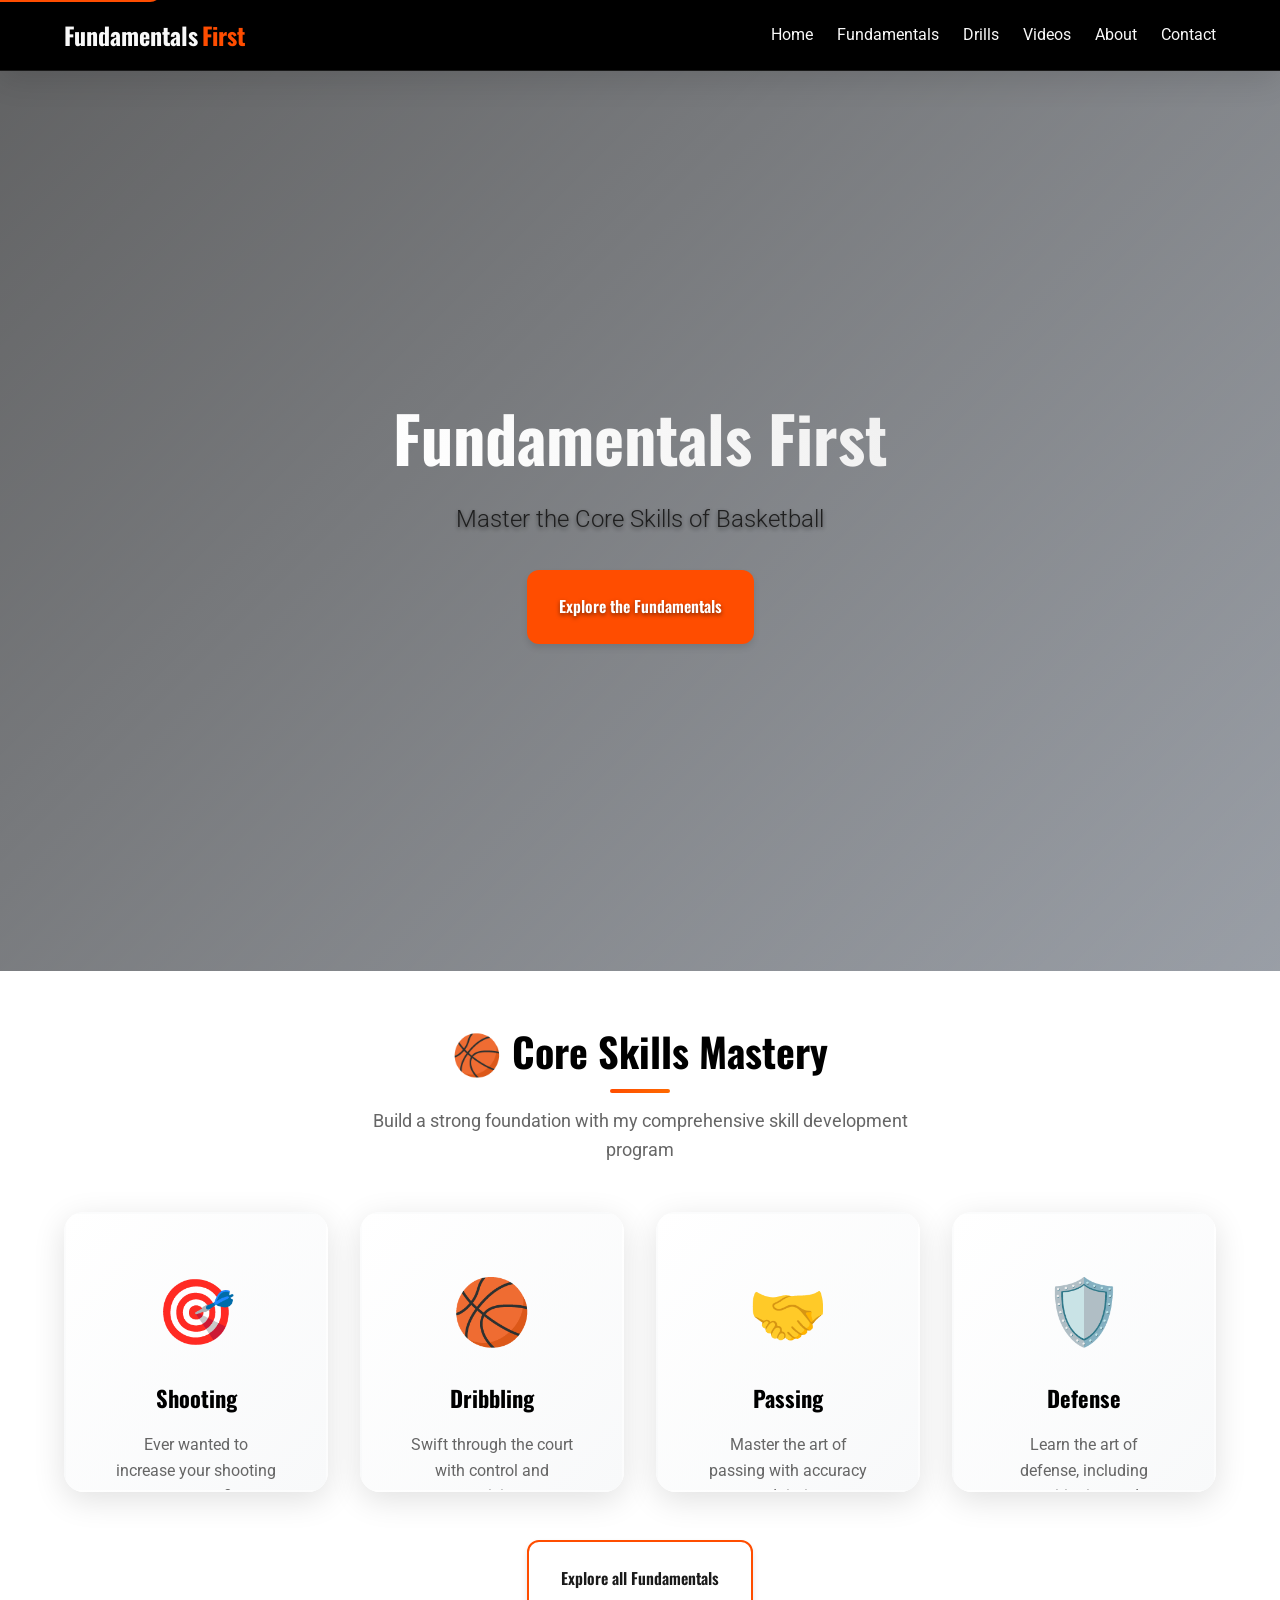
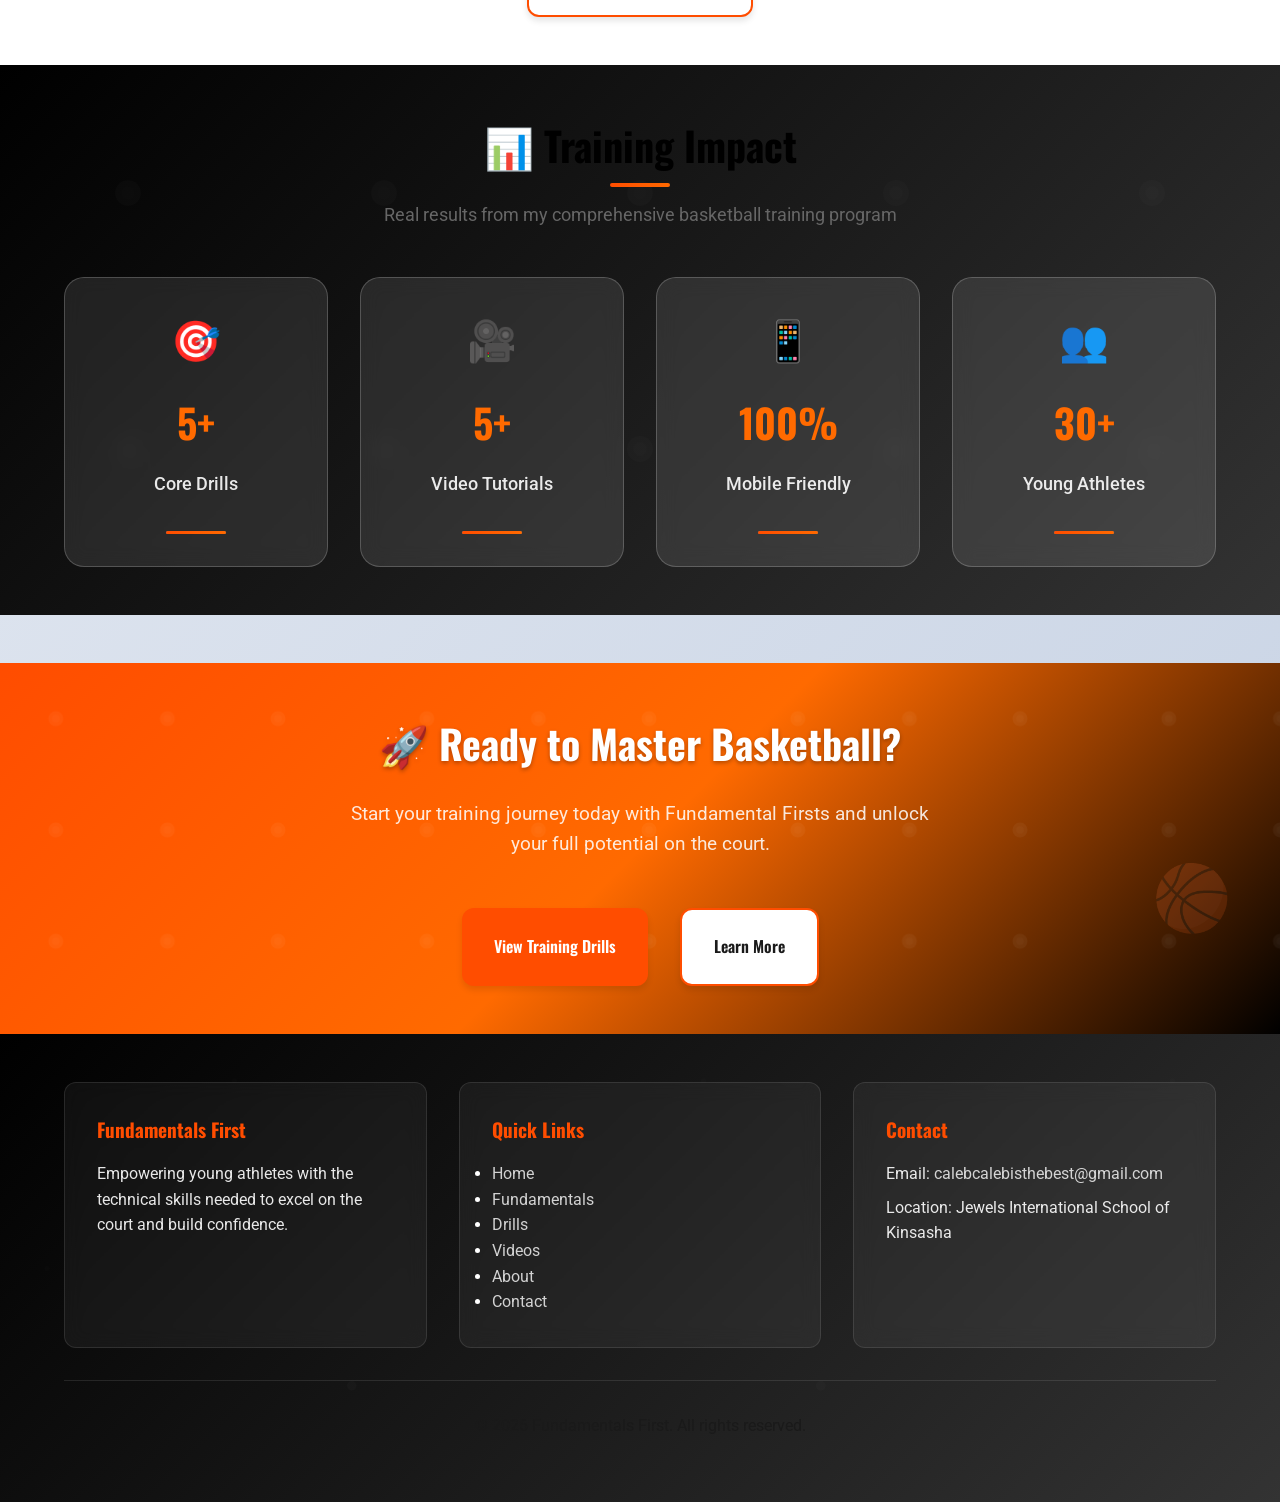
<file: index.html>
<!DOCTYPE html>
<html lang="en">
<head>
    <meta charset="UTF-8">
    <meta name="viewport" content="width=device-width, initial-scale=1.0">
    <title>Fundamentals First | Youth Basketball Training</title>
    <link rel="stylesheet" href="style.css">
    <link href="https://fonts.googleapis.com/css2?family=Oswald:wght@500;700&family=Roboto:wght@400;700&display=swap" rel="stylesheet">
</head>
<body>
    <!-- Skip Link for Accessibility -->
    <a href="#main-content" class="skip-link">Skip to main content</a>

    <!-- Navigation Bar -->
    <header class="header">
        <nav class="navbar">
            <div class="logo">Fundamentals<span>First</span></div>
            <ul class="nav-links" id="navLinks">
                <li><a href="index.html">Home</a></li>
                <li><a href="fundamentals.html">Fundamentals</a></li>
                <li><a href="drills.html">Drills</a></li>
                <li><a href="videos.html">Videos</a></li>
                <li><a href="about.html">About</a></li>
                <li><a href="contact.html">Contact</a></li>
            </ul>
            <div class="burger" id="burger">
                <div class="line1"></div>
                <div class="line2"></div>
                <div class="line3"></div>
            </div>
        </nav>
    </header>

    <main id="main-content">
        <!-- Hero Video Section -->
        <section class="hero-video">
            <video autoplay loop muted playsinline class="hero-video-bg">
                <source src="c:\Users\HP\Downloads\BASKETBALL FUNDAMENTALS VIDEO.mp4" type="video/mp4">
                Your browser does not support the video tag.
            </video>
            <div class="hero-overlay"></div>
            <div class="hero-content">
                <h1>Fundamentals First</h1>
                <p>Master the Core Skills of Basketball</p>
                <a href="fundamentals.html" class="btn btn-primary">Explore the Fundamentals</a>
            </div>
        </section>

        <!-- Featured Skills Preview -->
        <section class="featured-skills">
            <div class="container">
                <div class="section-header">
                    <h2>🏀 Core Skills Mastery</h2>
                    <p>Build a strong foundation with my comprehensive skill development program</p>
                </div>
                <div class="skills-preview-grid">
                    <div class="skill-card-preview">
                        <div class="skill-icon">🎯</div>
                        <div class="skill-content">
                            <h3>Shooting</h3>
                            <p>Ever wanted to increase your shooting accuracy?</p>
                            <a href="fundamentals.html#shooting" class="link-arrow">Learn More →</a>
                        </div>
                        <div class="skill-overlay"></div>
                    </div>
                    <div class="skill-card-preview">
                        <div class="skill-icon">🏀</div>
                        <div class="skill-content">
                            <h3>Dribbling</h3>
                            <p>Swift through the court with control and precision.</p>
                            <a href="fundamentals.html#dribbling" class="link-arrow">Learn More →</a>
                        </div>
                        <div class="skill-overlay"></div>
                    </div>
                    <div class="skill-card-preview">
                        <div class="skill-icon">🤝</div>
                        <div class="skill-content">
                            <h3>Passing</h3>
                            <p>Master the art of passing with accuracy and timing</p>
                            <a href="fundamentals.html#passing" class="link-arrow">Learn More →</a>
                        </div>
                        <div class="skill-overlay"></div>
                    </div>
                    <div class="skill-card-preview">
                        <div class="skill-icon">🛡️</div>
                        <div class="skill-content">
                            <h3>Defense</h3>
                            <p>Learn the art of defense, including positioning and blocking techniques</p>
                            <a href="fundamentals.html#defense" class="link-arrow">Learn More →</a>
                        </div>
                        <div class="skill-overlay"></div>
                    </div>
                </div>
                <div class="cta-section">
                    <a href="fundamentals.html" class="btn btn-secondary">Explore all Fundamentals</a>
                </div>
            </div>
        </section>

        <!-- Quick Stats -->
        <section class="stats-section">
            <div class="container">
                <div class="section-header">
                    <h2>📊 Training Impact</h2>
                    <p>Real results from my comprehensive basketball training program</p>
                </div>
                <div class="stats-grid">
                    <div class="stat-box">
                        <div class="stat-icon">🎯</div>
                        <h3>5+</h3>
                        <p>Core Drills</p>
                        <div class="stat-bar"></div>
                    </div>
                    <div class="stat-box">
                        <div class="stat-icon">🎥</div>
                        <h3>5+</h3>
                        <p>Video Tutorials</p>
                        <div class="stat-bar"></div>
                    </div>
                    <div class="stat-box">
                        <div class="stat-icon">📱</div>
                        <h3>100%</h3>
                        <p>Mobile Friendly</p>
                        <div class="stat-bar"></div>
                    </div>
                    <div class="stat-box">
                        <div class="stat-icon">👥</div>
                        <h3>30+</h3>
                        <p>Young Athletes</p>
                        <div class="stat-bar"></div>
                    </div>
                </div>
            </div>
        </section>

        <!-- Call to Action -->
        <section class="cta-banner">
            <div class="container">
                <div class="cta-content">
                    <h2>🚀 Ready to Master Basketball?</h2>
                    <p>Start your training journey today with Fundamental Firsts and unlock your full potential on the court.</p>
                    <div class="cta-buttons">
                        <a href="drills.html" class="btn btn-primary">View Training Drills</a>
                        <a href="about.html" class="btn btn-secondary">Learn More</a>
                    </div>
                </div>
                <div class="cta-decoration">
                    <div class="floating-basketball">🏀</div>
                </div>
            </div>
        </section>
    </main>

    <!-- Footer -->
    <footer class="footer">
        <div class="container">
            <div class="footer-content">
                <div class="footer-section">
                    <h3>Fundamentals First</h3>
                    <p>Empowering young athletes with the technical skills needed to excel on the court and build confidence.</p>
                </div>
                <div class="footer-section">
                    <h4>Quick Links</h4>
                    <ul>
                        <li><a href="index.html">Home</a></li>
                        <li><a href="fundamentals.html">Fundamentals</a></li>
                        <li><a href="drills.html">Drills</a></li>
                        <li><a href="videos.html">Videos</a></li>
                        <li><a href="about.html">About</a></li>
                        <li><a href="contact.html">Contact</a></li>
                    </ul>
                </div>
                <div class="footer-section">
                    <h4>Contact</h4>
                    <p>Email: <a href="mailto:info@fundamentalsfirst.com">calebcalebisthebest@gmail.com</a></p>
                    <p>Location: Jewels International School of Kinsasha</p>
                </div>
            </div>
            <div class="footer-bottom">
                <p>&copy; 2026 Fundamentals First. All rights reserved.</p>
            </div>
        </div>
    </footer>

    <script src="script.js"></script>

</body>
</html>
</file>
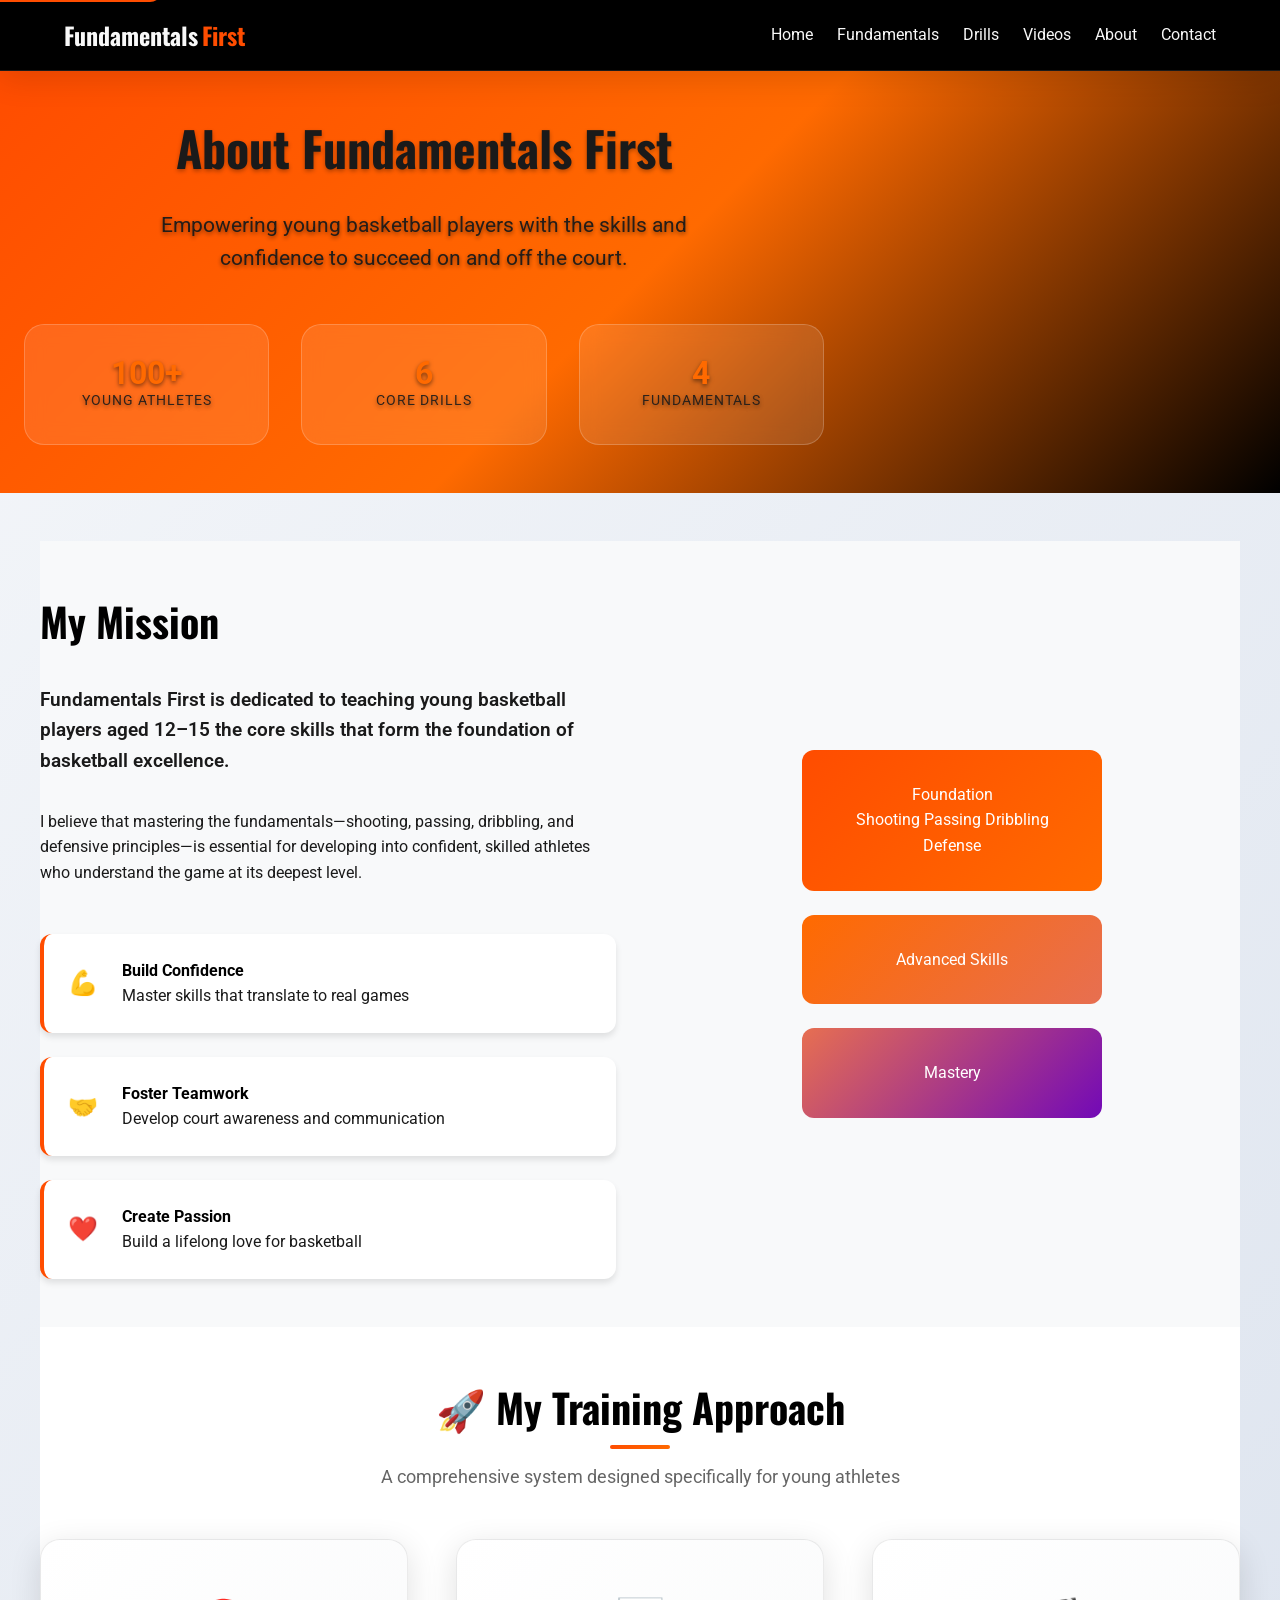
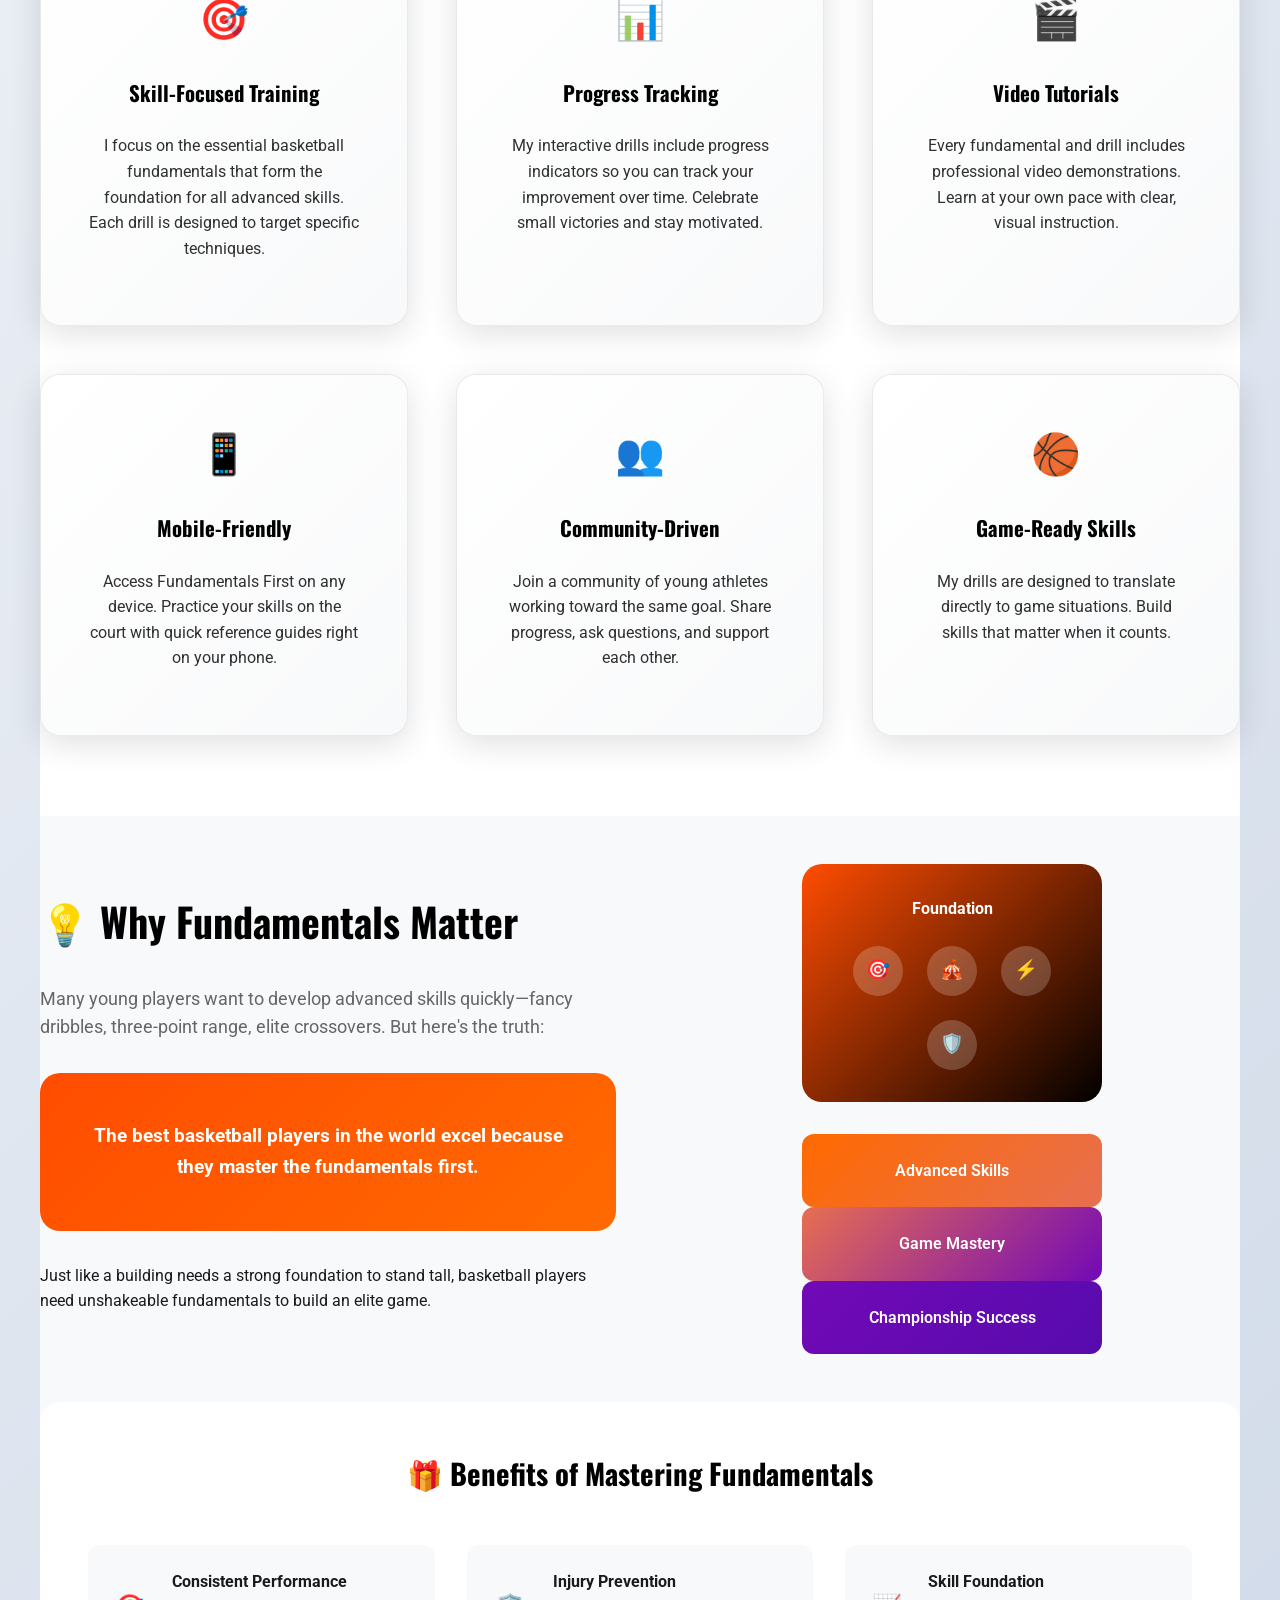
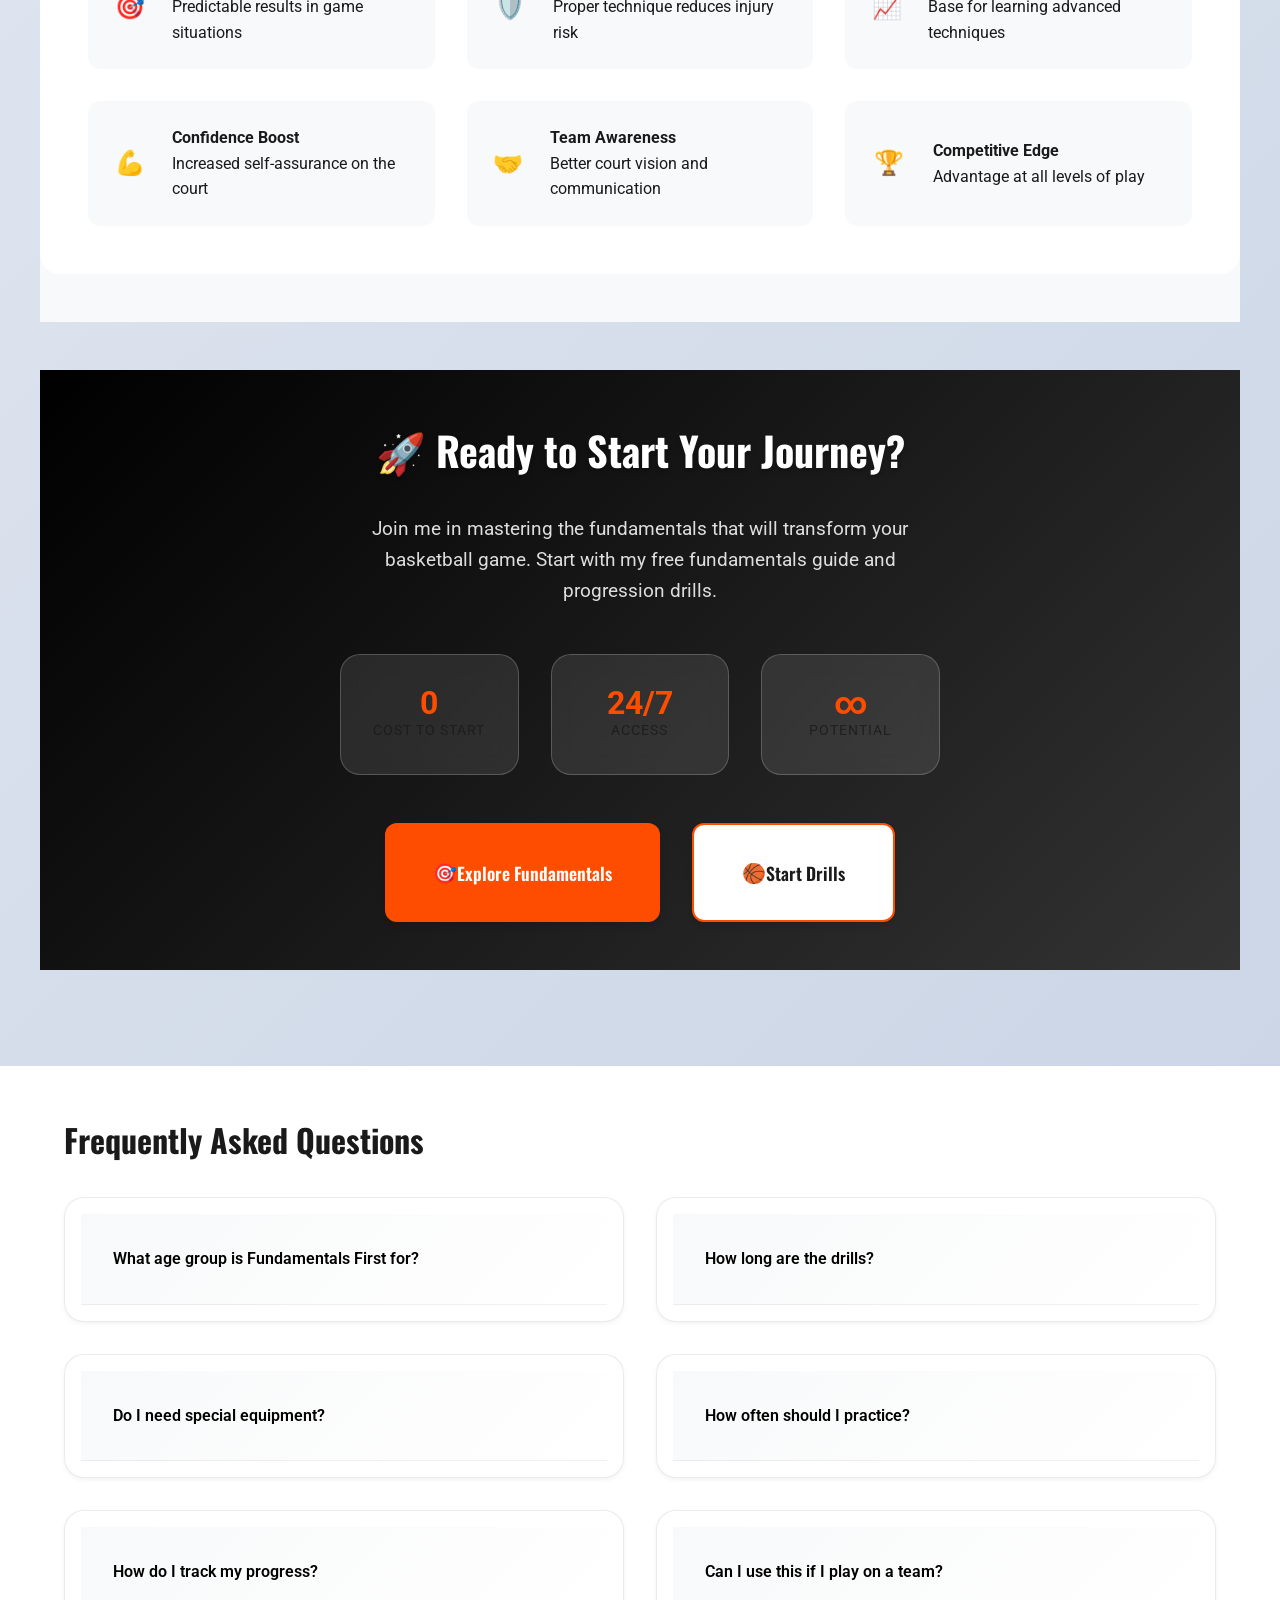
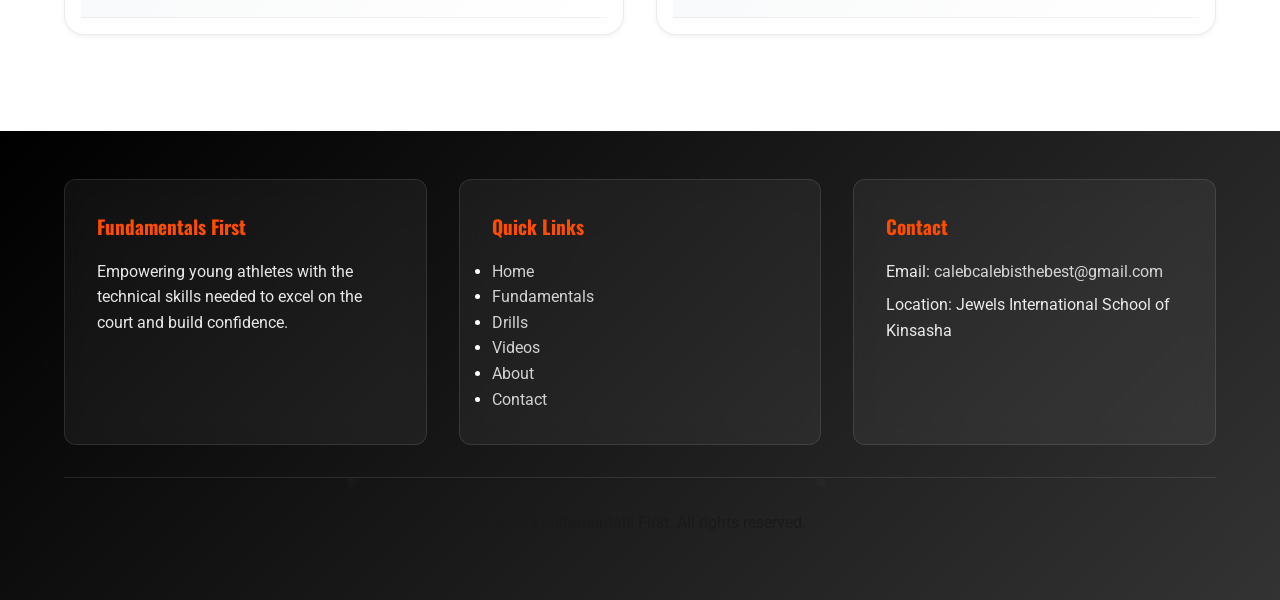
<file: about.html>
<!DOCTYPE html>
<html lang="en">
<head>
    <meta charset="UTF-8">
    <meta name="viewport" content="width=device-width, initial-scale=1.0">
    <title>About | Basketball Training</title>
    <link rel="stylesheet" href="style.css">
    <link href="https://fonts.googleapis.com/css2?family=Oswald:wght@500;700&family=Roboto:wght@400;700&display=swap" rel="stylesheet">
</head>
<body>
    <!-- Skip Link for Accessibility -->
    <a href="#main-content" class="skip-link">Skip to main content</a>

    <!-- Navigation Bar -->
    <header class="header">
        <nav class="navbar">
            <div class="logo">Fundamentals<span>First</span></div>
            <ul class="nav-links" id="navLinks">
                <li><a href="index.html">Home</a></li>
                <li><a href="fundamentals.html">Fundamentals</a></li>
                <li><a href="drills.html">Drills</a></li>
                <li><a href="videos.html">Videos</a></li>
                <li><a href="about.html">About</a></li>
                <li><a href="contact.html">Contact</a></li>
            </ul>
            <div class="burger" id="burger">
                <div class="line1"></div>
                <div class="line2"></div>
                <div class="line3"></div>
            </div>
        </nav>
    </header>

    <main id="main-content">
        <!-- About Hero Section -->
        <section class="about-hero">
            <div class="hero-content">
                <h1>About Fundamentals First</h1>
                <p class="hero-subtitle">Empowering young basketball players with the skills and confidence to succeed on and off the court.</p>
                <div class="hero-stats">
                    <div class="stat-item">
                        <div class="stat-number">100+</div>
                        <div class="stat-label">Young Athletes</div>
                    </div>
                    <div class="stat-item">
                        <div class="stat-number">6</div>
                        <div class="stat-label">Core Drills</div>
                    </div>
                    <div class="stat-item">
                        <div class="stat-number">4</div>
                        <div class="stat-label">Fundamentals</div>
                    </div>
                </div>
            </div>
        </section>

        <div class="container about-content">
            <!-- My Mission -->
            <section class="mission-section">
                <div class="mission-content">
                    <div class="mission-text">
                <h2>My Mission</h2>
                        <p class="mission-lead">Fundamentals First is dedicated to teaching young basketball players aged 12–15 the core skills that form the foundation of basketball excellence.</p>
                        <p>I believe that mastering the fundamentals—shooting, passing, dribbling, and defensive principles—is essential for developing into confident, skilled athletes who understand the game at its deepest level.</p>
                        <div class="mission-highlights">
                            <div class="highlight-item">
                                <div class="highlight-icon">💪</div>
                                <div class="highlight-text">
                                    <strong>Build Confidence</strong>
                                    <span>Master skills that translate to real games</span>
                                </div>
                            </div>
                            <div class="highlight-item">
                                <div class="highlight-icon">🤝</div>
                                <div class="highlight-text">
                                    <strong>Foster Teamwork</strong>
                                    <span>Develop court awareness and communication</span>
                                </div>
                            </div>
                            <div class="highlight-item">
                                <div class="highlight-icon">❤️</div>
                                <div class="highlight-text">
                                    <strong>Create Passion</strong>
                                    <span>Build a lifelong love for basketball</span>
                                </div>
                            </div>
                        </div>
                    </div>
                    <div class="mission-visual">
                        <div class="skill-pyramid">
                            <div class="pyramid-level foundation">
                                <span>Foundation</span>
                                <div class="level-skills">
                                    <span>Shooting</span>
                                    <span>Passing</span>
                                    <span>Dribbling</span>
                                    <span>Defense</span>
                                </div>
                            </div>
                            <div class="pyramid-level advanced">
                                <span>Advanced Skills</span>
                            </div>
                            <div class="pyramid-level mastery">
                                <span>Mastery</span>
                            </div>
                        </div>
                    </div>
                </div>
            </section>

            <!-- My Approach -->
            <section class="approach-section">
                <div class="section-header">
                    <h2>🚀 My Training Approach</h2>
                    <p class="section-subtitle">A comprehensive system designed specifically for young athletes</p>
                </div>
                <div class="approach-grid">
                    <div class="approach-card featured">
                        <div class="card-icon">🎯</div>
                        <h3>Skill-Focused Training</h3>
                        <p>I focus on the essential basketball fundamentals that form the foundation for all advanced skills. Each drill is designed to target specific techniques.</p>
                        <div class="card-accent"></div>
                    </div>
                    <div class="approach-card">
                        <div class="card-icon">📊</div>
                        <h3>Progress Tracking</h3>
                        <p>My interactive drills include progress indicators so you can track your improvement over time. Celebrate small victories and stay motivated.</p>
                    </div>
                    <div class="approach-card">
                        <div class="card-icon">🎬</div>
                        <h3>Video Tutorials</h3>
                        <p>Every fundamental and drill includes professional video demonstrations. Learn at your own pace with clear, visual instruction.</p>
                    </div>
                    <div class="approach-card">
                        <div class="card-icon">📱</div>
                        <h3>Mobile-Friendly</h3>
                        <p>Access Fundamentals First on any device. Practice your skills on the court with quick reference guides right on your phone.</p>
                    </div>
                    <div class="approach-card">
                        <div class="card-icon">👥</div>
                        <h3>Community-Driven</h3>
                        <p>Join a community of young athletes working toward the same goal. Share progress, ask questions, and support each other.</p>
                    </div>
                    <div class="approach-card">
                        <div class="card-icon">🏀</div>
                        <h3>Game-Ready Skills</h3>
                        <p>My drills are designed to translate directly to game situations. Build skills that matter when it counts.</p>
                    </div>
                </div>
            </section>

            <!-- Why Fundamentals Matter -->
            <section class="fundamentals-importance">
                <div class="importance-content">
                    <div class="importance-text">
                        <h2>💡 Why Fundamentals Matter</h2>
                        <p class="importance-lead">Many young players want to develop advanced skills quickly—fancy dribbles, three-point range, elite crossovers. But here's the truth:</p>
                        <blockquote class="importance-quote">
                            <strong>The best basketball players in the world excel because they master the fundamentals first.</strong>
                        </blockquote>
                        <p>Just like a building needs a strong foundation to stand tall, basketball players need unshakeable fundamentals to build an elite game.</p>
                    </div>
                    <div class="importance-visual">
                        <div class="building-analogy">
                            <div class="building-base">
                                <div class="foundation-layer">
                                    <span class="layer-label">Foundation</span>
                                    <div class="foundation-blocks">
                                        <div class="block shooting">🎯</div>
                                        <div class="block passing">🎪</div>
                                        <div class="block dribbling">⚡</div>
                                        <div class="block defense">🛡️</div>
                                    </div>
                                </div>
                            </div>
                            <div class="building-structure">
                                <div class="structure-level">Advanced Skills</div>
                                <div class="structure-level">Game Mastery</div>
                                <div class="structure-level">Championship Success</div>
                            </div>
                        </div>
                    </div>
                </div>
                <div class="benefits-section">
                    <h3>🎁 Benefits of Mastering Fundamentals</h3>
                    <div class="benefits-grid">
                        <div class="benefit-item">
                            <div class="benefit-icon">🎯</div>
                            <div class="benefit-text">
                                <strong>Consistent Performance</strong>
                                <span>Predictable results in game situations</span>
                            </div>
                        </div>
                        <div class="benefit-item">
                            <div class="benefit-icon">🛡️</div>
                            <div class="benefit-text">
                                <strong>Injury Prevention</strong>
                                <span>Proper technique reduces injury risk</span>
                            </div>
                        </div>
                        <div class="benefit-item">
                            <div class="benefit-icon">📈</div>
                            <div class="benefit-text">
                                <strong>Skill Foundation</strong>
                                <span>Base for learning advanced techniques</span>
                            </div>
                        </div>
                        <div class="benefit-item">
                            <div class="benefit-icon">💪</div>
                            <div class="benefit-text">
                                <strong>Confidence Boost</strong>
                                <span>Increased self-assurance on the court</span>
                            </div>
                        </div>
                        <div class="benefit-item">
                            <div class="benefit-icon">🤝</div>
                            <div class="benefit-text">
                                <strong>Team Awareness</strong>
                                <span>Better court vision and communication</span>
                            </div>
                        </div>
                        <div class="benefit-item">
                            <div class="benefit-icon">🏆</div>
                            <div class="benefit-text">
                                <strong>Competitive Edge</strong>
                                <span>Advantage at all levels of play</span>
                            </div>
                        </div>
                    </div>
                </div>
            </section>

            <!-- Call to Action -->
            <section class="about-cta">
                <div class="cta-content">
                    <h2>🚀 Ready to Start Your Journey?</h2>
                    <p>Join me in mastering the fundamentals that will transform your basketball game. Start with my free fundamentals guide and progression drills.</p>
                    <div class="cta-stats">
                        <div class="cta-stat">
                            <div class="stat-number">0</div>
                            <div class="stat-label">Cost to Start</div>
                        </div>
                        <div class="cta-stat">
                            <div class="stat-number">24/7</div>
                            <div class="stat-label">Access</div>
                        </div>
                        <div class="cta-stat">
                            <div class="stat-number">∞</div>
                            <div class="stat-label">Potential</div>
                        </div>
                    </div>
                    <div class="cta-buttons">
                        <a href="fundamentals.html" class="btn btn-primary btn-large">
                            <span class="btn-icon">🎯</span>
                            Explore Fundamentals
                        </a>
                        <a href="drills.html" class="btn btn-secondary btn-large">
                            <span class="btn-icon">🏀</span>
                            Start Drills
                        </a>
                    </div>
                </div>
            </section>
        </div>

        <!-- FAQ Section -->
        <section class="faq-section">
            <div class="container">
                <h2>Frequently Asked Questions</h2>
                <div class="faq-grid">
                    <details class="faq-item">
                        <summary>What age group is Fundamentals First for?</summary>
                        <p>Fundamentals First is designed for basketball players aged 12–15, though older players can certainly benefit from practicing fundamentals. The drills and explanations are tailored for this age group's development level.</p>
                    </details>
                    <details class="faq-item">
                        <summary>How long are the drills?</summary>
                        <p>Most drills take 10–20 minutes to complete. This length is ideal for developing technique without overwhelming beginner players. You can do one or more drills per training session.</p>
                    </details>
                    <details class="faq-item">
                        <summary>Do I need special equipment?</summary>
                        <p>No. Most drills require only a basketball, a hoop, and open space. Some drills benefit from a wall or partner, but everything is optional and adaptable.</p>
                    </details>
                    <details class="faq-item">
                        <summary>How often should I practice?</summary>
                        <p>For best results, practice at least 3-4 times per week. Consistency matters more than duration. Regular, focused practice beats occasional intense sessions.</p>
                    </details>
                    <details class="faq-item">
                        <summary>How do I track my progress?</summary>
                        <p>Each drill has a completion checkbox. Use my progress tracker to see how many drills you've completed and set goals for improvement.</p>
                    </details>
                    <details class="faq-item">
                        <summary>Can I use this if I play on a team?</summary>
                        <p>Absolutely! Many players use my drills as supplementary training to improve specific skills or work on weaknesses identified by their team coach.</p>
                    </details>
                </div>
            </div>
        </section>
    </main>

    <!-- Footer -->
    <footer class="footer">
        <div class="container">
            <div class="footer-content">
                <div class="footer-section">
                    <h3>Fundamentals First</h3>
                    <p>Empowering young athletes with the technical skills needed to excel on the court and build confidence.</p>
                </div>
                <div class="footer-section">
                    <h4>Quick Links</h4>
                    <ul>
                        <li><a href="index.html">Home</a></li>
                        <li><a href="fundamentals.html">Fundamentals</a></li>
                        <li><a href="drills.html">Drills</a></li>
                        <li><a href="videos.html">Videos</a></li>
                        <li><a href="about.html">About</a></li>
                        <li><a href="contact.html">Contact</a></li>
                    </ul>
                </div>
                <div class="footer-section">
                    <h4>Contact</h4>
                    <p>Email: <a href="mailto:info@fundamentalsfirst.com">calebcalebisthebest@gmail.com</a></p>
                    <p>Location: Jewels International School of Kinsasha</p>
                </div>
            </div>
            <div class="footer-bottom">
                <p>&copy; 2026 Fundamentals First. All rights reserved.</p>
            </div>
        </div>
    </footer>

    <script src="script.js"></script>
</body>
</html>
</file>
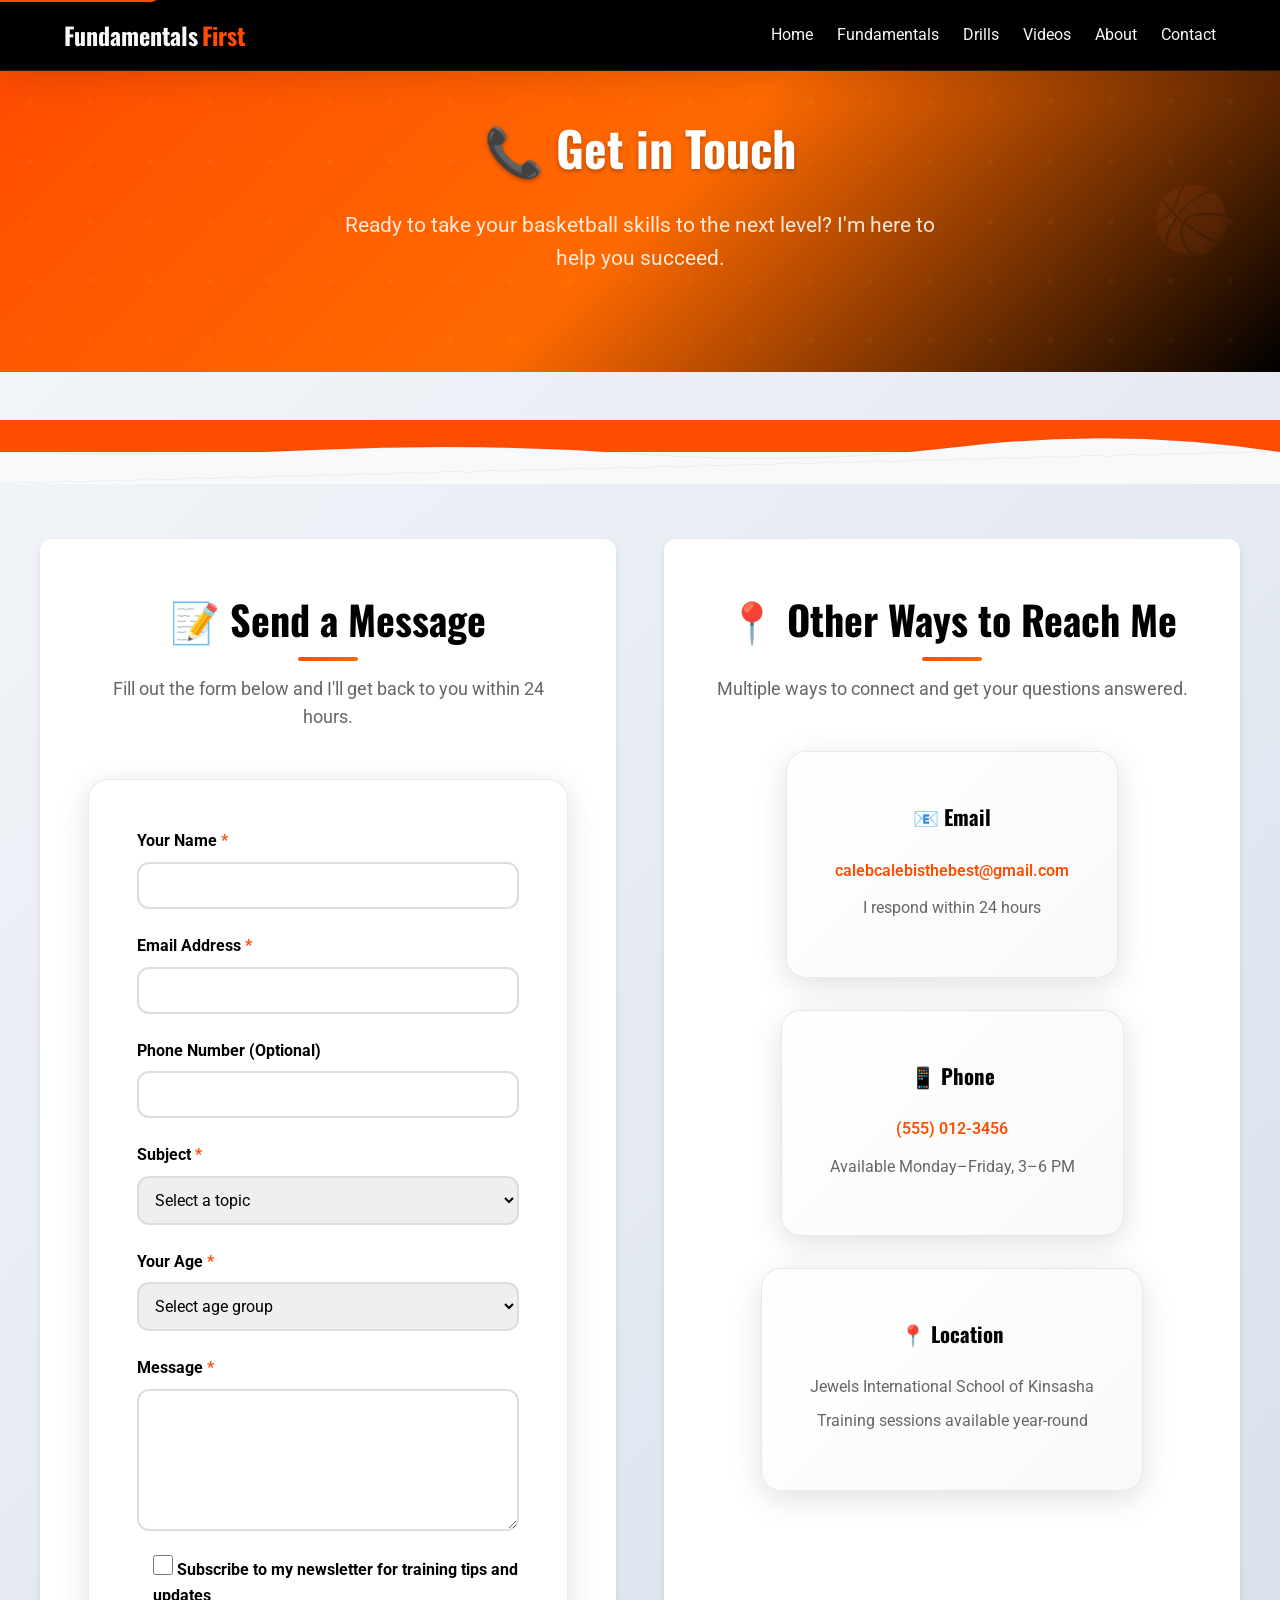
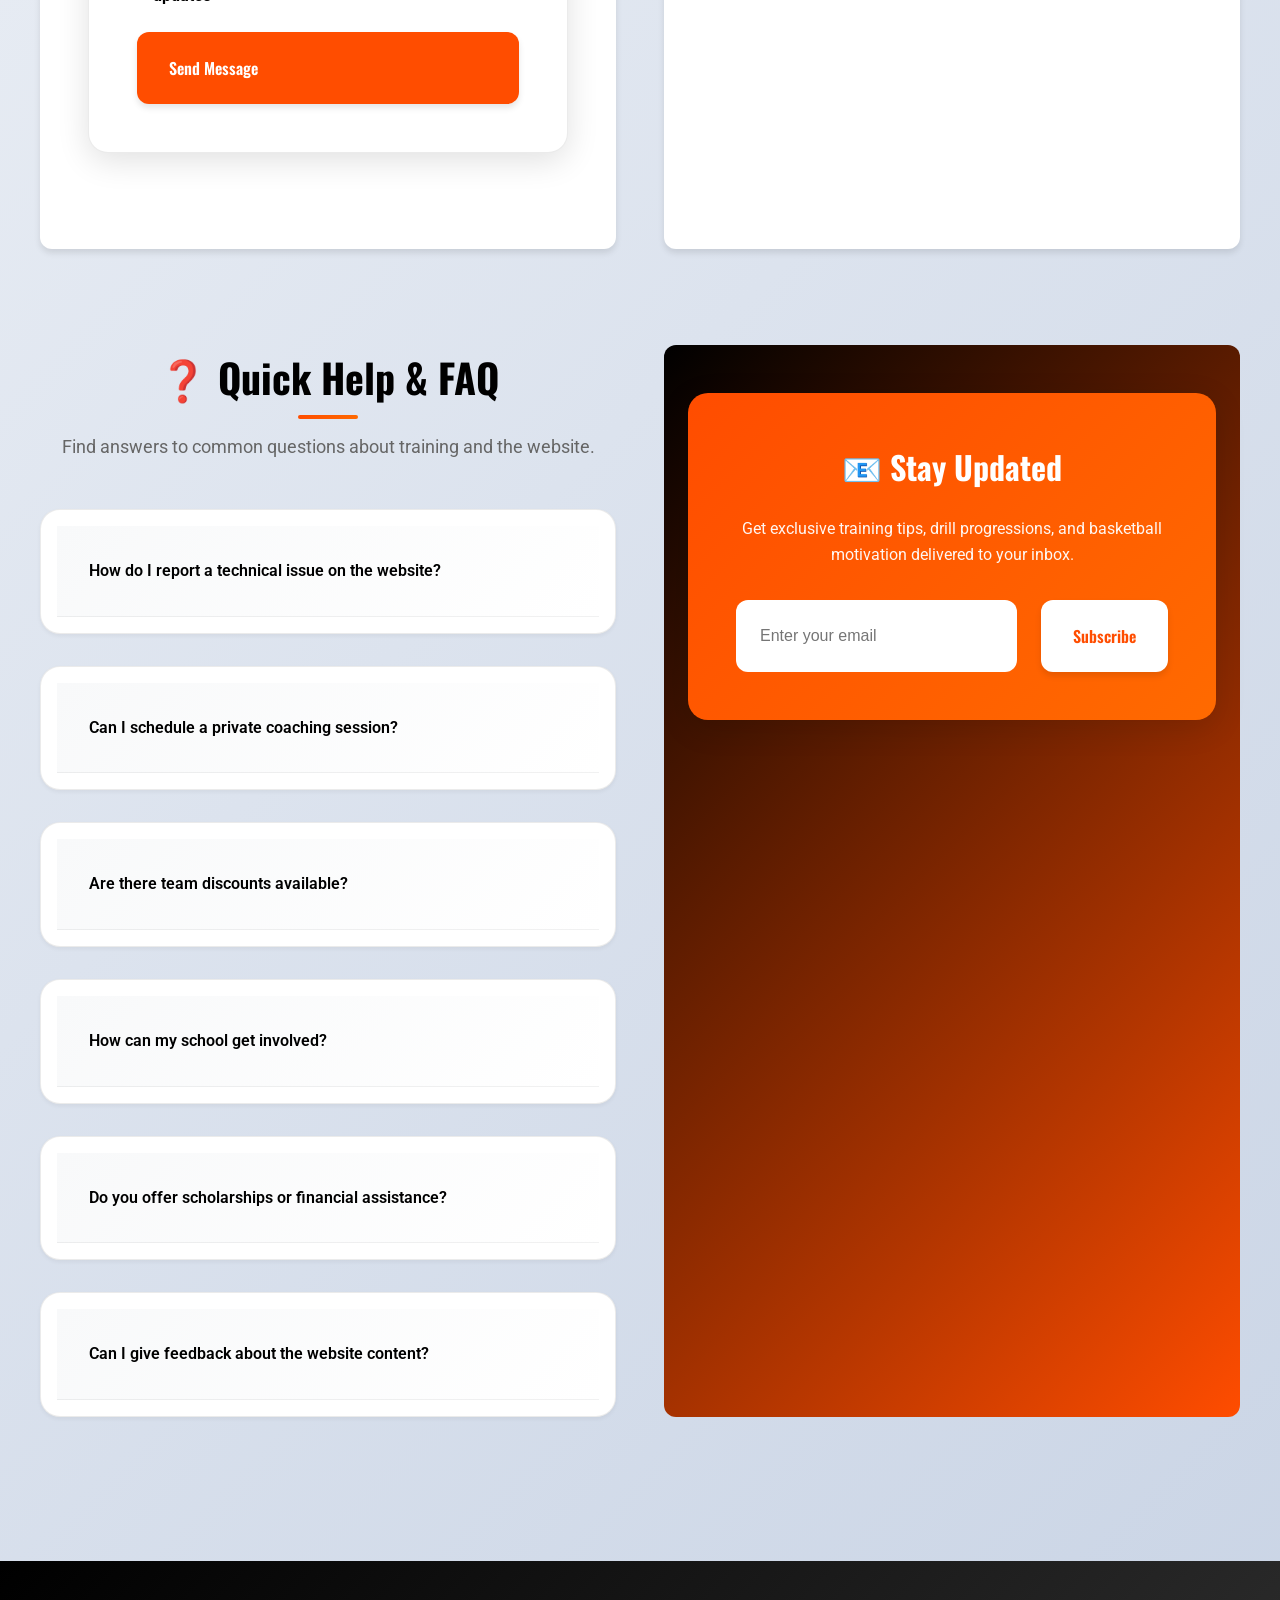
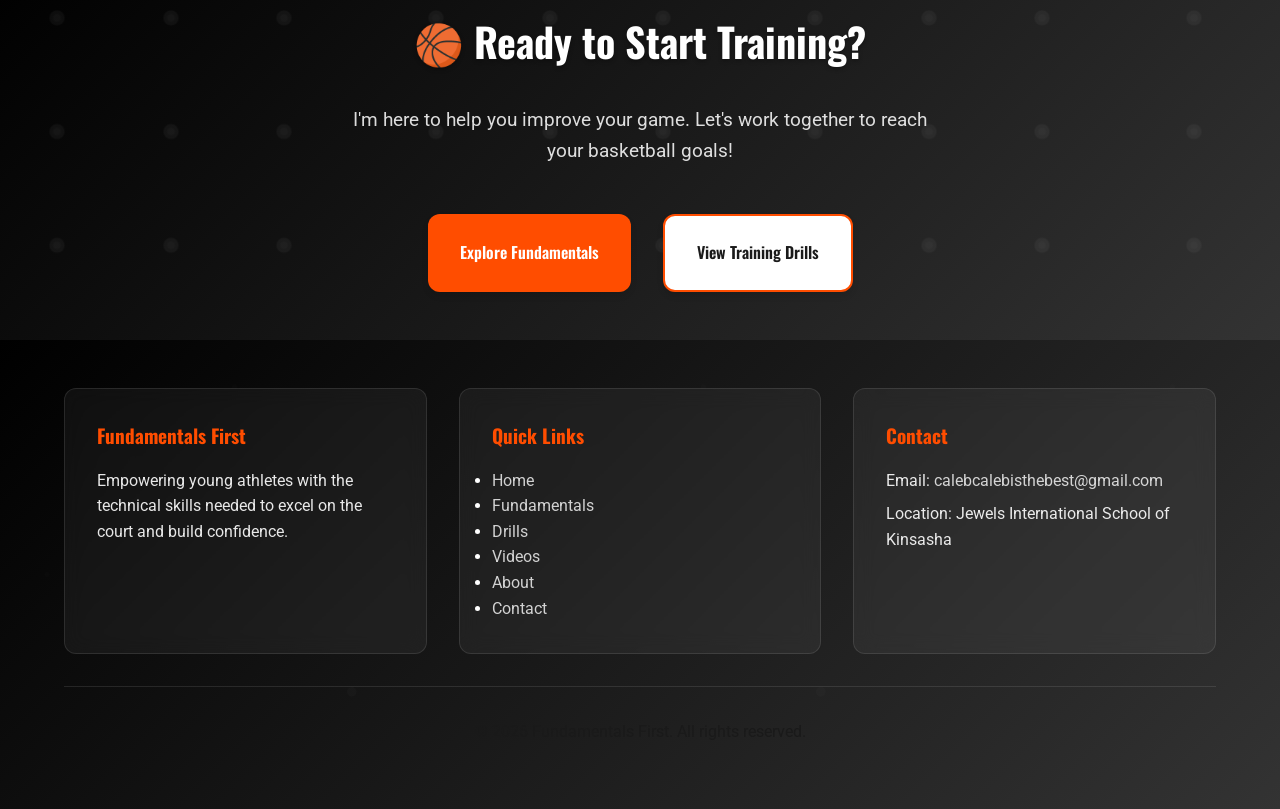
<file: contact.html>
<!DOCTYPE html>
<html lang="en">
<head>
    <meta charset="UTF-8">
    <meta name="viewport" content="width=device-width, initial-scale=1.0">
    <title>Contact | Basketball Training</title>
    <link rel="stylesheet" href="style.css">
    <link href="https://fonts.googleapis.com/css2?family=Oswald:wght@500;700&family=Roboto:wght@400;700&display=swap" rel="stylesheet">
</head>
<body>
    <!-- Skip Link for Accessibility -->
    <a href="#main-content" class="skip-link">Skip to main content</a>

    <!-- Navigation Bar -->
    <header class="header">
        <nav class="navbar">
            <div class="logo">Fundamentals<span>First</span></div>
            <ul class="nav-links" id="navLinks">
                <li><a href="index.html">Home</a></li>
                <li><a href="fundamentals.html">Fundamentals</a></li>
                <li><a href="drills.html">Drills</a></li>
                <li><a href="videos.html">Videos</a></li>
                <li><a href="about.html">About</a></li>
                <li><a href="contact.html">Contact</a></li>
            </ul>
            <div class="burger" id="burger">
                <div class="line1"></div>
                <div class="line2"></div>
                <div class="line3"></div>
            </div>
        </nav>
    </header>

    <main id="main-content">
        <!-- Page Header -->
        <section class="page-header contact-header">
            <div class="header-content">
                <h1>📞 Get in Touch</h1>
                <p>Ready to take your basketball skills to the next level? I'm here to help you succeed.</p>
                <div class="header-decoration">
                    <div class="contact-icon">🏀</div>
                </div>
            </div>
        </section>

        <!-- Torn Paper Divider -->
        <div class="section-divider primary-to-light">
          <svg class="torn-paper-svg" viewBox="0 0 1200 60" preserveAspectRatio="none">
            <defs>
              <linearGradient id="contactGradient1" x1="0%" y1="0%" x2="100%" y2="0%">
                <stop offset="0%" stop-color="hsl(18, 100%, 50%)" />
                <stop offset="100%" stop-color="#f8f9fa" />
              </linearGradient>
              <filter id="contactShadow1" x="-50%" y="-50%" width="200%" height="200%">
                <feDropShadow dx="0" dy="2" stdDeviation="2" flood-color="rgba(0,0,0,0.1)"/>
              </filter>
            </defs>
            <!-- Top section background -->
            <rect width="1200" height="30" fill="hsl(18, 100%, 50%)"/>
            <!-- Bottom section background -->
            <rect y="30" width="1200" height="30" fill="#f8f9fa"/>
            <!-- Torn paper path -->
            <path d="M0,30 Q150,35 300,28 T600,32 T900,25 T1200,30 L1200,60 L0,60 Z"
                  fill="#f8f9fa"
                  filter="url(#contactShadow1)"/>
            <!-- Ripped edge detail -->
            <path d="M0,30 Q150,35 300,28 T600,32 T900,25 T1200,30 Q1180,28 1160,31 Q1140,29 1120,32 Q1100,30 1080,33 Q1060,31 1040,34 Q1020,32 1000,35 Q980,33 960,36 Q940,34 920,37 Q900,35 880,38 Q860,36 840,39 Q820,37 800,40 Q780,38 760,41 Q740,39 720,42 Q700,40 680,43 Q660,41 640,44 Q620,42 600,45 Q580,43 560,46 Q540,44 520,47 Q500,45 480,48 Q460,46 440,49 Q420,47 400,50 Q380,48 360,51 Q340,49 320,52 Q300,50 280,53 Q260,51 240,54 Q220,52 200,55 Q180,53 160,56 Q140,54 120,57 Q100,55 80,58 Q60,56 40,59 Q20,57 0,60"
                  stroke="rgba(0,0,0,0.1)"
                  stroke-width="0.5"
                  fill="none"/>
          </svg>
        </div>

        <div class="container contact-container">
            <!-- Contact Form Section -->
            <section class="contact-form-section">
                <div class="section-header">
                    <h2>📝 Send a Message</h2>
                    <p>Fill out the form below and I'll get back to you within 24 hours.</p>
                </div>
                <div class="contact-form-card">
                    <form id="contactForm" class="contact-form" novalidate>
                    <div class="form-group">
                        <label for="name">Your Name <span class="required">*</span></label>
                        <input type="text" id="name" name="name" required>
                        <span class="error-message" id="name-error"></span>
                    </div>

                    <div class="form-group">
                        <label for="email">Email Address <span class="required">*</span></label>
                        <input type="email" id="email" name="email" required>
                        <span class="error-message" id="email-error"></span>
                    </div>

                    <div class="form-group">
                        <label for="phone">Phone Number (Optional)</label>
                        <input type="tel" id="phone" name="phone">
                        <span class="error-message" id="phone-error"></span>
                    </div>

                    <div class="form-group">
                        <label for="subject">Subject <span class="required">*</span></label>
                        <select id="subject" name="subject" required>
                            <option value="">Select a topic</option>
                            <option value="question">General Question</option>
                            <option value="feedback">Feedback</option>
                            <option value="training">Training Inquiry</option>
                            <option value="partnership">Partnership Opportunity</option>
                            <option value="issue">Report an Issue</option>
                            <option value="other">Other</option>
                        </select>
                        <span class="error-message" id="subject-error"></span>
                    </div>

                    <div class="form-group">
                        <label for="age">Your Age <span class="required">*</span></label>
                        <select id="age" name="age" required>
                            <option value="">Select age group</option>
                            <option value="under-12">Under 12</option>
                            <option value="12-15">12-15 years</option>
                            <option value="16-18">16-18 years</option>
                            <option value="18-plus">18+ (Parent/Coach)</option>
                        </select>
                        <span class="error-message" id="age-error"></span>
                    </div>

                    <div class="form-group">
                        <label for="message">Message <span class="required">*</span></label>
                        <textarea id="message" name="message" rows="6" required></textarea>
                        <span class="error-message" id="message-error"></span>
                    </div>

                    <div class="form-group checkbox">
                        <label for="newsletter">
                            <input type="checkbox" id="newsletter" name="newsletter">
                            Subscribe to my newsletter for training tips and updates
                        </label>
                    </div>

                    <button type="submit" class="btn btn-primary">Send Message</button>
                    <div class="form-success" id="formSuccess" style="display: none;">
                        <p>✓ Thank you for your message! We'll get back to you soon.</p>
                    </div>
                </form>
            </section>

            <!-- Contact Information Section -->
            <section class="contact-info-section">
                <div class="section-header">
                    <h2>📍 Other Ways to Reach Me</h2>
                    <p>Multiple ways to connect and get your questions answered.</p>
                </div>

                <div class="contact-info-grid">
                    <div class="contact-info-card">
                        <h3>📧 Email</h3>
                        <p><a href="mailto:info@fundamentalsfirst.com">calebcalebisthebest@gmail.com</a></p>
                        <p>I respond within 24 hours</p>
                    </div>

                    <div class="contact-info-card">
                        <h3>📱 Phone</h3>
                        <p><a href="tel:555-0123">(555) 012-3456</a></p>
                        <p>Available Monday–Friday, 3–6 PM</p>
                    </div>

                    <div class="contact-info-card">
                        <h3>📍 Location</h3>
                        <p>Jewels International School of Kinsasha</p>
                        <p>Training sessions available year-round</p>
                    </div>
                </div>
            </section>

            <!-- FAQ Section in Contact -->
            <section class="contact-faq">
                <div class="section-header">
                    <h2>❓ Quick Help & FAQ</h2>
                    <p>Find answers to common questions about training and the website.</p>
                </div>
                <div class="faq-grid">
                    <details class="faq-item">
                        <summary>How do I report a technical issue on the website?</summary>
                        <p>Please use the contact form above and select "Report an Issue" as your subject. Provide as much detail as possible about what you experienced.</p>
                    </details>
                    <details class="faq-item">
                        <summary>Can I schedule a private coaching session?</summary>
                        <p>Yes! Contact us about private training availability. I offer sessions for individual players and small groups at my facility and other locations.</p>
                    </details>
                    <details class="faq-item">
                        <summary>Are there team discounts available?</summary>
                        <p>We offer special rates for full teams and school programs. Contact us to discuss partnership opportunities.</p>
                    </details>
                    <details class="faq-item">
                        <summary>How can my school get involved?</summary>
                        <p>Schools can partner with Fundamentals First for after-school programs, team development, and special clinics. Reach out to discuss possibilities.</p>
                    </details>
                    <details class="faq-item">
                        <summary>Do you offer scholarships or financial assistance?</summary>
                        <p>We believe every young athlete deserves access to quality training. Contact us to discuss financial arrangements and scholarship opportunities.</p>
                    </details>
                    <details class="faq-item">
                        <summary>Can I give feedback about the website content?</summary>
                        <p>Absolutely! I'd love to hear your suggestions. Use the feedback option in my contact form to help me improve your experience.</p>
                    </details>
                </div>
            </section>

            <!-- Newsletter Signup -->
            <section class="newsletter-section">
                <div class="newsletter-card">
                    <div class="newsletter-content">
                        <h2>📧 Stay Updated</h2>
                        <p>Get exclusive training tips, drill progressions, and basketball motivation delivered to your inbox.</p>
                        <form id="newsletterForm" class="newsletter-form" novalidate>
                        <input type="email" id="newsletter-email" name="newsletter-email" placeholder="Enter your email" required>
                        <button type="submit" class="btn btn-secondary">Subscribe</button>
                        <div class="newsletter-success" id="newsletterSuccess" style="display: none;">
                            ✓ Thanks for subscribing!
                        </div>
                    </form>
                </div>
            </section>
        </div>

        <!-- Call to Action -->
        <section class="cta-banner contact-cta">
            <div class="container">
                <div class="cta-content">
                    <h2>🏀 Ready to Start Training?</h2>
                    <p>I'm here to help you improve your game. Let's work together to reach your basketball goals!</p>
                    <div class="cta-buttons">
                        <a href="fundamentals.html" class="btn btn-primary">Explore Fundamentals</a>
                        <a href="drills.html" class="btn btn-secondary">View Training Drills</a>
                    </div>
                </div>
            </div>
        </section>
    </main>

    <!-- Footer -->
    <footer class="footer">
        <div class="container">
            <div class="footer-content">
                <div class="footer-section">
                    <h3>Fundamentals First</h3>
                    <p>Empowering young athletes with the technical skills needed to excel on the court and build confidence.</p>
                </div>
                <div class="footer-section">
                    <h4>Quick Links</h4>
                    <ul>
                        <li><a href="index.html">Home</a></li>
                        <li><a href="fundamentals.html">Fundamentals</a></li>
                        <li><a href="drills.html">Drills</a></li>
                        <li><a href="videos.html">Videos</a></li>
                        <li><a href="about.html">About</a></li>
                        <li><a href="contact.html">Contact</a></li>
                    </ul>
                </div>
                <div class="footer-section">
                    <h4>Contact</h4>
                    <p>Email: <a href="mailto:info@fundamentalsfirst.com">calebcalebisthebest@gmail.com</a></p>
                    <p>Location: Jewels International School of Kinsasha</p>
                </div>
            </div>
            <div class="footer-bottom">
                <p>&copy; 2026 Fundamentals First. All rights reserved.</p>
            </div>
        </div>
    </footer>

    <script src="script.js"></script>
</body>
</html>
</file>
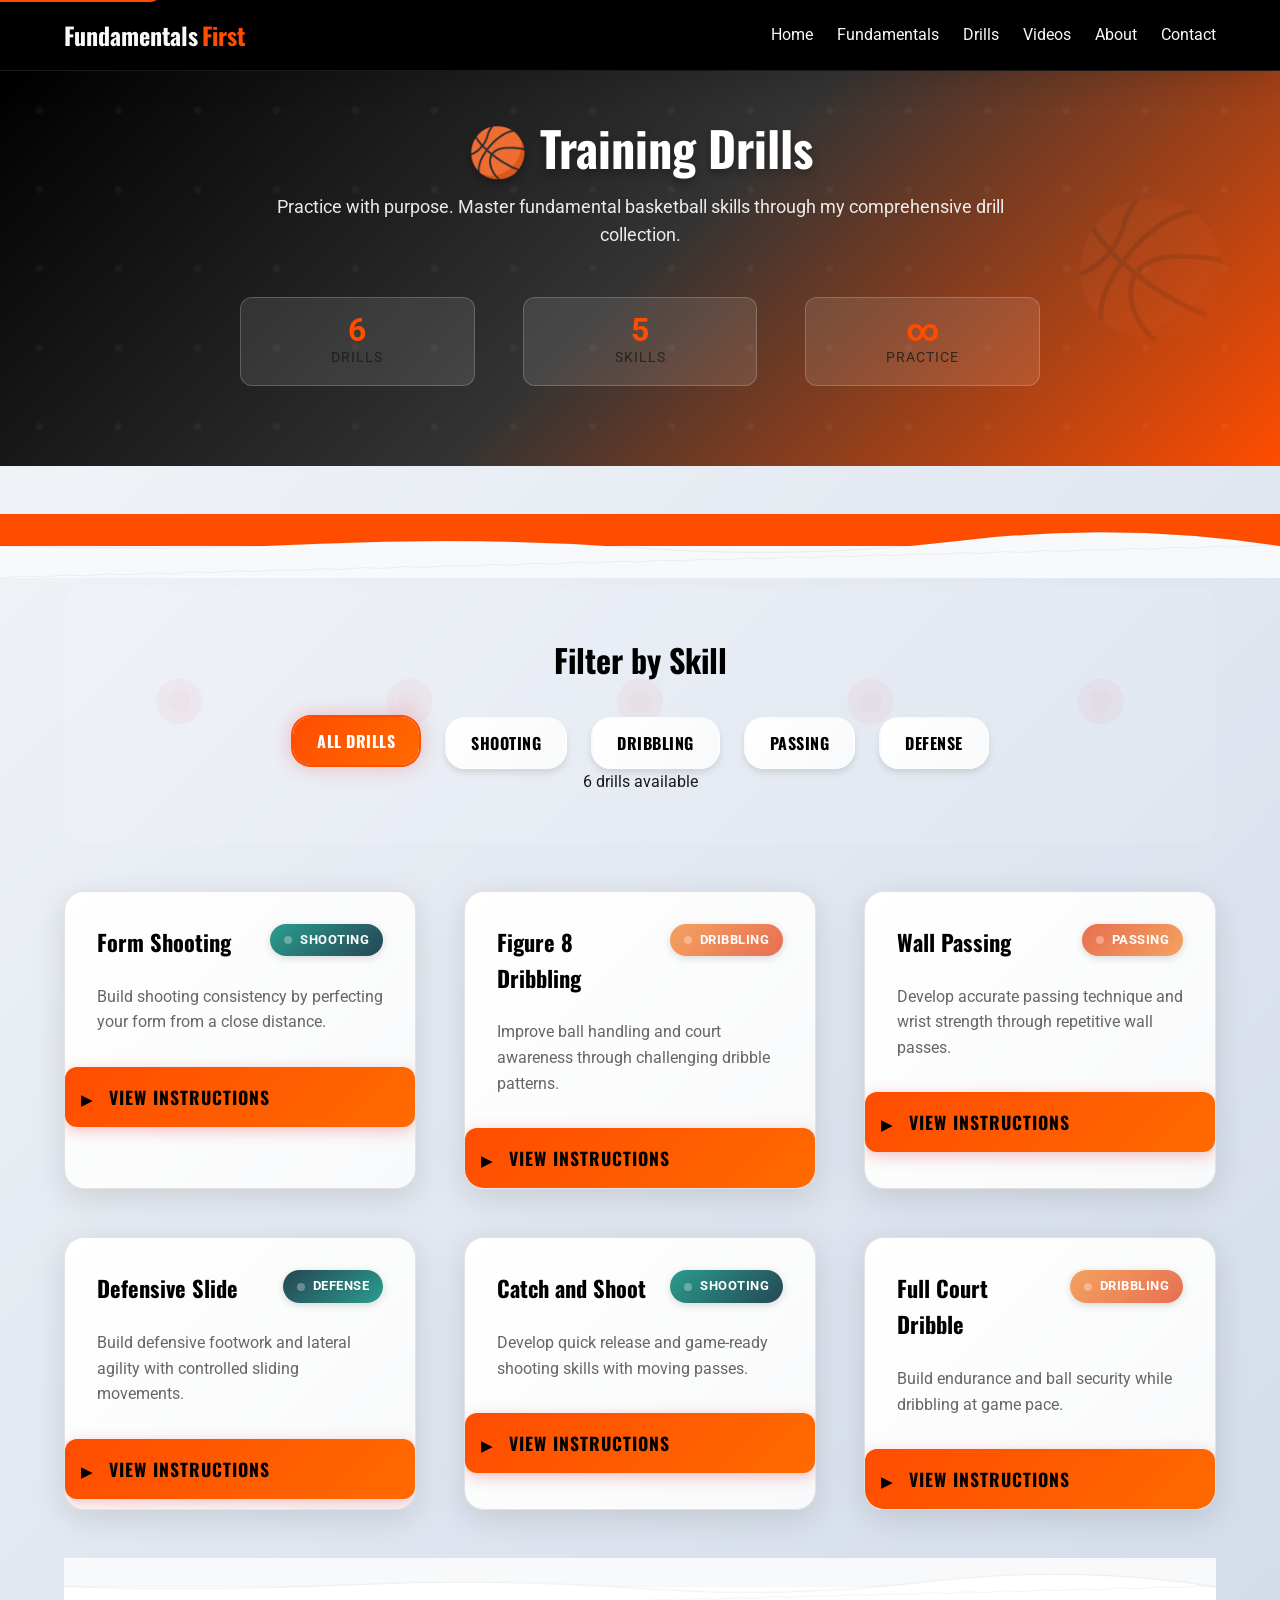
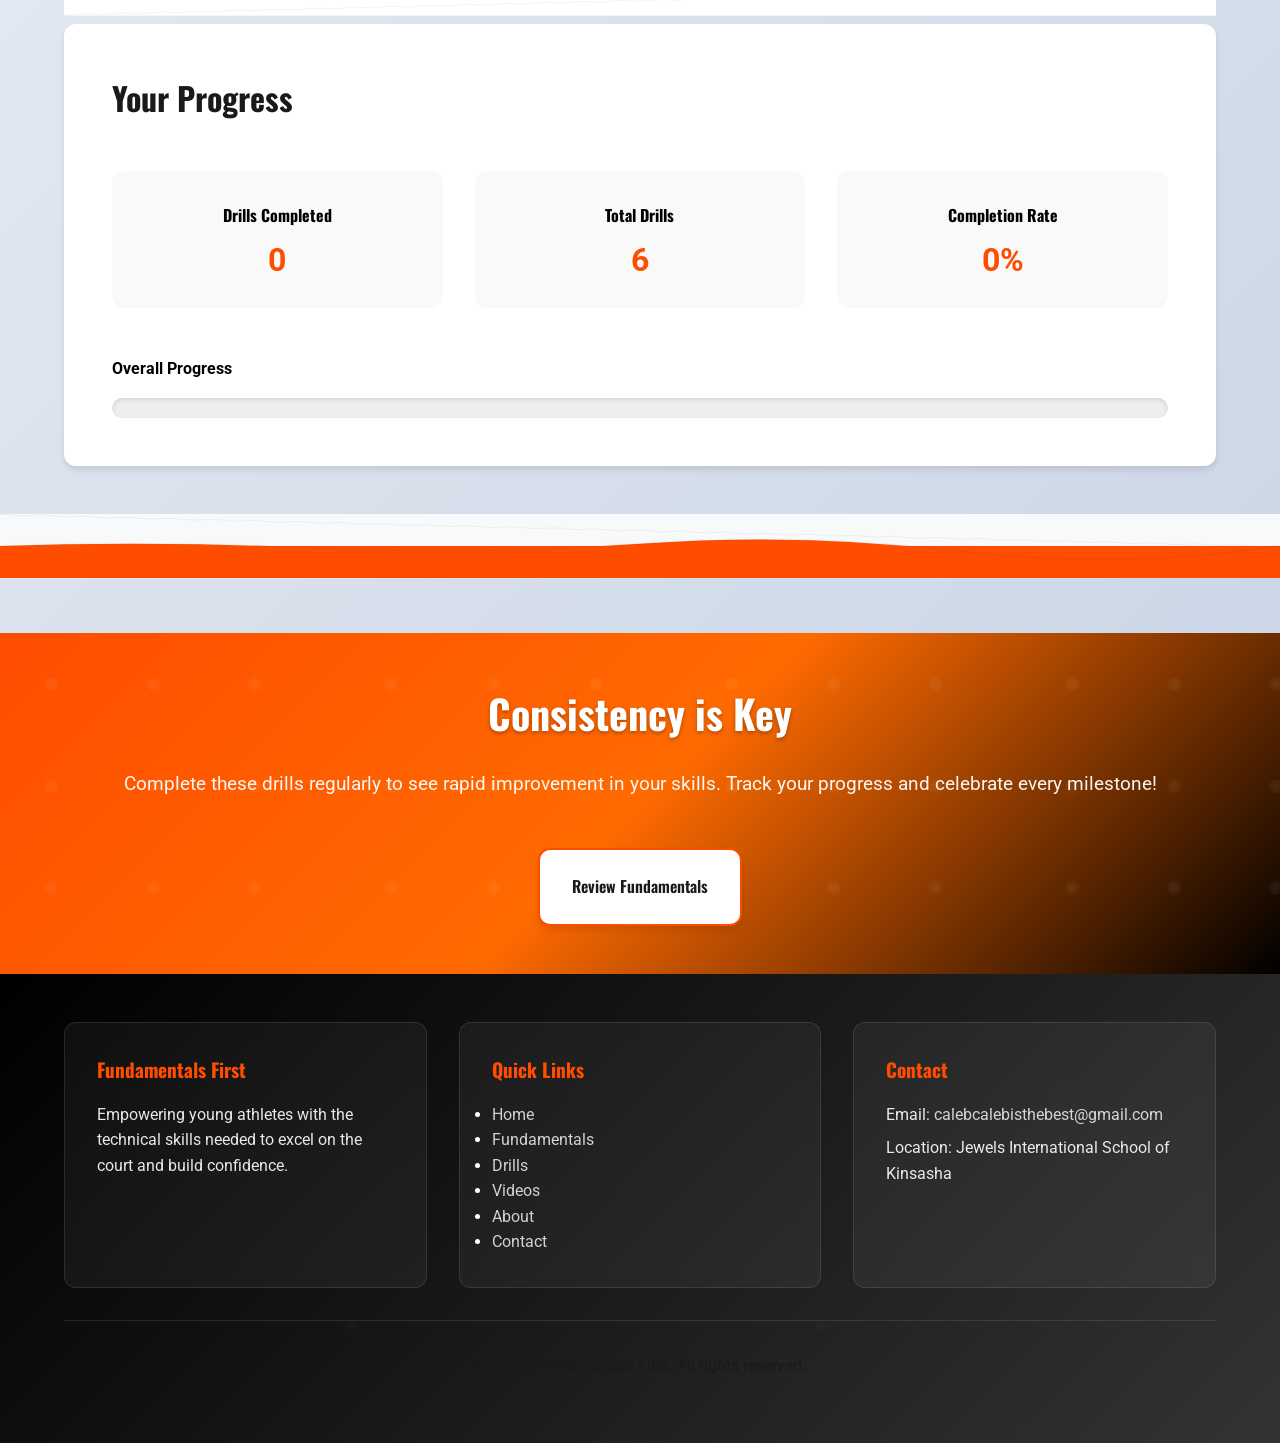
<file: drills.html>
<!DOCTYPE html>
<html lang="en">
<head>
    <meta charset="UTF-8">
    <meta name="viewport" content="width=device-width, initial-scale=1.0">
    <title>Training Drills | Basketball Training</title>
    <link rel="stylesheet" href="style.css">
    <link href="https://fonts.googleapis.com/css2?family=Oswald:wght@500;700&family=Roboto:wght@400;700&display=swap" rel="stylesheet">
</head>
<body>
    <!-- Skip Link for Accessibility -->
    <a href="#main-content" class="skip-link">Skip to main content</a>

    <!-- Navigation Bar -->
    <header class="header">
        <nav class="navbar">
            <div class="logo">Fundamentals<span>First</span></div>
            <ul class="nav-links" id="navLinks">
                <li><a href="index.html">Home</a></li>
                <li><a href="fundamentals.html">Fundamentals</a></li>
                <li><a href="drills.html">Drills</a></li>
                <li><a href="videos.html">Videos</a></li>
                <li><a href="about.html">About</a></li>
                <li><a href="contact.html">Contact</a></li>
            </ul>
            <div class="burger" id="burger">
                <div class="line1"></div>
                <div class="line2"></div>
                <div class="line3"></div>
            </div>
        </nav>
    </header>

    <main id="main-content">
        <!-- Page Header -->
        <section class="page-header drills-header">
            <div class="header-content">
                <h1>🏀 Training Drills</h1>
                <p>Practice with purpose. Master fundamental basketball skills through my comprehensive drill collection.</p>
                <div class="header-stats">
                    <div class="stat-item">
                        <span class="stat-number">6</span>
                        <span class="stat-label">Drills</span>
                    </div>
                    <div class="stat-item">
                        <span class="stat-number">5</span>
                        <span class="stat-label">Skills</span>
                    </div>
                    <div class="stat-item">
                        <span class="stat-number">∞</span>
                        <span class="stat-label">Practice</span>
                    </div>
                </div>
            </div>
            <div class="header-decoration">
                <div class="basketball-icon">🏀</div>
            </div>
        </section>

        <!-- Torn Paper Divider -->
        <div class="section-divider primary-to-light">
          <svg class="torn-paper-svg" viewBox="0 0 1200 60" preserveAspectRatio="none">
            <defs>
              <linearGradient id="drillsGradient1" x1="0%" y1="0%" x2="100%" y2="0%">
                <stop offset="0%" stop-color="hsl(18, 100%, 50%)" />
                <stop offset="100%" stop-color="#f8f9fa" />
              </linearGradient>
              <filter id="drillsShadow1" x="-50%" y="-50%" width="200%" height="200%">
                <feDropShadow dx="0" dy="2" stdDeviation="2" flood-color="rgba(0,0,0,0.1)"/>
              </filter>
            </defs>
            <!-- Top section background -->
            <rect width="1200" height="30" fill="hsl(18, 100%, 50%)"/>
            <!-- Bottom section background -->
            <rect y="30" width="1200" height="30" fill="#f8f9fa"/>
            <!-- Torn paper path -->
            <path d="M0,30 Q150,35 300,28 T600,32 T900,25 T1200,30 L1200,60 L0,60 Z"
                  fill="#f8f9fa"
                  filter="url(#drillsShadow1)"/>
            <!-- Ripped edge detail -->
            <path d="M0,30 Q150,35 300,28 T600,32 T900,25 T1200,30 Q1180,28 1160,31 Q1140,29 1120,32 Q1100,30 1080,33 Q1060,31 1040,34 Q1020,32 1000,35 Q980,33 960,36 Q940,34 920,37 Q900,35 880,38 Q860,36 840,39 Q820,37 800,40 Q780,38 760,41 Q740,39 720,42 Q700,40 680,43 Q660,41 640,44 Q620,42 600,45 Q580,43 560,46 Q540,44 520,47 Q500,45 480,48 Q460,46 440,49 Q420,47 400,50 Q380,48 360,51 Q340,49 320,52 Q300,50 280,53 Q260,51 240,54 Q220,52 200,55 Q180,53 160,56 Q140,54 120,57 Q100,55 80,58 Q60,56 40,59 Q20,57 0,60"
                  stroke="rgba(0,0,0,0.1)"
                  stroke-width="0.5"
                  fill="none"/>
          </svg>
        </div>

        <div class="container">
            <!-- Filter Controls -->
            <section class="filter-section">
                <h2>Filter by Skill</h2>
                <div class="filter-buttons">
                    <button class="filter-btn active" data-filter="all">All Drills</button>
                    <button class="filter-btn" data-filter="shooting">Shooting</button>
                    <button class="filter-btn" data-filter="dribbling">Dribbling</button>
                    <button class="filter-btn" data-filter="passing">Passing</button>
                    <button class="filter-btn" data-filter="defense">Defense</button>
                </div>
                <div class="filter-info">
                    <span class="drill-count">6 drills available</span>
                </div>
            </section>

            <!-- Drills Grid -->
            <section class="drills-container">
                <div class="drill-list">
                <!-- Drill 1: Form Shooting -->
                <article class="drill-card" data-skill="shooting">
                    <div class="drill-header">
                        <h3>Form Shooting</h3>
                        <span class="skill-badge shooting">Shooting</span>
                    </div>
                    <p class="drill-description">Build shooting consistency by perfecting your form from a close distance.</p>
                    
                    <details class="drill-details">
                        <summary class="drill-toggle">View Instructions</summary>
                        <div class="drill-content">
                            <div class="progress-indicator">
                                <label>
                                    <input type="checkbox" class="drill-checkbox" data-drill="form-shooting">
                                    Mark as Complete
                                </label>
                            </div>

                            <div class="drill-section">
                                <h4>Duration: 10-15 minutes</h4>
                                <h4>Equipment: Basketball, Hoop</h4>
                            </div>

                            <div class="drill-section">
                                <h4>Step-by-Step Instructions:</h4>
                                <ol class="steps-list">
                                    <li>Position yourself 2 feet directly in front of the basket</li>
                                    <li>Set your feet shoulder-width apart with knees slightly bent</li>
                                    <li>Shoot 10 shots using only your dominant hand, focusing on perfect form</li>
                                    <li>After 10 makes, take 2 steps back and repeat</li>
                                    <li>Continue until you're at the free-throw line</li>
                                    <li>Focus on follow-through and consistent release point</li>
                                </ol>
                            </div>

                            <div class="drill-section">
                                <h4>Tips for Success:</h4>
                                <ul class="tips-list">
                                    <li>Move to the next distance only after 10 consecutive makes</li>
                                    <li>Shoot off the catch with a quick release</li>
                                    <li>Keep your elbow tucked and eyes on the back of the rim</li>
                                    <li>Record your shooting percentage to track progress</li>
                                </ul>
                            </div>
                        </div>
                    </details>
                </article>

                <!-- Drill 2: Figure 8 Dribbling -->
                <article class="drill-card" data-skill="dribbling">
                    <div class="drill-header">
                        <h3>Figure 8 Dribbling</h3>
                        <span class="skill-badge dribbling">Dribbling</span>
                    </div>
                    <p class="drill-description">Improve ball handling and court awareness through challenging dribble patterns.</p>
                    
                    <details class="drill-details">
                        <summary class="drill-toggle">View Instructions</summary>
                        <div class="drill-content">
                            <div class="progress-indicator">
                                <label>
                                    <input type="checkbox" class="drill-checkbox" data-drill="figure-8">
                                    Mark as Complete
                                </label>
                            </div>

                            <div class="drill-section">
                                <h4>Duration: 10-15 minutes</h4>
                                <h4>Equipment: Basketball, Open Space</h4>
                            </div>

                            <div class="drill-section">
                                <h4>Step-by-Step Instructions:</h4>
                                <ol class="steps-list">
                                    <li>Stand with feet shoulder-width apart in an open area</li>
                                    <li>Dribble the ball in a figure-8 pattern through and around your legs</li>
                                    <li>Start slowly, focusing on ball control and accuracy</li>
                                    <li>Complete the pattern continuously for 2 minutes without looking down</li>
                                    <li>Gradually increase speed while maintaining control</li>
                                    <li>Switch to your off-hand and repeat</li>
                                </ol>
                            </div>

                            <div class="drill-section">
                                <h4>Progression Levels:</h4>
                                <ul class="tips-list">
                                    <li><strong>Beginner:</strong> Dribble slowly, 1 minute per hand</li>
                                    <li><strong>Intermediate:</strong> Increase speed, 2+ minutes total</li>
                                    <li><strong>Advanced:</strong> Add crossover dribbles, alternate quickly</li>
                                </ul>
                            </div>
                        </div>
                    </details>
                </article>

                <!-- Drill 3: Wall Passing -->
                <article class="drill-card" data-skill="passing">
                    <div class="drill-header">
                        <h3>Wall Passing</h3>
                        <span class="skill-badge passing">Passing</span>
                    </div>
                    <p class="drill-description">Develop accurate passing technique and wrist strength through repetitive wall passes.</p>
                    
                    <details class="drill-details">
                        <summary class="drill-toggle">View Instructions</summary>
                        <div class="drill-content">
                            <div class="progress-indicator">
                                <label>
                                    <input type="checkbox" class="drill-checkbox" data-drill="wall-pass">
                                    Mark as Complete
                                </label>
                            </div>

                            <div class="drill-section">
                                <h4>Duration: 10 minutes</h4>
                                <h4>Equipment: Basketball, Wall</h4>
                            </div>

                            <div class="drill-section">
                                <h4>Step-by-Step Instructions:</h4>
                                <ol class="steps-list">
                                    <li>Stand 8-10 feet from a flat wall</li>
                                    <li>Mark a target spot on the wall at chest height</li>
                                    <li>Perform 30 chest passes, aiming for the target every time</li>
                                    <li>Catch the return pass cleanly with proper hand positioning</li>
                                    <li>Perform 30 bounce passes to the wall</li>
                                    <li>Finish with 20 one-handed passes with each hand</li>
                                </ol>
                            </div>

                            <div class="drill-section">
                                <h4>Focus Points:</h4>
                                <ul class="tips-list">
                                    <li>Step into each pass for full power</li>
                                    <li>Use proper thumbs-down follow-through</li>
                                    <li>Maintain consistent distance and target accuracy</li>
                                    <li>Track how many times you hit the target</li>
                                </ul>
                            </div>
                        </div>
                    </details>
                </article>

                <!-- Drill 4: Defensive Slide -->
                <article class="drill-card" data-skill="defense">
                    <div class="drill-header">
                        <h3>Defensive Slide</h3>
                        <span class="skill-badge defense">Defense</span>
                    </div>
                    <p class="drill-description">Build defensive footwork and lateral agility with controlled sliding movements.</p>
                    
                    <details class="drill-details">
                        <summary class="drill-toggle">View Instructions</summary>
                        <div class="drill-content">
                            <div class="progress-indicator">
                                <label>
                                    <input type="checkbox" class="drill-checkbox" data-drill="def-slide">
                                    Mark as Complete
                                </label>
                            </div>

                            <div class="drill-section">
                                <h4>Duration: 10-15 minutes</h4>
                                <h4>Equipment: Open Court or Gym</h4>
                            </div>

                            <div class="drill-section">
                                <h4>Step-by-Step Instructions:</h4>
                                <ol class="steps-list">
                                    <li>Assume defensive stance: feet shoulder-width apart, knees bent</li>
                                    <li>Slide laterally across the court without crossing your feet</li>
                                    <li>Keep your hands active and in proper defensive position</li>
                                    <li>Slide the length of the court and back (2 sets)</li>
                                    <li>Add backward sliding: slide forward facing the basket, then backward</li>
                                    <li>Increase speed while maintaining proper form</li>
                                </ol>
                            </div>

                            <div class="drill-section">
                                <h4>Key Defensive Principles:</h4>
                                <ul class="tips-list">
                                    <li>Never cross your feet when sliding laterally</li>
                                    <li>Keep low center of gravity throughout</li>
                                    <li>Stay between your opponent and the basket</li>
                                    <li>Use quick, controlled movements, not big steps</li>
                                </ul>
                            </div>
                        </div>
                    </details>
                </article>

                <!-- Drill 5: Shooting Off the Catch -->
                <article class="drill-card" data-skill="shooting">
                    <div class="drill-header">
                        <h3>Catch and Shoot</h3>
                        <span class="skill-badge shooting">Shooting</span>
                    </div>
                    <p class="drill-description">Develop quick release and game-ready shooting skills with moving passes.</p>
                    
                    <details class="drill-details">
                        <summary class="drill-toggle">View Instructions</summary>
                        <div class="drill-content">
                            <div class="progress-indicator">
                                <label>
                                    <input type="checkbox" class="drill-checkbox" data-drill="catch-shoot">
                                    Mark as Complete
                                </label>
                            </div>

                            <div class="drill-section">
                                <h4>Duration: 15-20 minutes</h4>
                                <h4>Equipment: Basketball, Hoop, Rebounder (optional)</h4>
                            </div>

                            <div class="drill-section">
                                <h4>Step-by-Step Instructions:</h4>
                                <ol class="steps-list">
                                    <li>Find a partner to pass you the ball</li>
                                    <li>Start at the wing (side of the key area)</li>
                                    <li>Have your partner pass to you</li>
                                    <li>Catch the ball with feet ready to shoot (jump stop)</li>
                                    <li>Shoot immediately with a quick release</li>
                                    <li>Move to different spots around the perimeter</li>
                                    <li>Complete 10 makes from each spot</li>
                                </ol>
                            </div>

                            <div class="drill-section">
                                <h4>Shooting Spots:</h4>
                                <ul class="tips-list">
                                    <li>Wing (left and right)</li>
                                    <li>Corner (left and right)</li>
                                    <li>Top of the key</li>
                                    <li>Top right and left</li>
                                </ul>
                            </div>
                        </div>
                    </details>
                </article>

                <!-- Drill 6: Full Court Dribble -->
                <article class="drill-card" data-skill="dribbling">
                    <div class="drill-header">
                        <h3>Full Court Dribble</h3>
                        <span class="skill-badge dribbling">Dribbling</span>
                    </div>
                    <p class="drill-description">Build endurance and ball security while dribbling at game pace.</p>
                    
                    <details class="drill-details">
                        <summary class="drill-toggle">View Instructions</summary>
                        <div class="drill-content">
                            <div class="progress-indicator">
                                <label>
                                    <input type="checkbox" class="drill-checkbox" data-drill="full-court">
                                    Mark as Complete
                                </label>
                            </div>

                            <div class="drill-section">
                                <h4>Duration: 10-15 minutes</h4>
                                <h4>Equipment: Basketball, Full Court</h4>
                            </div>

                            <div class="drill-section">
                                <h4>Step-by-Step Instructions:</h4>
                                <ol class="steps-list">
                                    <li>Start at the baseline with the basketball</li>
                                    <li>Dribble with control to the opposite end at game speed</li>
                                    <li>Perform a crossover dribble at half-court</li>
                                    <li>Continue to the basket and perform a lay-up</li>
                                    <li>Return to the starting baseline</li>
                                    <li>Complete 5 passes down and back per hand</li>
                                </ol>
                            </div>

                            <div class="drill-section">
                                <h4>Variations:</h4>
                                <ul class="tips-list">
                                    <li><strong>Speed Variation:</strong> Start slow, gradually increase tempo</li>
                                    <li><strong>Ball Protection:</strong> Use off-arm to shield defensive pressure</li>
                                    <li><strong>Eyes Up:</strong> Keep focus on court, not the ball</li>
                                </ul>
                            </div>
                        </div>
                    </details>
                </article>
                </div>
            </section>

            <!-- Torn Paper Divider -->
            <div class="section-divider light-to-white">
              <svg class="torn-paper-svg" viewBox="0 0 1200 60" preserveAspectRatio="none">
                <defs>
                  <linearGradient id="drillsGradient2" x1="0%" y1="0%" x2="100%" y2="0%">
                    <stop offset="0%" stop-color="#f8f9fa" />
                    <stop offset="100%" stop-color="#ffffff" />
                  </linearGradient>
                  <filter id="drillsShadow2" x="-50%" y="-50%" width="200%" height="200%">
                    <feDropShadow dx="0" dy="2" stdDeviation="2" flood-color="rgba(0,0,0,0.1)"/>
                  </filter>
                </defs>
                <!-- Top section background -->
                <rect width="1200" height="30" fill="#f8f9fa"/>
                <!-- Bottom section background -->
                <rect y="30" width="1200" height="30" fill="#ffffff"/>
                <!-- Torn paper path -->
                <path d="M0,30 Q150,35 300,28 T600,32 T900,25 T1200,30 L1200,60 L0,60 Z"
                      fill="#ffffff"
                      filter="url(#drillsShadow2)"/>
                <!-- Ripped edge detail -->
                <path d="M0,30 Q150,35 300,28 T600,32 T900,25 T1200,30 Q1180,28 1160,31 Q1140,29 1120,32 Q1100,30 1080,33 Q1060,31 1040,34 Q1020,32 1000,35 Q980,33 960,36 Q940,34 920,37 Q900,35 880,38 Q860,36 840,39 Q820,37 800,40 Q780,38 760,41 Q740,39 720,42 Q700,40 680,43 Q660,41 640,44 Q620,42 600,45 Q580,43 560,46 Q540,44 520,47 Q500,45 480,48 Q460,46 440,49 Q420,47 400,50 Q380,48 360,51 Q340,49 320,52 Q300,50 280,53 Q260,51 240,54 Q220,52 200,55 Q180,53 160,56 Q140,54 120,57 Q100,55 80,58 Q60,56 40,59 Q20,57 0,60"
                      stroke="rgba(0,0,0,0.1)"
                      stroke-width="0.5"
                      fill="none"/>
              </svg>
            </div>

            <!-- Completion Tracker -->
            <section class="progress-section">
                <h2>Your Progress</h2>
                <div class="progress-tracker">
                    <div class="progress-stats">
                        <div class="stat">
                            <h4>Drills Completed</h4>
                            <p class="stat-number" id="drills-completed">0</p>
                        </div>
                        <div class="stat">
                            <h4>Total Drills</h4>
                            <p class="stat-number">6</p>
                        </div>
                        <div class="stat">
                            <h4>Completion Rate</h4>
                            <p class="stat-number" id="completion-rate">0%</p>
                        </div>
                    </div>
                    <div class="progress-bar-container">
                        <div class="progress-bar-label">Overall Progress</div>
                        <div class="progress-bar">
                            <div class="progress-fill" id="progress-fill"></div>
                        </div>
                    </div>
                </div>
            </section>
        </div>

        <!-- Torn Paper Divider -->
        <div class="section-divider light-to-primary">
          <svg class="torn-paper-svg" viewBox="0 0 1200 60" preserveAspectRatio="none">
            <defs>
              <linearGradient id="drillsGradient3" x1="0%" y1="0%" x2="100%" y2="0%">
                <stop offset="0%" stop-color="#f8f9fa" />
                <stop offset="100%" stop-color="hsl(18, 100%, 50%)" />
              </linearGradient>
              <filter id="drillsShadow3" x="-50%" y="-50%" width="200%" height="200%">
                <feDropShadow dx="0" dy="2" stdDeviation="2" flood-color="rgba(0,0,0,0.1)"/>
              </filter>
            </defs>
            <!-- Top section background -->
            <rect width="1200" height="30" fill="#f8f9fa"/>
            <!-- Bottom section background -->
            <rect y="30" width="1200" height="30" fill="hsl(18, 100%, 50%)"/>
            <!-- Torn paper path -->
            <path d="M0,30 Q150,25 300,32 T600,28 T900,35 T1200,30 L1200,60 L0,60 Z"
                  fill="hsl(18, 100%, 50%)"
                  filter="url(#drillsShadow3)"/>
            <!-- Ripped edge detail -->
            <path d="M0,30 Q150,25 300,32 T600,28 T900,35 T1200,30 Q1180,32 1160,29 Q1140,31 1120,28 Q1100,30 1080,27 Q1060,29 1040,26 Q1020,28 1000,25 Q980,27 960,24 Q940,26 920,23 Q900,25 880,22 Q860,24 840,21 Q820,23 800,20 Q780,22 760,19 Q740,21 720,18 Q700,20 680,17 Q660,19 640,16 Q620,18 600,15 Q580,17 560,14 Q540,16 520,13 Q500,15 480,12 Q460,14 440,11 Q420,13 400,10 Q380,12 360,9 Q340,11 320,8 Q300,10 280,7 Q260,9 240,6 Q220,8 200,5 Q180,7 160,4 Q140,6 120,3 Q100,5 80,2 Q60,4 40,1 Q20,3 0,0"
                  stroke="rgba(0,0,0,0.1)"
                  stroke-width="0.5"
                  fill="none"/>
          </svg>
        </div>

        <!-- Call to Action -->
        <section class="cta-banner">
            <div class="container">
                <h2>Consistency is Key</h2>
                <p>Complete these drills regularly to see rapid improvement in your skills. Track your progress and celebrate every milestone!</p>
                <a href="fundamentals.html" class="btn btn-secondary">Review Fundamentals</a>
            </div>
        </section>
    </main>

    <!-- Footer -->
    <footer class="footer">
        <div class="container">
            <div class="footer-content">
                <div class="footer-section">
                    <h3>Fundamentals First</h3>
                    <p>Empowering young athletes with the technical skills needed to excel on the court and build confidence.</p>
                </div>
                <div class="footer-section">
                    <h4>Quick Links</h4>
                    <ul>
                        <li><a href="index.html">Home</a></li>
                        <li><a href="fundamentals.html">Fundamentals</a></li>
                        <li><a href="drills.html">Drills</a></li>
                        <li><a href="videos.html">Videos</a></li>
                        <li><a href="about.html">About</a></li>
                        <li><a href="contact.html">Contact</a></li>
                    </ul>
                </div>
                <div class="footer-section">
                    <h4>Contact</h4>
                    <p>Email: <a href="mailto:info@fundamentalsfirst.com">calebcalebisthebest@gmail.com</a></p>
                    <p>Location: Jewels International School of Kinsasha</p>
                </div>
            </div>
            <div class="footer-bottom">
                <p>&copy; 2026 Fundamentals First. All rights reserved.</p>
            </div>
        </div>
    </footer>

    <script src="script.js"></script>
</body>
</html>
</file>
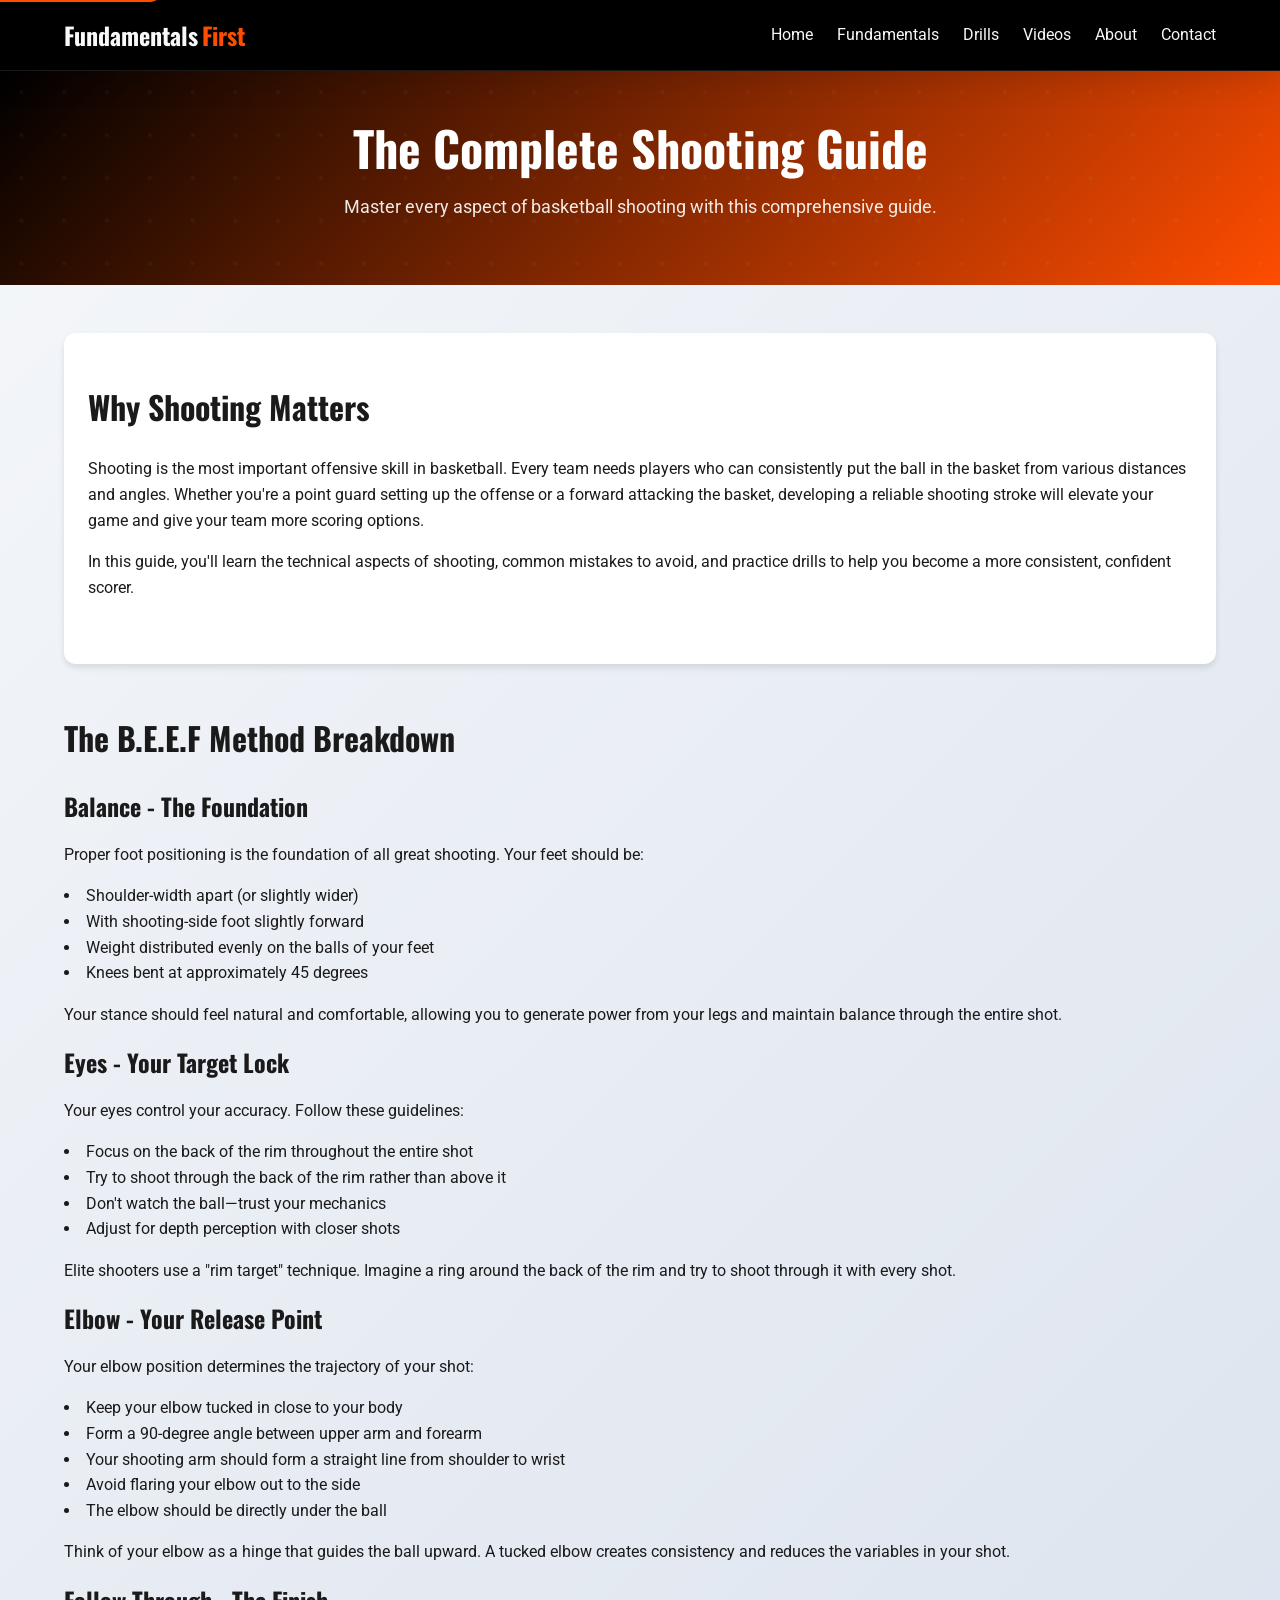
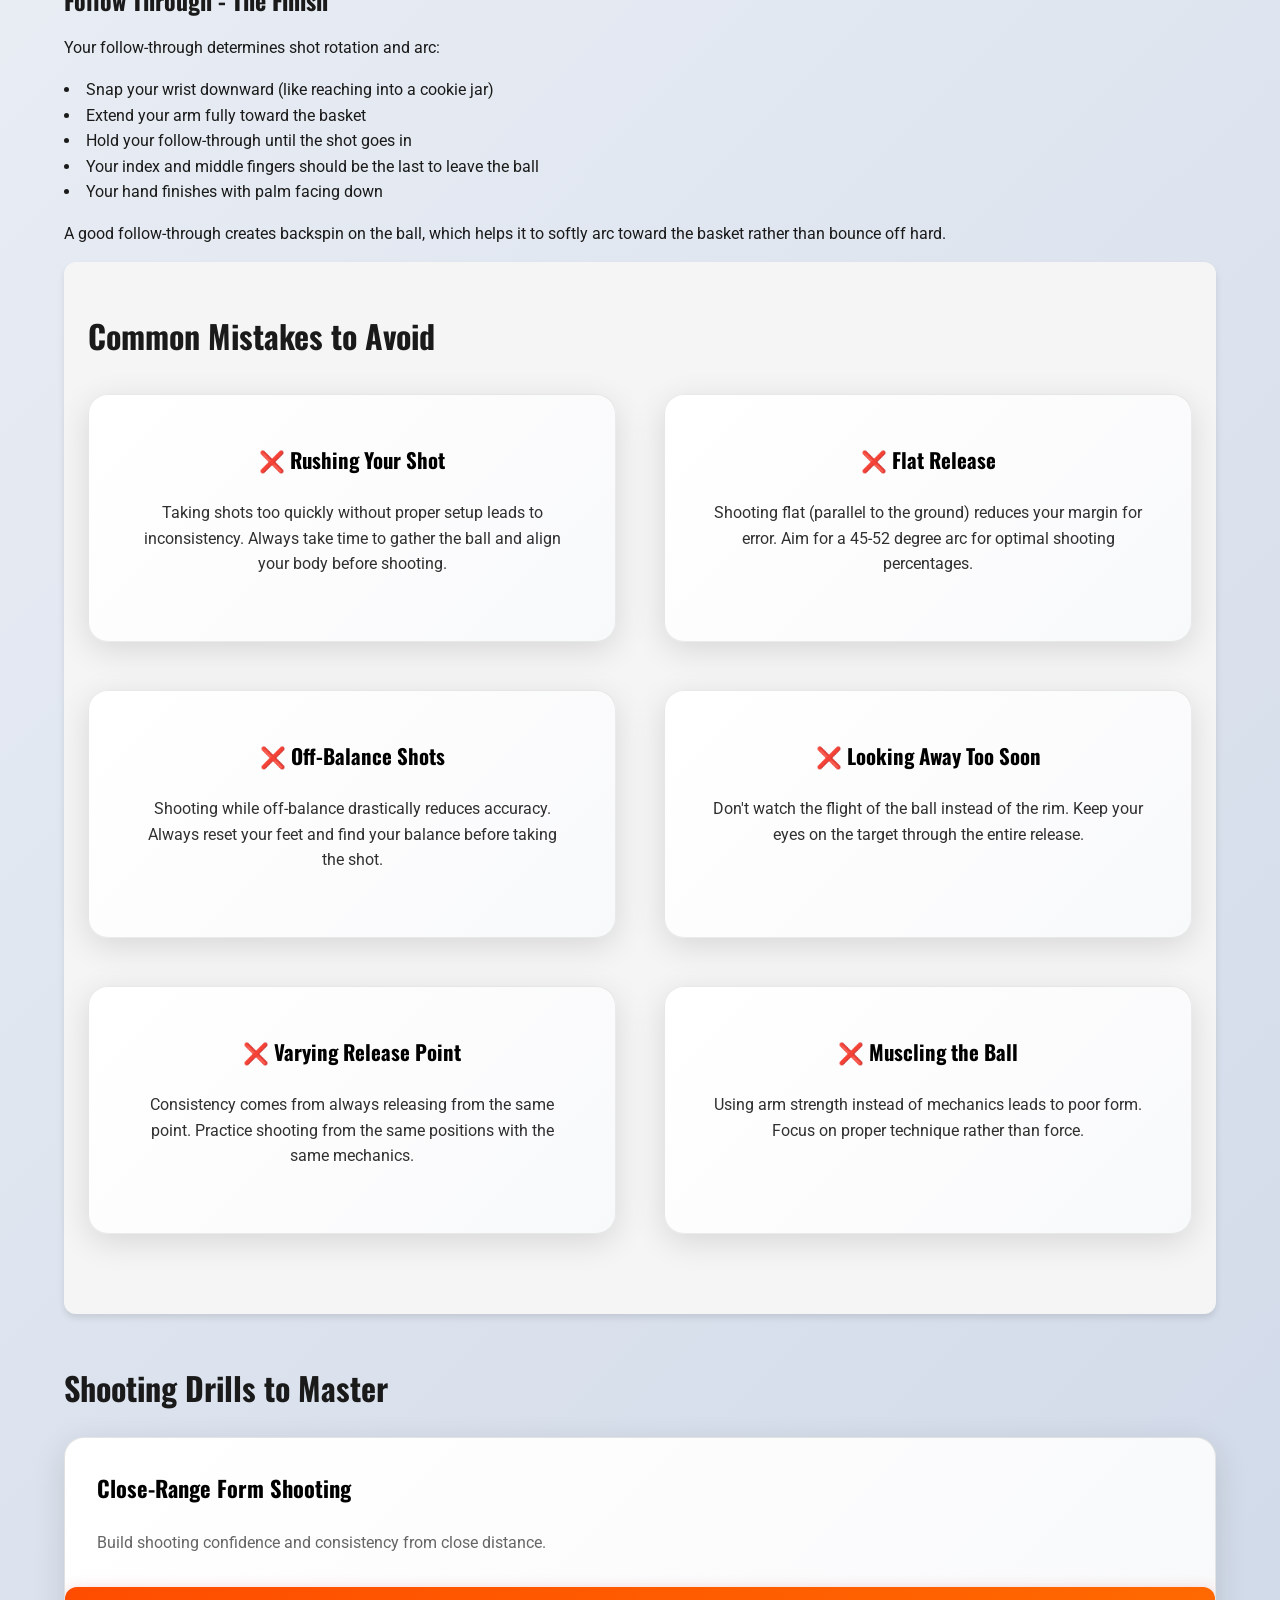
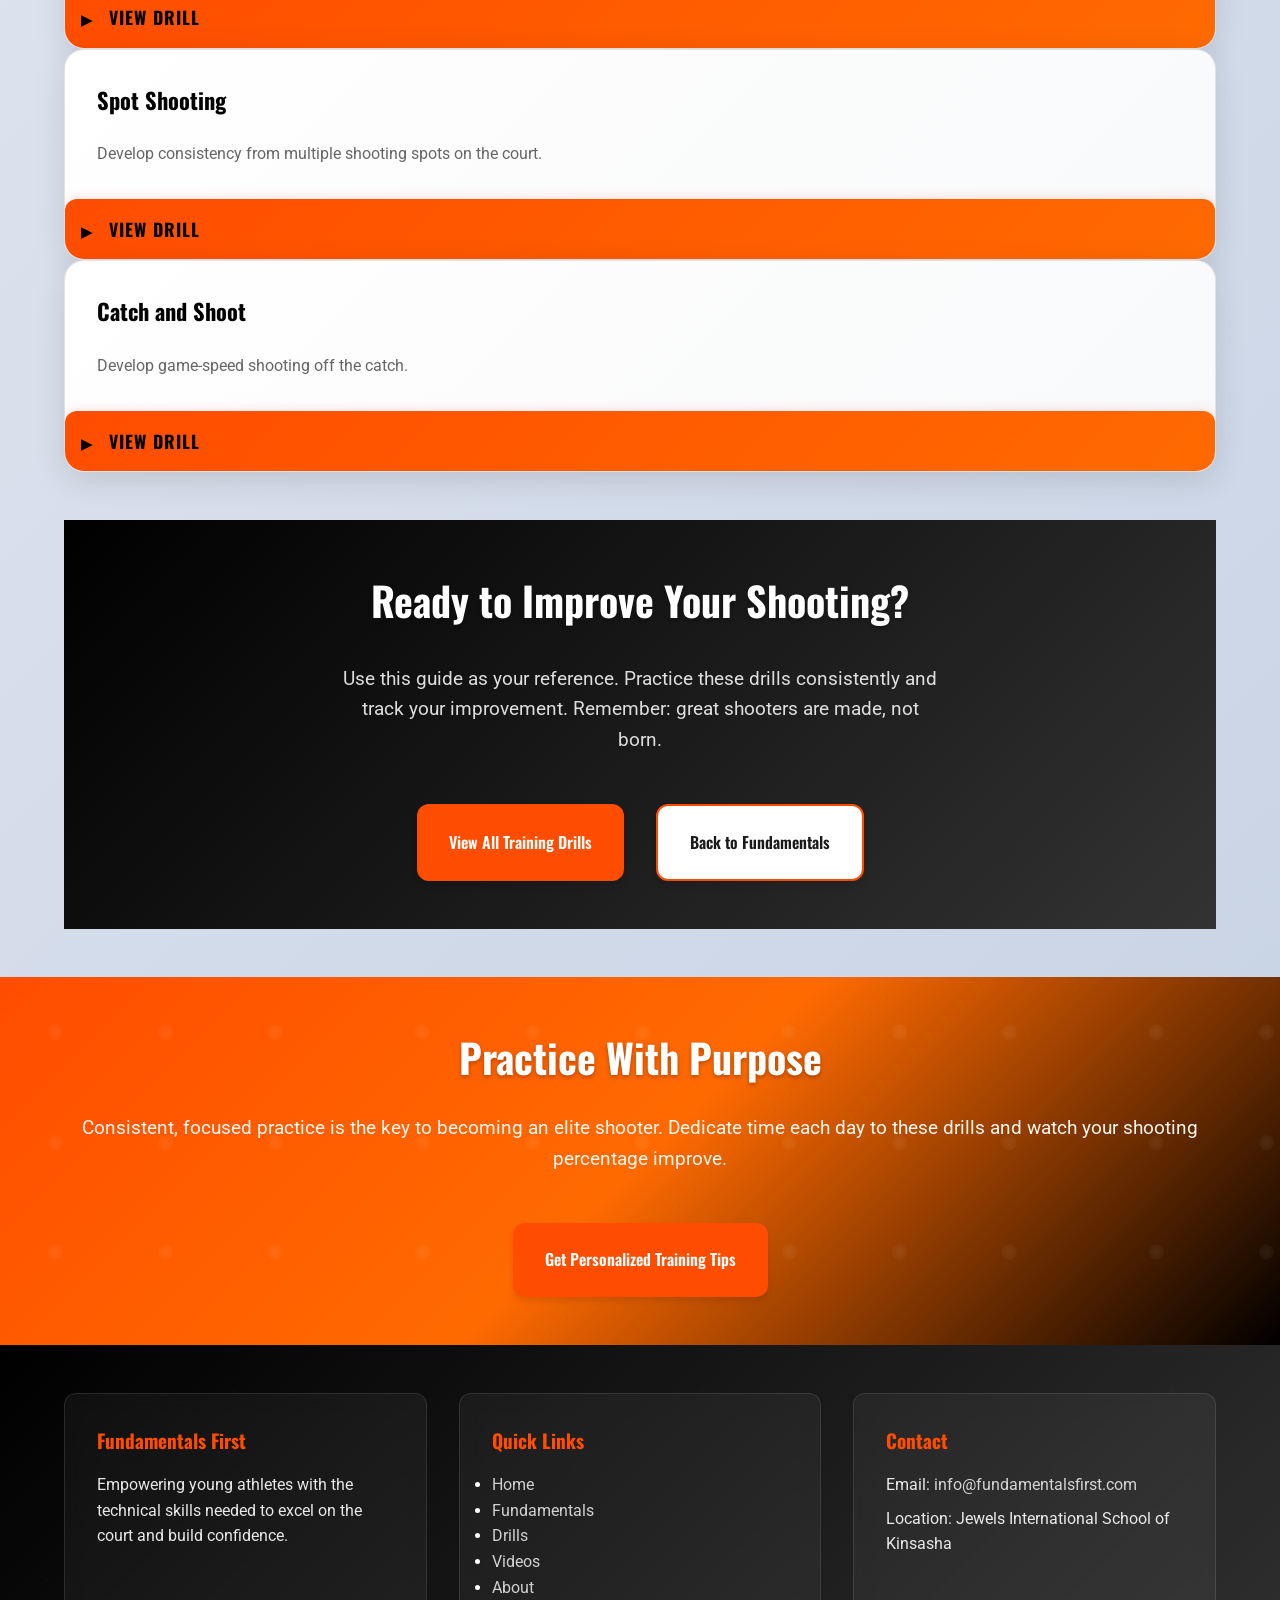
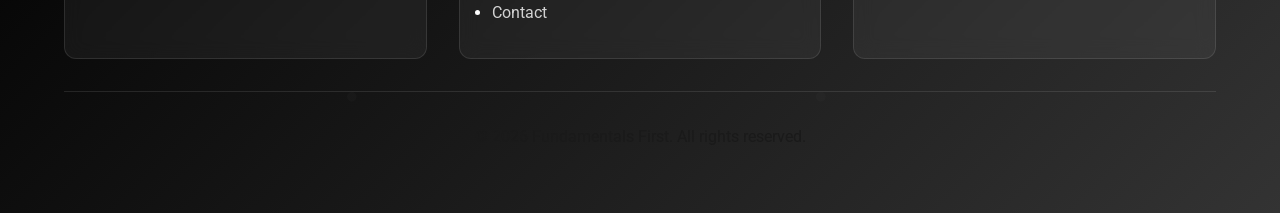
<file: shooting.html>
<!DOCTYPE html>
<html lang="en">
<head>
    <meta charset="UTF-8">
    <meta name="viewport" content="width=device-width, initial-scale=1.0">
    <title>Detailed Shooting Guide | Basketball Training</title>
    <link rel="stylesheet" href="style.css">
    <link href="https://fonts.googleapis.com/css2?family=Oswald:wght@500;700&family=Roboto:wght@400;700&display=swap" rel="stylesheet">
</head>
<body>
    <!-- Skip Link for Accessibility -->
    <a href="#main-content" class="skip-link">Skip to main content</a>

    <!-- Navigation Bar -->
    <header class="header">
        <nav class="navbar">
            <div class="logo">Fundamentals<span>First</span></div>
            <ul class="nav-links" id="navLinks">
                <li><a href="index.html">Home</a></li>
                <li><a href="fundamentals.html">Fundamentals</a></li>
                <li><a href="drills.html">Drills</a></li>
                <li><a href="videos.html">Videos</a></li>
                <li><a href="about.html">About</a></li>
                <li><a href="contact.html">Contact</a></li>
            </ul>
            <div class="burger" id="burger">
                <div class="line1"></div>
                <div class="line2"></div>
                <div class="line3"></div>
            </div>
        </nav>
    </header>

    <main id="main-content">
        <!-- Page Header -->
        <section class="page-header">
            <h1>The Complete Shooting Guide</h1>
            <p>Master every aspect of basketball shooting with this comprehensive guide.</p>
        </section>

        <div class="container">
            <!-- Introduction -->
            <section class="about-section">
                <h2>Why Shooting Matters</h2>
                <p>Shooting is the most important offensive skill in basketball. Every team needs players who can consistently put the ball in the basket from various distances and angles. Whether you're a point guard setting up the offense or a forward attacking the basket, developing a reliable shooting stroke will elevate your game and give your team more scoring options.</p>
                <p>In this guide, you'll learn the technical aspects of shooting, common mistakes to avoid, and practice drills to help you become a more consistent, confident scorer.</p>
            </section>

            <!-- The B.E.E.F Method -->
            <section class="fundamental-section">
                <h2>The B.E.E.F Method Breakdown</h2>
                
                <div class="technique-steps">
                    <h3>Balance - The Foundation</h3>
                    <p>Proper foot positioning is the foundation of all great shooting. Your feet should be:</p>
                    <ul style="list-style-position: inside; margin: var(--spacing) 0;">
                        <li>Shoulder-width apart (or slightly wider)</li>
                        <li>With shooting-side foot slightly forward</li>
                        <li>Weight distributed evenly on the balls of your feet</li>
                        <li>Knees bent at approximately 45 degrees</li>
                    </ul>
                    <p style="margin-top: var(--spacing);">Your stance should feel natural and comfortable, allowing you to generate power from your legs and maintain balance through the entire shot.</p>
                </div>

                <div class="technique-steps">
                    <h3>Eyes - Your Target Lock</h3>
                    <p>Your eyes control your accuracy. Follow these guidelines:</p>
                    <ul style="list-style-position: inside; margin: var(--spacing) 0;">
                        <li>Focus on the back of the rim throughout the entire shot</li>
                        <li>Try to shoot through the back of the rim rather than above it</li>
                        <li>Don't watch the ball—trust your mechanics</li>
                        <li>Adjust for depth perception with closer shots</li>
                    </ul>
                    <p style="margin-top: var(--spacing);">Elite shooters use a "rim target" technique. Imagine a ring around the back of the rim and try to shoot through it with every shot.</p>
                </div>

                <div class="technique-steps">
                    <h3>Elbow - Your Release Point</h3>
                    <p>Your elbow position determines the trajectory of your shot:</p>
                    <ul style="list-style-position: inside; margin: var(--spacing) 0;">
                        <li>Keep your elbow tucked in close to your body</li>
                        <li>Form a 90-degree angle between upper arm and forearm</li>
                        <li>Your shooting arm should form a straight line from shoulder to wrist</li>
                        <li>Avoid flaring your elbow out to the side</li>
                        <li>The elbow should be directly under the ball</li>
                    </ul>
                    <p style="margin-top: var(--spacing);">Think of your elbow as a hinge that guides the ball upward. A tucked elbow creates consistency and reduces the variables in your shot.</p>
                </div>

                <div class="technique-steps">
                    <h3>Follow Through - The Finish</h3>
                    <p>Your follow-through determines shot rotation and arc:</p>
                    <ul style="list-style-position: inside; margin: var(--spacing) 0;">
                        <li>Snap your wrist downward (like reaching into a cookie jar)</li>
                        <li>Extend your arm fully toward the basket</li>
                        <li>Hold your follow-through until the shot goes in</li>
                        <li>Your index and middle fingers should be the last to leave the ball</li>
                        <li>Your hand finishes with palm facing down</li>
                    </ul>
                    <p style="margin-top: var(--spacing);">A good follow-through creates backspin on the ball, which helps it to softly arc toward the basket rather than bounce off hard.</p>
                </div>
            </section>

            <!-- Common Shooting Mistakes -->
            <section class="about-section bg-light">
                <h2>Common Mistakes to Avoid</h2>
                
                <div class="approach-grid">
                    <div class="approach-card">
                        <h3>❌ Rushing Your Shot</h3>
                        <p>Taking shots too quickly without proper setup leads to inconsistency. Always take time to gather the ball and align your body before shooting.</p>
                    </div>
                    <div class="approach-card">
                        <h3>❌ Flat Release</h3>
                        <p>Shooting flat (parallel to the ground) reduces your margin for error. Aim for a 45-52 degree arc for optimal shooting percentages.</p>
                    </div>
                    <div class="approach-card">
                        <h3>❌ Off-Balance Shots</h3>
                        <p>Shooting while off-balance drastically reduces accuracy. Always reset your feet and find your balance before taking the shot.</p>
                    </div>
                    <div class="approach-card">
                        <h3>❌ Looking Away Too Soon</h3>
                        <p>Don't watch the flight of the ball instead of the rim. Keep your eyes on the target through the entire release.</p>
                    </div>
                    <div class="approach-card">
                        <h3>❌ Varying Release Point</h3>
                        <p>Consistency comes from always releasing from the same point. Practice shooting from the same positions with the same mechanics.</p>
                    </div>
                    <div class="approach-card">
                        <h3>❌ Muscling the Ball</h3>
                        <p>Using arm strength instead of mechanics leads to poor form. Focus on proper technique rather than force.</p>
                    </div>
                </div>
            </section>

            <!-- Shooting Drills -->
            <section class="fundamental-section">
                <h2>Shooting Drills to Master</h2>
                
                <div class="drills-container">
                    <article class="drill-card">
                        <div class="drill-header">
                            <h3>Close-Range Form Shooting</h3>
                        </div>
                        <p class="drill-description">Build shooting confidence and consistency from close distance.</p>
                        
                        <details class="drill-details">
                            <summary class="drill-toggle">View Drill</summary>
                            <div class="drill-content">
                                <div class="drill-section">
                                    <h4>Setup:</h4>
                                    <ul>
                                        <li>Position yourself 3 feet from the basket</li>
                                        <li>Take 10 shots from this distance</li>
                                        <li>Make all 10 before moving back</li>
                                    </ul>
                                </div>
                                <div class="drill-section">
                                    <h4>Progression:</h4>
                                    <ol>
                                        <li>Start at 3 feet (make 10)</li>
                                        <li>Move to 6 feet (make 10)</li>
                                        <li>Move to free-throw line (make 10)</li>
                                        <li>Move to 3-point line (make 10)</li>
                                    </ol>
                                </div>
                            </div>
                        </details>
                    </article>

                    <article class="drill-card">
                        <div class="drill-header">
                            <h3>Spot Shooting</h3>
                        </div>
                        <p class="drill-description">Develop consistency from multiple shooting spots on the court.</p>
                        
                        <details class="drill-details">
                            <summary class="drill-toggle">View Drill</summary>
                            <div class="drill-content">
                                <div class="drill-section">
                                    <h4>The 5 Spots:</h4>
                                    <ol>
                                        <li>Wing (left side)</li>
                                        <li>Wing (right side)</li>
                                        <li>Corner (left side)</li>
                                        <li>Corner (right side)</li>
                                        <li>Top of the key</li>
                                    </ol>
                                </div>
                                <div class="drill-section">
                                    <h4>How to Execute:</h4>
                                    <p>Start at one spot. Take 5 shots and count your makes. Move to the next spot. Track your shooting percentage at each spot.</p>
                                </div>
                            </div>
                        </details>
                    </article>

                    <article class="drill-card">
                        <div class="drill-header">
                            <h3>Catch and Shoot</h3>
                        </div>
                        <p class="drill-description">Develop game-speed shooting off the catch.</p>
                        
                        <details class="drill-details">
                            <summary class="drill-toggle">View Drill</summary>
                            <div class="drill-content">
                                <div class="drill-section">
                                    <h4>Partner Setup:</h4>
                                    <p>Work with a partner. Have them pass to you rapidly at different spots. Focus on quick release and accuracy.</p>
                                </div>
                                <div class="drill-section">
                                    <h4>Key Focus:</h4>
                                    <ul>
                                        <li>Catch with feet ready to shoot</li>
                                        <li>Rise into the shot immediately</li>
                                        <li>Don't dribble before shooting</li>
                                    </ul>
                                </div>
                            </div>
                        </details>
                    </article>
                </div>
            </section>

            <!-- Call to Action -->
            <section class="about-cta">
                <h2>Ready to Improve Your Shooting?</h2>
                <p>Use this guide as your reference. Practice these drills consistently and track your improvement. Remember: great shooters are made, not born.</p>
                <div class="cta-buttons">
                    <a href="drills.html" class="btn btn-primary">View All Training Drills</a>
                    <a href="fundamentals.html" class="btn btn-secondary">Back to Fundamentals</a>
                </div>
            </section>
        </div>

        <!-- Call to Action Banner -->
        <section class="cta-banner">
            <div class="container">
                <h2>Practice With Purpose</h2>
                <p>Consistent, focused practice is the key to becoming an elite shooter. Dedicate time each day to these drills and watch your shooting percentage improve.</p>
                <a href="contact.html" class="btn btn-primary">Get Personalized Training Tips</a>
            </div>
        </section>
    </main>

    <!-- Footer -->
    <footer class="footer">
        <div class="container">
            <div class="footer-content">
                <div class="footer-section">
                    <h3>Fundamentals First</h3>
                    <p>Empowering young athletes with the technical skills needed to excel on the court and build confidence.</p>
                </div>
                <div class="footer-section">
                    <h4>Quick Links</h4>
                    <ul>
                        <li><a href="index.html">Home</a></li>
                        <li><a href="fundamentals.html">Fundamentals</a></li>
                        <li><a href="drills.html">Drills</a></li>
                        <li><a href="videos.html">Videos</a></li>
                        <li><a href="about.html">About</a></li>
                        <li><a href="contact.html">Contact</a></li>
                    </ul>
                </div>
                <div class="footer-section">
                    <h4>Contact</h4>
                    <p>Email: <a href="mailto:info@fundamentalsfirst.com">info@fundamentalsfirst.com</a></p>
                    <p>Location: Jewels International School of Kinsasha</p>
                </div>
            </div>
            <div class="footer-bottom">
                <p>&copy; 2026 Fundamentals First. All rights reserved.</p>
            </div>
        </div>
    </footer>

    <script src="script.js"></script>
</body>
</html>
</file>
<file: style.css>
/* ========================================
   FUNDAMENTALS FIRST - COMPLETE STYLESHEET
   ======================================== */

/* Root Variables - Brand Colors & Spacing */
:root {
  --primary-color: hsl(18, 100%, 50%);
  --secondary-color: #000000;
  --background-color: #f9f9f9;
  --text-dark: #1a1a1a;
  --text-light: #f8f8f8;
  --accent-light: #a8dadc;
  --accent-orange: #FF6A00;
  --accent-blue: #457b9d;
  --accent-green: #2a9d8f;
  --gradient-primary: linear-gradient(135deg, var(--primary-color) 0%, var(--accent-orange) 100%);
  --gradient-secondary: linear-gradient(135deg, var(--secondary-color) 0%, #333 100%);
  --shadow-subtle: 0 2px 4px rgba(0, 0, 0, 0.05);
  --shadow-modern: 0 8px 32px rgba(0, 0, 0, 0.12);
  --shadow-glow: 0 0 20px rgba(230, 57, 70, 0.3);
  --animation-duration: 0.6s;
  --spacing: 1rem;
  --spacing-md: 1.5rem;
  --spacing-lg: 2rem;
  --spacing-xl: 3rem;
  --border-radius: 12px;
  --border-radius-lg: 20px;
  --transition: all 0.3s cubic-bezier(0.4, 0, 0.2, 1);
  --transition-fast: all 0.2s cubic-bezier(0.4, 0, 0.2, 1);
  --shadow: 0 4px 6px rgba(0, 0, 0, 0.1);
  --shadow-lg: 0 10px 25px rgba(0, 0, 0, 0.15);
}

/* ========================================
   GLOBAL STYLES
   ======================================== */

* {
  margin: 0;
  padding: 0;
  box-sizing: border-box;
}

html {
  scroll-behavior: smooth;
}

body {
  font-family: 'Roboto', sans-serif;
  color: var(--text-dark);
  background: linear-gradient(135deg, #f5f7fa 0%, #c3cfe2 100%);
  line-height: 1.6;
  overflow-x: hidden;
  min-height: 100vh;
}

/* Accessibility - Skip Link */
.skip-link {
  position: absolute;
  top: -40px;
  left: 0;
  background: var(--primary-color);
  color: white;
  padding: 8px;
  text-decoration: none;
  z-index: 100;
  border-radius: 0 0 var(--border-radius) 0;
}

.skip-link:focus {
  top: 0;
}

/* Container for main content */
.container {
  max-width: 1200px;
  margin: 0 auto;
  padding: 0 var(--spacing-md);
}

/* ========================================
   TYPOGRAPHY
   ======================================== */

h1, h2, h3, h4, h5, h6 {
  font-family: 'Oswald', sans-serif;
  font-weight: 700;
  margin-bottom: var(--spacing);
  color: var(--text-dark);
}

h1 {
  font-size: 3rem;
  line-height: 1.2;
}

h2 {
  font-size: 2rem;
  margin-bottom: var(--spacing-md);
}

h3 {
  font-size: 1.5rem;
}

p {
  margin-bottom: var(--spacing);
  color: var(--text-dark);
}

a {
  color: var(--primary-color);
  text-decoration: none;
  transition: var(--transition);
}

a:hover {
  color: var(--secondary-color);
  text-decoration: underline;
}

/* ========================================
   HEADER & NAVIGATION
   ======================================== */

.header {
  background-color: var(--secondary-color);
  position: sticky;
  top: 0;
  z-index: 50;
  box-shadow: var(--shadow-modern);
  backdrop-filter: blur(10px);
  border-bottom: 1px solid rgba(255, 255, 255, 0.1);
}

.navbar {
  display: flex;
  justify-content: space-between;
  align-items: center;
  padding: var(--spacing) var(--spacing-md);
  max-width: 1200px;
  margin: 0 auto;
}

.logo {
  font-family: 'Oswald', sans-serif;
  font-size: 1.5rem;
  font-weight: 700;
  color: var(--text-light);
  display: flex;
  gap: 0.25rem;
}

.logo span {
  color: var(--primary-color);
}

.nav-links {
  display: flex;
  list-style: none;
  gap: var(--spacing-md);
}

.nav-links a {
  color: var(--text-light);
  font-size: 1rem;
  transition: var(--transition);
  padding: var(--spacing) 0;
  border-bottom: 3px solid transparent;
  position: relative;
  overflow: hidden;
}

.nav-links a::before {
  content: '';
  position: absolute;
  bottom: 0;
  left: 0;
  width: 0;
  height: 3px;
  background: var(--gradient-primary);
  transition: var(--transition);
}

.nav-links a:hover::before,
.nav-links a:hover {
  width: 100%;
  border-bottom-color: var(--primary-color);
  color: var(--primary-color);
  text-decoration: none;
}

/* Burger Menu */
.burger {
  display: none;
  flex-direction: column;
  cursor: pointer;
  gap: 5px;
}

.burger div {
  width: 25px;
  height: 3px;
  background-color: var(--text-light);
  transition: var(--transition);
  border-radius: 2px;
}

.burger.active .line1 {
  transform: rotate(-45deg) translate(-8px, 8px);
}

.burger.active .line2 {
  opacity: 0;
}

.burger.active .line3 {
  transform: rotate(45deg) translate(-7px, -7px);
}

/* ========================================
   HERO VIDEO SECTION
   ======================================== */

.hero-video {
  position: relative;
  width: 100%;
  height: 100vh;
  overflow: hidden;
  display: flex;
  align-items: center;
  justify-content: center;
  text-align: center;
}

.hero-video-bg {
  position: absolute;
  top: 0;
  left: 0;
  width: 100%;
  height: 100%;
  object-fit: cover;
  z-index: -1;
  filter: brightness(0.8) contrast(1.1);
}

.hero-overlay {
  position: absolute;
  top: 0;
  left: 0;
  width: 100%;
  height: 100%;
  background: linear-gradient(135deg, rgba(0, 0, 0, 0.6) 0%, rgba(0, 0, 0, 0.3) 100%);
  z-index: 0;
}

.hero-content {
  position: relative;
  z-index: 1;
  max-width: 800px;
  color: white;
  animation: fadeInUp 1s ease-out;
  text-shadow: 0 2px 4px rgba(0, 0, 0, 0.5);
}

.hero-video h1 {
  font-size: 4rem;
  margin-bottom: var(--spacing-md);
  background: linear-gradient(45deg, #fff 0%, #f0f0f0 100%);
  -webkit-background-clip: text;
  -webkit-text-fill-color: transparent;
  background-clip: text;
  text-shadow: none;
}

.hero-video p {
  font-size: 1.5rem;
  margin-bottom: var(--spacing-lg);
  opacity: 0.95;
  font-weight: 300;
}

/* Enhanced fade-in animation */
@keyframes fadeInUp {
  from {
    opacity: 0;
    transform: translateY(30px);
  }
  to {
    opacity: 1;
    transform: translateY(0);
  }
}

/* ========================================
   BUTTONS
   ======================================== */

.btn {
  display: inline-block;
  padding: 14px 32px;
  border-radius: var(--border-radius-lg);
  font-weight: 700;
  font-family: 'Oswald', sans-serif;
  font-size: 1rem;
  transition: var(--transition);
  border: none;
  cursor: pointer;
  text-align: center;
  text-decoration: none;
  position: relative;
  overflow: hidden;
  box-shadow: var(--shadow);
}

.btn::before {
  content: '';
  position: absolute;
  top: 0;
  left: -100%;
  width: 100%;
  height: 100%;
  background: linear-gradient(90deg, transparent, rgba(255, 255, 255, 0.2), transparent);
  transition: var(--transition-fast);
}

.btn:hover::before {
  left: 100%;
}

.btn:hover {
  transform: translateY(-3px);
  box-shadow: var(--shadow-lg);
  text-decoration: none;
}

.btn-primary {
  background: var(--gradient-primary);
  color: white;
  border: 2px solid transparent;
}

.btn-primary:hover {
  background: var(--gradient-primary);
  border-color: rgba(255, 255, 255, 0.3);
  color: white;
  box-shadow: var(--shadow-glow);
}

.btn-secondary {
  background: var(--gradient-secondary);
  color: white;
  border: 2px solid rgba(255, 255, 255, 0.1);
}

.btn-secondary:hover {
  background: linear-gradient(135deg, #333 0%, #666 100%);
  color: white;
}

.btn-secondary {
  background-color: var(--secondary-color);
  color: white;
}

.btn-secondary:hover {
  background-color: #0f1a2e;
  color: white;
}

/* ========================================
   SECTION HEADERS - ENHANCED
   ======================================== */

.section-header {
  text-align: center;
  margin-bottom: var(--spacing-xl);
  position: relative;
}

.section-header h2 {
  color: var(--secondary-color);
  font-size: 2.5rem;
  margin-bottom: var(--spacing);
  position: relative;
  display: inline-block;
}

.section-header h2::after {
  content: '';
  position: absolute;
  bottom: -10px;
  left: 50%;
  transform: translateX(-50%);
  width: 60px;
  height: 4px;
  background: var(--gradient-primary);
  border-radius: 2px;
}

.section-header p {
  color: #666;
  font-size: 1.1rem;
  max-width: 600px;
  margin: 0 auto;
  line-height: 1.6;
}

/* ========================================
   FEATURED SKILLS SECTION
   ======================================== */

.featured-skills {
  padding: var(--spacing-xl) var(--spacing-md);
  background-color: white;
}

.featured-skills h2 {
  text-align: center;
  margin-bottom: var(--spacing-xl);
}

.skills-preview-grid {
  display: grid;
  grid-template-columns: repeat(auto-fit, minmax(250px, 1fr));
  gap: var(--spacing-lg);
  margin-bottom: var(--spacing-xl);
}

.skill-card-preview {
  background: linear-gradient(135deg, #ffffff 0%, #f8f9fa 100%);
  padding: var(--spacing-xl);
  border-radius: var(--border-radius-lg);
  text-align: center;
  box-shadow: var(--shadow-modern);
  transition: var(--transition);
  border: 2px solid transparent;
  position: relative;
  overflow: hidden;
  height: 280px;
  display: flex;
  flex-direction: column;
  justify-content: space-between;
}

.skill-card-preview::before {
  content: '';
  position: absolute;
  top: 0;
  left: 0;
  right: 0;
  height: 4px;
  background: var(--gradient-primary);
  opacity: 0;
  transition: var(--transition);
}

.skill-card-preview:hover::before {
  opacity: 1;
}

.skill-card-preview:hover {
  transform: translateY(-8px) scale(1.02);
  box-shadow: 0 20px 40px rgba(0, 0, 0, 0.15);
  border-color: rgba(230, 57, 70, 0.2);
}

.skill-icon {
  font-size: 4rem;
  margin-bottom: var(--spacing);
  transition: var(--transition);
  position: relative;
  z-index: 2;
}

.skill-card-preview:hover .skill-icon {
  transform: scale(1.1) rotate(5deg);
}

.skill-content {
  position: relative;
  z-index: 2;
  flex: 1;
  display: flex;
  flex-direction: column;
  justify-content: center;
}

.skill-card-preview h3 {
  color: var(--secondary-color);
  margin-bottom: var(--spacing);
  font-size: 1.4rem;
  font-weight: 700;
}

.skill-card-preview p {
  color: #666;
  margin-bottom: var(--spacing-lg);
  line-height: 1.6;
  flex: 1;
}

.skill-overlay {
  position: absolute;
  top: 0;
  left: 0;
  right: 0;
  bottom: 0;
  background: linear-gradient(135deg, rgba(230, 57, 70, 0.05) 0%, rgba(255, 255, 255, 0.05) 100%);
  opacity: 0;
  transition: var(--transition);
  z-index: 1;
}

.skill-card-preview:hover .skill-overlay {
  opacity: 1;
}

.link-arrow {
  color: var(--primary-color);
  font-weight: 700;
  display: inline-flex;
  align-items: center;
  gap: 0.5rem;
  transition: var(--transition);
  text-decoration: none;
  position: relative;
  z-index: 2;
}

.link-arrow:hover {
  color: var(--accent-orange);
  transform: translateX(5px);
}

.link-arrow::after {
  content: '';
  position: absolute;
  bottom: -2px;
  left: 0;
  width: 0;
  height: 2px;
  background: var(--gradient-primary);
  transition: var(--transition);
}

.link-arrow:hover::after {
  width: 100%;
}

.cta-section {
  text-align: center;
  margin-top: var(--spacing-xl);
}

/* ========================================
   STATS SECTION
   ======================================== */

.stats-section {
  background: linear-gradient(135deg, var(--secondary-color) 0%, #333 100%);
  padding: var(--spacing-xl) var(--spacing-md);
  color: white;
  position: relative;
  overflow: hidden;
}

.stats-section::before {
  content: '';
  position: absolute;
  top: 0;
  left: 0;
  right: 0;
  bottom: 0;
  background: url('data:image/svg+xml,<svg xmlns="http://www.w3.org/2000/svg" viewBox="0 0 100 20"><defs><pattern id="stats-pattern" width="20" height="20" patternUnits="userSpaceOnUse"><circle cx="10" cy="10" r="1" fill="rgba(255,255,255,0.05)"/><circle cx="10" cy="10" r="0.5" fill="rgba(255,255,255,0.02)"/></pattern></defs><rect width="100" height="20" fill="url(%23stats-pattern)"/></svg>');
  opacity: 0.3;
}

.stats-grid {
  display: grid;
  grid-template-columns: repeat(auto-fit, minmax(200px, 1fr));
  gap: var(--spacing-lg);
  position: relative;
  z-index: 1;
}

.stat-box {
  text-align: center;
  padding: var(--spacing-xl);
  background: rgba(255, 255, 255, 0.1);
  border-radius: var(--border-radius-lg);
  backdrop-filter: blur(10px);
  border: 1px solid rgba(255, 255, 255, 0.1);
  transition: var(--transition);
  position: relative;
  overflow: hidden;
}

.stat-box::before {
  content: '';
  position: absolute;
  top: 0;
  left: 0;
  right: 0;
  height: 3px;
  background: var(--gradient-primary);
  opacity: 0;
  transition: var(--transition);
}

.stat-box:hover::before {
  opacity: 1;
}

.stat-box:hover {
  transform: translateY(-5px);
  box-shadow: 0 15px 35px rgba(0, 0, 0, 0.2);
}

.stat-icon {
  font-size: 2.5rem;
  margin-bottom: var(--spacing);
  display: block;
}

.stat-box h3 {
  color: var(--accent-orange);
  font-size: 2.5rem;
  margin-bottom: var(--spacing);
  font-weight: 700;
}

.stat-box p {
  color: rgba(255, 255, 255, 0.9);
  margin: 0 0 var(--spacing-lg) 0;
  font-size: 1.1rem;
  font-weight: 500;
}

.stat-bar {
  width: 60px;
  height: 3px;
  background: rgba(255, 255, 255, 0.3);
  border-radius: 2px;
  margin: 0 auto;
  position: relative;
  overflow: hidden;
}

.stat-bar::after {
  content: '';
  position: absolute;
  top: 0;
  left: 0;
  width: 100%;
  height: 100%;
  background: var(--gradient-primary);
  transform: scaleX(0);
  transform-origin: left;
  animation: fillBar 2s ease-out forwards;
  animation-delay: 0.5s;
}

@keyframes fillBar {
  to {
    transform: scaleX(1);
  }
}

/* ========================================
   PAGE HEADER - ENHANCED
   ======================================== */

.page-header {
  background: linear-gradient(135deg, var(--secondary-color) 0%, var(--primary-color) 100%);
  color: white;
  padding: var(--spacing-xl) var(--spacing-md);
  text-align: center;
  margin-bottom: var(--spacing-xl);
  position: relative;
  overflow: hidden;
}

.page-header::before {
  content: '';
  position: absolute;
  top: 0;
  left: 0;
  right: 0;
  bottom: 0;
  background: url('data:image/svg+xml,<svg xmlns="http://www.w3.org/2000/svg" viewBox="0 0 100 100"><defs><pattern id="basketball-bg" width="20" height="20" patternUnits="userSpaceOnUse"><circle cx="10" cy="10" r="1" fill="rgba(255,255,255,0.1)"/><circle cx="10" cy="10" r="0.5" fill="rgba(255,255,255,0.05)"/></pattern></defs><rect width="100" height="100" fill="url(%23basketball-bg)"/></svg>');
  opacity: 0.3;
}

.drills-header {
  background: linear-gradient(135deg, var(--secondary-color) 0%, #333 50%, var(--primary-color) 100%);
  padding: var(--spacing-xl) 0;
  position: relative;
}

.drills-header .header-content {
  max-width: 800px;
  margin: 0 auto;
  position: relative;
  z-index: 2;
}

.drills-header h1 {
  color: white;
  margin-bottom: var(--spacing);
  font-size: 3rem;
  text-shadow: 0 4px 8px rgba(0, 0, 0, 0.3);
  animation: bounceIn 1s ease-out;
}

.drills-header p {
  font-size: 1.2rem;
  opacity: 0.9;
  margin-bottom: var(--spacing-xl);
  animation: fadeInUp 1s ease-out 0.2s both;
}

.header-stats {
  display: flex;
  justify-content: center;
  gap: var(--spacing-xl);
  margin-bottom: var(--spacing-lg);
  animation: fadeInUp 1s ease-out 0.4s both;
}

.stat-item {
  text-align: center;
  background: rgba(255, 255, 255, 0.1);
  padding: var(--spacing);
  border-radius: var(--border-radius);
  backdrop-filter: blur(10px);
  border: 1px solid rgba(255, 255, 255, 0.2);
}

.stat-number {
  display: block;
  font-size: 2.5rem;
  font-weight: 700;
  color: var(--accent-orange);
  line-height: 1;
}

.stat-label {
  display: block;
  font-size: 0.9rem;
  text-transform: uppercase;
  letter-spacing: 1px;
  opacity: 0.8;
}

.header-decoration {
  position: absolute;
  top: 50%;
  right: var(--spacing-xl);
  transform: translateY(-50%);
  opacity: 0.1;
  z-index: 1;
}

.basketball-icon {
  font-size: 8rem;
  animation: spin 20s linear infinite;
}

@keyframes bounceIn {
  0% {
    opacity: 0;
    transform: scale(0.3);
  }
  50% {
    opacity: 1;
    transform: scale(1.05);
  }
  70% {
    transform: scale(0.9);
  }
  100% {
    opacity: 1;
    transform: scale(1);
  }
}

@keyframes spin {
  from {
    transform: rotate(0deg);
  }
  to {
    transform: rotate(360deg);
  }
}

@keyframes bounce {
  0%, 20%, 50%, 80%, 100% {
    transform: translateY(0);
  }
  40% {
    transform: translateY(-10px);
  }
  60% {
    transform: translateY(-5px);
  }
}

@keyframes pulse {
  0%, 100% {
    transform: scale(1);
    opacity: 1;
  }
  50% {
    transform: scale(1.1);
    opacity: 0.8;
  }
}

@keyframes slideInUp {
  from {
    opacity: 0;
    transform: translateY(30px);
  }
  to {
    opacity: 1;
    transform: translateY(0);
  }
}

.page-header h1 {
  color: white;
  margin-bottom: var(--spacing);
}

.page-header p {
  color: rgba(255, 255, 255, 0.9);
  font-size: 1.1rem;
}

/* ========================================
   FUNDAMENTALS PAGE - MODERN REDESIGN
   ======================================== */

/* Fundamentals Hero Section */
.fundamentals-hero {
  background: linear-gradient(135deg, var(--primary-color) 0%, var(--accent-orange) 50%, var(--secondary-color) 100%);
  color: white;
  padding: var(--spacing-xl) var(--spacing-md);
  text-align: center;
  position: relative;
  overflow: hidden;
}

.fundamentals-hero .hero-content h1 {
  font-size: 3.5rem;
  margin-bottom: var(--spacing-lg);
  text-shadow: 0 4px 8px rgba(0, 0, 0, 0.3);
}

.fundamentals-hero .hero-content p {
  font-size: 1.3rem;
  max-width: 700px;
  margin: 0 auto var(--spacing-xl);
  opacity: 0.95;
}

.skill-progress-overview {
  display: flex;
  justify-content: center;
  gap: var(--spacing-lg);
  flex-wrap: wrap;
  margin-top: var(--spacing-xl);
}

.progress-item {
  display: flex;
  align-items: center;
  gap: var(--spacing-md);
  background: rgba(255, 255, 255, 0.1);
  padding: var(--spacing-md);
  border-radius: var(--border-radius);
  backdrop-filter: blur(10px);
  border: 1px solid rgba(255, 255, 255, 0.2);
  transition: transform 0.3s ease;
}

.progress-item:hover {
  transform: translateY(-5px);
}

.progress-icon {
  font-size: 2rem;
}

.progress-text {
  text-align: left;
}

.progress-label {
  display: block;
  font-weight: 700;
  font-size: 1.1rem;
}

.progress-level {
  display: block;
  opacity: 0.8;
  font-size: 0.9rem;
}

.hero-decoration {
  position: absolute;
  top: 0;
  right: 0;
  width: 300px;
  height: 100%;
  pointer-events: none;
}

.floating-elements {
  position: relative;
  width: 100%;
  height: 100%;
}

.floating-basketball, .hoop-float, .star-float {
  position: absolute;
  animation: float-gentle 6s ease-in-out infinite;
}

.floating-basketball {
  top: 20%;
  right: 20%;
  font-size: 3rem;
  animation-delay: 0s;
}

.hoop-float {
  top: 60%;
  right: 10%;
  font-size: 2.5rem;
  animation-delay: 2s;
}

.star-float {
  top: 40%;
  right: 35%;
  font-size: 2rem;
  animation-delay: 4s;
}

@keyframes float-gentle {
  0%, 100% {
    transform: translateY(0px) rotate(0deg);
  }
  50% {
    transform: translateY(-20px) rotate(5deg);
  }
}

/* Skill Navigation */
.skill-navigation {
  background: white;
  padding: var(--spacing-lg) var(--spacing-md);
  border-radius: var(--border-radius-lg);
  box-shadow: 0 4px 20px rgba(0, 0, 0, 0.1);
  margin: var(--spacing-xl) auto;
  max-width: 1200px;
}

.skill-navigation ul {
  display: flex;
  justify-content: center;
  gap: var(--spacing-lg);
  list-style: none;
  margin: 0;
  padding: 0;
  flex-wrap: wrap;
}

.nav-tabs {
  display: flex;
  justify-content: center;
  gap: var(--spacing-md);
  padding: var(--spacing-md) 0;
}

.nav-tab {
  display: flex;
  flex-direction: column;
  align-items: center;
  gap: var(--spacing-sm);
  padding: var(--spacing-md);
  border-radius: var(--border-radius);
  text-decoration: none;
  color: var(--text-dark);
  transition: all 0.3s ease;
  border: 2px solid transparent;
}

.nav-tab:hover, .nav-tab.active {
  background: var(--primary-color);
  color: white;
  transform: translateY(-2px);
  box-shadow: 0 4px 15px rgba(255, 107, 0, 0.3);
}

.tab-icon {
  font-size: 1.5rem;
}

.nav-tab span {
  font-weight: 600;
  font-size: 0.9rem;
}

/* Fundamentals Container */
.fundamentals-container {
  max-width: 1400px;
  margin: 0 auto;
  padding: var(--spacing-xl) var(--spacing-md) 0;
}

/* Fundamental Cards */
.fundamental-card {
  background: white;
  border-radius: var(--border-radius-lg);
  margin-bottom: var(--spacing-xl);
  box-shadow: 0 10px 40px rgba(0, 0, 0, 0.1);
  overflow: hidden;
  position: relative;
  transition: transform 0.3s ease, box-shadow 0.3s ease;
}

.fundamental-card:hover {
  transform: translateY(-5px);
  box-shadow: 0 20px 60px rgba(0, 0, 0, 0.15);
}

/* Card Headers */
.card-header {
  position: relative;
  overflow: hidden;
}

.skill-badge {
  display: flex;
  align-items: center;
  gap: var(--spacing-lg);
  padding: var(--spacing-xl);
  background: linear-gradient(135deg, var(--primary-color) 0%, var(--accent-orange) 100%);
  color: white;
}

.skill-badge.shooting {
  background: linear-gradient(135deg, #ff6b35 0%, #f7931e 100%);
}

.skill-badge.dribbling {
  background: linear-gradient(135deg, #4ecdc4 0%, #44a08d 100%);
}

.skill-badge.passing {
  background: linear-gradient(135deg, #45b7d1 0%, #96c93d 100%);
}

.skill-badge.defense {
  background: linear-gradient(135deg, #f72585 0%, #7209b7 100%);
}

.badge-icon {
  font-size: 3rem;
  background: rgba(255, 255, 255, 0.2);
  padding: var(--spacing-md);
  border-radius: 50%;
}

.badge-content h3 {
  font-size: 2.5rem;
  margin: 0;
  font-weight: 700;
}

.skill-level {
  opacity: 0.9;
  font-size: 1rem;
  font-weight: 500;
}

/* Card Decorations */
.card-decoration {
  position: absolute;
  top: 0;
  right: 0;
  width: 200px;
  height: 100%;
  opacity: 0.1;
}

.arc-decoration {
  width: 150px;
  height: 150px;
  border: 20px solid white;
  border-radius: 50%;
  position: absolute;
  top: -50px;
  right: -50px;
}

.speed-lines .speed-line {
  height: 2px;
  background: white;
  position: absolute;
  animation: speed-move 2s infinite linear;
}

.speed-lines .speed-line:nth-child(1) {
  width: 100px;
  top: 30%;
  right: 20px;
  animation-delay: 0s;
}

.speed-lines .speed-line:nth-child(2) {
  width: 80px;
  top: 50%;
  right: 40px;
  animation-delay: 0.5s;
}

.speed-lines .speed-line:nth-child(3) {
  width: 60px;
  top: 70%;
  right: 60px;
  animation-delay: 1s;
}

@keyframes speed-move {
  0% { transform: translateX(0); opacity: 0; }
  10% { opacity: 1; }
  90% { opacity: 1; }
  100% { transform: translateX(-200px); opacity: 0; }
}

.pass-arcs .pass-arc {
  width: 80px;
  height: 40px;
  border: 3px solid white;
  border-color: white transparent transparent white;
  border-radius: 50% 50% 0 0;
  position: absolute;
  animation: pass-curve 3s ease-in-out infinite;
}

.pass-arcs .pass-arc:nth-child(1) {
  top: 20%;
  right: 30px;
  animation-delay: 0s;
}

.pass-arcs .pass-arc:nth-child(2) {
  top: 50%;
  right: 50px;
  animation-delay: 1.5s;
}

@keyframes pass-curve {
  0%, 100% { transform: rotate(0deg) scale(1); }
  50% { transform: rotate(10deg) scale(1.1); }
}

.defense-shield {
  position: absolute;
  top: 50%;
  right: 20px;
  transform: translateY(-50%);
}

.shield-lines {
  width: 0;
  height: 0;
  border-left: 25px solid transparent;
  border-right: 25px solid transparent;
  border-bottom: 50px solid white;
  position: relative;
}

.shield-lines::before {
  content: '';
  position: absolute;
  top: 20px;
  left: -15px;
  width: 30px;
  height: 2px;
  background: white;
}

.shield-lines::after {
  content: '';
  position: absolute;
  top: 35px;
  left: -10px;
  width: 20px;
  height: 2px;
  background: white;
}

/* Card Content */
.card-content {
  display: grid;
  grid-template-columns: 2fr 1fr;
  gap: var(--spacing-xl);
  padding: var(--spacing-xl);
}

.content-main {
  display: flex;
  flex-direction: column;
  gap: var(--spacing-xl);
}

.skill-description {
  font-size: 1.1rem;
  line-height: 1.6;
  color: var(--text-dark);
}

.skill-description p {
  margin: 0;
}

/* Technique Showcase */
.technique-showcase h4 {
  color: var(--secondary-color);
  margin-bottom: var(--spacing-lg);
  font-size: 1.4rem;
}

.technique-grid {
  display: grid;
  grid-template-columns: repeat(auto-fit, minmax(250px, 1fr));
  gap: var(--spacing-lg);
}

.technique-step {
  display: flex;
  align-items: flex-start;
  gap: var(--spacing-md);
  padding: var(--spacing-lg);
  background: #f8f9fa;
  border-radius: var(--border-radius);
  border-left: 4px solid var(--primary-color);
  transition: transform 0.3s ease;
}

.technique-step:hover {
  transform: translateX(5px);
}

.step-number {
  font-size: 1.5rem;
  background: var(--primary-color);
  color: white;
  width: 50px;
  height: 50px;
  border-radius: 50%;
  display: flex;
  align-items: center;
  justify-content: center;
  flex-shrink: 0;
  font-weight: 700;
}

.step-content h5 {
  color: var(--secondary-color);
  margin: 0 0 var(--spacing-sm) 0;
  font-size: 1.1rem;
}

.step-content p {
  margin: 0;
  color: var(--text-dark);
  line-height: 1.5;
}

/* Positions Showcase */
.positions-showcase h4 {
  color: var(--secondary-color);
  margin-bottom: var(--spacing-lg);
  font-size: 1.4rem;
}

.positions-grid {
  display: grid;
  grid-template-columns: repeat(auto-fit, minmax(200px, 1fr));
  gap: var(--spacing-md);
}

.position-card {
  background: linear-gradient(135deg, #f8f9fa 0%, #e9ecef 100%);
  padding: var(--spacing-lg);
  border-radius: var(--border-radius);
  text-align: center;
  transition: transform 0.3s ease;
}

.position-card:hover {
  transform: translateY(-3px);
  box-shadow: 0 5px 15px rgba(0, 0, 0, 0.1);
}

.position-number {
  font-size: 2rem;
  font-weight: 700;
  color: var(--primary-color);
  margin-bottom: var(--spacing-sm);
}

.position-card h5 {
  color: var(--secondary-color);
  margin: 0 0 var(--spacing-sm) 0;
}

.position-card p {
  margin: 0;
  color: var(--text-dark);
  font-size: 0.9rem;
}

/* Defense Principles */
.defense-principles h4 {
  color: var(--secondary-color);
  margin-bottom: var(--spacing-lg);
  font-size: 1.4rem;
}

.principles-list {
  display: flex;
  flex-direction: column;
  gap: var(--spacing-md);
}

.principle-item {
  display: flex;
  align-items: center;
  gap: var(--spacing-md);
  padding: var(--spacing-md);
  background: #f8f9fa;
  border-radius: var(--border-radius);
  transition: background 0.3s ease;
}

.principle-item:hover {
  background: var(--primary-color);
  color: white;
}

.principle-icon {
  font-size: 1.5rem;
}

/* Content Visual */
.content-visual {
  display: flex;
  align-items: center;
  justify-content: center;
}

.visual-container {
  width: 100%;
  max-width: 350px;
}

.fundamental-image {
  width: 300px;
  height: 300px;
  object-fit: cover;
  border-radius: 50%;
  box-shadow: 0 10px 30px rgba(0, 0, 0, 0.2);
}

/* Shooting Animation */
.shooting-animation {
  position: relative;
  width: 300px;
  height: 300px;
  background: linear-gradient(135deg, #1d3557 0%, #457b9d 100%);
  border-radius: 50%;
  display: flex;
  align-items: center;
  justify-content: center;
  box-shadow: 0 10px 30px rgba(0, 0, 0, 0.2);
}

.basketball-player {
  position: absolute;
  bottom: 20px;
  left: 50%;
  transform: translateX(-50%);
}

.player-body {
  width: 20px;
  height: 60px;
  background: #f1faee;
  border-radius: 10px 10px 0 0;
  position: relative;
}

.shooting-arm {
  position: absolute;
  top: -10px;
  right: -15px;
}

.arm-upper {
  width: 25px;
  height: 8px;
  background: #f1faee;
  border-radius: 4px;
  transform: rotate(-45deg);
  transform-origin: left center;
}

.arm-lower {
  width: 30px;
  height: 6px;
  background: #f1faee;
  border-radius: 3px;
  position: absolute;
  top: 8px;
  left: 20px;
  transform: rotate(-20deg);
  transform-origin: left center;
}

.ball-trajectory {
  position: absolute;
  top: -20px;
  left: 45px;
  width: 8px;
  height: 8px;
  background: #e63946;
  border-radius: 50%;
  animation: ball-arc 2s ease-in-out infinite;
}

@keyframes ball-arc {
  0% { transform: translate(0, 0) scale(1); }
  50% { transform: translate(30px, -40px) scale(1.2); }
  100% { transform: translate(60px, 0) scale(1); }
}

.basketball-hoop {
  position: absolute;
  top: 40px;
  right: 40px;
}

.hoop-backboard {
  width: 60px;
  height: 40px;
  background: #f1faee;
  border-radius: 5px;
  position: relative;
}

.hoop-rim {
  width: 35px;
  height: 3px;
  background: #e63946;
  border-radius: 50%;
  position: absolute;
  bottom: -1px;
  left: 50%;
  transform: translateX(-50%);
}

.hoop-net {
  width: 2px;
  height: 20px;
  background: #f1faee;
  position: absolute;
  bottom: -20px;
  left: 50%;
  transform: translateX(-50%);
}

/* Dribbling Animation */
.dribbling-animation {
  position: relative;
  width: 300px;
  height: 300px;
  background: linear-gradient(135deg, #2d6a4f 0%, #40916c 100%);
  border-radius: 50%;
  display: flex;
  align-items: center;
  justify-content: center;
  box-shadow: 0 10px 30px rgba(0, 0, 0, 0.2);
}

.dribbler {
  position: relative;
}

.player-silhouette {
  width: 25px;
  height: 70px;
  background: #f1faee;
  border-radius: 12px 12px 0 0;
}

.dribble-path {
  position: absolute;
  top: -10px;
  left: 50%;
  transform: translateX(-50%);
  width: 40px;
  height: 40px;
}

.dribble-dot {
  position: absolute;
  width: 8px;
  height: 8px;
  background: #e63946;
  border-radius: 50%;
  animation: dribble-bounce 1.5s ease-in-out infinite;
}

.dribble-dot.active {
  animation-delay: 0s;
}

.dribble-dot:nth-child(2) {
  animation-delay: 0.3s;
  left: 16px;
}

.dribble-dot:nth-child(3) {
  animation-delay: 0.6s;
  left: 32px;
}

.dribble-dot:nth-child(4) {
  animation-delay: 0.9s;
  left: 48px;
}

@keyframes dribble-bounce {
  0%, 100% { transform: translateY(0) scale(1); }
  50% { transform: translateY(-15px) scale(1.2); }
}

.defender-silhouette {
  position: absolute;
  right: -40px;
  top: 50%;
  transform: translateY(-50%);
  width: 20px;
  height: 60px;
  background: #457b9d;
  border-radius: 10px;
}

/* Passing Animation */
.passing-animation {
  position: relative;
  width: 300px;
  height: 300px;
  background: linear-gradient(135deg, #2a9d8f 0%, #264653 100%);
  border-radius: 50%;
  display: flex;
  align-items: center;
  justify-content: center;
  box-shadow: 0 10px 30px rgba(0, 0, 0, 0.2);
}

.passer, .receiver {
  position: absolute;
}

.passer {
  left: 40px;
  top: 50%;
  transform: translateY(-50%);
}

.receiver {
  right: 40px;
  top: 50%;
  transform: translateY(-50%);
}

.player-circle {
  width: 30px;
  height: 30px;
  background: #f1faee;
  border-radius: 50%;
  position: relative;
}

.player-circle::before {
  content: '';
  position: absolute;
  bottom: -15px;
  left: 50%;
  transform: translateX(-50%);
  width: 15px;
  height: 25px;
  background: #f1faee;
  border-radius: 7px;
}

.pass-line {
  position: absolute;
  top: 15px;
  left: 30px;
  width: 120px;
  height: 2px;
  background: linear-gradient(90deg, #e63946 0%, transparent 100%);
  animation: pass-travel 2s ease-in-out infinite;
}

@keyframes pass-travel {
  0% { width: 0; opacity: 1; }
  10% { width: 120px; opacity: 1; }
  90% { width: 120px; opacity: 1; }
  100% { width: 120px; opacity: 0; }
}

.catch-zone {
  position: absolute;
  top: 10px;
  right: -10px;
  width: 20px;
  height: 20px;
  border: 2px solid #e63946;
  border-radius: 50%;
  animation: catch-pulse 2s ease-in-out infinite;
}

@keyframes catch-pulse {
  0%, 100% { transform: scale(1); opacity: 0.5; }
  50% { transform: scale(1.2); opacity: 1; }
}

.basketball-pass {
  position: absolute;
  top: 50%;
  left: 50%;
  transform: translate(-50%, -50%);
  width: 15px;
  height: 15px;
  background: #e63946;
  border-radius: 50%;
  animation: pass-ball 2s ease-in-out infinite;
}

@keyframes pass-ball {
  0% { transform: translate(-50%, -50%) translateX(-80px); }
  50% { transform: translate(-50%, -50%) translateX(0); }
  100% { transform: translate(-50%, -50%) translateX(80px); }
}

/* Defense Animation */
.defense-animation {
  position: relative;
  width: 300px;
  height: 300px;
  background: linear-gradient(135deg, #7209b7 0%, #560bad 100%);
  border-radius: 50%;
  display: flex;
  align-items: center;
  justify-content: center;
  box-shadow: 0 10px 30px rgba(0, 0, 0, 0.2);
}

.court-half {
  position: relative;
  width: 200px;
  height: 150px;
  background: #2d6a4f;
  border-radius: 100px 100px 0 0;
}

.basketball-hoop-small {
  position: absolute;
  top: 20px;
  right: 30px;
}

.hoop-rim-small {
  width: 25px;
  height: 2px;
  background: #e63946;
  border-radius: 50%;
}

.defender-position {
  position: absolute;
  bottom: 30px;
  left: 50%;
  transform: translateX(-50%);
}

.defender-circle {
  width: 25px;
  height: 25px;
  background: #f1faee;
  border-radius: 50%;
  position: relative;
}

.defender-circle::before {
  content: '';
  position: absolute;
  bottom: -12px;
  left: 50%;
  transform: translateX(-50%);
  width: 12px;
  height: 20px;
  background: #f1faee;
  border-radius: 6px;
}

.defensive-zone {
  position: absolute;
  top: -25px;
  left: 50%;
  transform: translateX(-50%);
  width: 60px;
  height: 40px;
  border: 2px solid #e63946;
  border-radius: 50% 50% 50% 50% / 60% 60% 40% 40%;
  animation: zone-pulse 2s ease-in-out infinite;
}

@keyframes zone-pulse {
  0%, 100% { transform: translateX(-50%) scale(1); opacity: 0.7; }
  50% { transform: translateX(-50%) scale(1.1); opacity: 1; }
}

.offensive-player {
  position: absolute;
  bottom: 20px;
  right: 40px;
}

.offensive-circle {
  width: 20px;
  height: 20px;
  background: #457b9d;
  border-radius: 50%;
  position: relative;
}

.offensive-circle::before {
  content: '';
  position: absolute;
  bottom: -10px;
  left: 50%;
  transform: translateX(-50%);
  width: 10px;
  height: 15px;
  background: #457b9d;
  border-radius: 5px;
}

/* Skill Stats */
.skill-stats {
  display: flex;
  justify-content: space-between;
  margin-top: var(--spacing-lg);
}

.stat-item {
  text-align: center;
  flex: 1;
}

.stat-value {
  display: block;
  font-size: 1.5rem;
  font-weight: 700;
  color: var(--primary-color);
}

.stat-label {
  display: block;
  font-size: 0.8rem;
  color: var(--text-dark);
  margin-top: var(--spacing-sm);
}

/* Card Actions */
.card-actions {
  padding: var(--spacing-xl);
  padding-top: 0;
  display: flex;
  gap: var(--spacing-lg);
  justify-content: center;
  flex-wrap: wrap;
}

.btn {
  display: inline-flex;
  align-items: center;
  gap: var(--spacing-sm);
  padding: var(--spacing-md) var(--spacing-lg);
  border-radius: var(--border-radius);
  text-decoration: none;
  font-weight: 600;
  transition: all 0.3s ease;
  border: none;
  cursor: pointer;
}

.btn-primary {
  background: var(--primary-color);
  color: white;
}

.btn-primary:hover {
  background: var(--accent-orange);
  transform: translateY(-2px);
  box-shadow: 0 5px 15px rgba(255, 107, 0, 0.4);
}

.btn-secondary {
  background: white;
  color: var(--text-dark);
  border: 2px solid var(--primary-color);
}

.btn-secondary:hover {
  background: var(--primary-color);
  color: white;
  transform: translateY(-2px);
}

.btn-large {
  padding: var(--spacing-lg) var(--spacing-xl);
  font-size: 1.1rem;
}

.btn-icon {
  font-size: 1.2rem;
}

/* Fundamentals CTA */
.fundamentals-cta {
  background: linear-gradient(135deg, var(--secondary-color) 0%, #333 100%);
  color: white;
  padding: var(--spacing-xl) var(--spacing-md);
  margin-top: var(--spacing-xl);
  overflow: hidden;
}

.fundamentals-cta .container {
  display: grid;
  grid-template-columns: 2fr 1fr;
  gap: var(--spacing-xl);
  align-items: center;
  max-width: 1200px;
  margin: 0 auto;
}

.cta-content h2 {
  color: white;
  font-size: 2.5rem;
  margin-bottom: var(--spacing-lg);
  text-shadow: 0 2px 4px rgba(0, 0, 0, 0.3);
}

.cta-content p {
  color: rgba(255, 255, 255, 0.95);
  font-size: 1.2rem;
  margin-bottom: var(--spacing-xl);
  opacity: 0.9;
}

.cta-stats {
  display: grid;
  grid-template-columns: repeat(3, 1fr);
  gap: var(--spacing-lg);
  margin-bottom: var(--spacing-xl);
}

.stat-box {
  text-align: center;
  padding: var(--spacing-lg);
  background: rgba(255, 255, 255, 0.1);
  border-radius: var(--border-radius-lg);
  backdrop-filter: blur(10px);
  border: 1px solid rgba(255, 255, 255, 0.2);
}

.stat-number {
  font-size: 2.5rem;
  font-weight: 700;
  color: var(--primary-color);
  display: block;
  margin-bottom: var(--spacing-sm);
}

.stat-label {
  font-size: 0.9rem;
  opacity: 0.8;
}

.cta-actions {
  display: flex;
  gap: var(--spacing-lg);
  flex-wrap: wrap;
}

.cta-visual {
  display: flex;
  justify-content: center;
  align-items: center;
  position: relative;
}

.success-visual {
  display: flex;
  flex-direction: column;
  align-items: center;
  gap: var(--spacing-lg);
  padding: var(--spacing-xl);
  background: rgba(255, 255, 255, 0.1);
  border-radius: var(--border-radius-lg);
  backdrop-filter: blur(10px);
  border: 1px solid rgba(255, 255, 255, 0.2);
  min-width: 280px;
}

.trophy-icon {
  font-size: 4rem;
  animation: bounce 2s infinite;
}

.achievement-text {
  text-align: center;
}

.achievement-title {
  display: block;
  font-size: 1.1rem;
  font-weight: 600;
  margin-bottom: var(--spacing-xs);
}

.achievement-subtitle {
  display: block;
  font-size: 0.9rem;
  opacity: 0.8;
}

.progress-ring {
  position: relative;
  width: 120px;
  height: 120px;
}

.ring-circle {
  width: 100%;
  height: 100%;
  border-radius: 50%;
  background: conic-gradient(var(--primary-color) 100%, transparent 0);
  display: flex;
  align-items: center;
  justify-content: center;
}

.ring-fill {
  width: 90%;
  height: 90%;
  border-radius: 50%;
  background: var(--secondary-color);
  display: flex;
  align-items: center;
  justify-content: center;
}

.ring-text {
  font-size: 1.5rem;
  font-weight: 700;
  color: var(--primary-color);
}

/* Responsive Design */
@media (max-width: 1024px) {
  .card-content {
    grid-template-columns: 1fr;
    gap: var(--spacing-lg);
  }

  .fundamentals-hero .hero-content h1 {
    font-size: 2.5rem;
  }

  .fundamentals-cta .container {
    grid-template-columns: 1fr;
    text-align: center;
  }

  .cta-stats {
    grid-template-columns: repeat(2, 1fr);
    gap: var(--spacing-md);
  }

  .success-visual {
    min-width: 250px;
  }

  .skill-navigation ul {
    gap: var(--spacing-md);
  }
}

@media (max-width: 768px) {
  .skill-badge {
    flex-direction: column;
    text-align: center;
    gap: var(--spacing-md);
  }

  .badge-content h3 {
    font-size: 2rem;
  }

  .technique-grid {
    grid-template-columns: 1fr;
  }

  .positions-grid {
    grid-template-columns: repeat(2, 1fr);
  }

  .card-actions {
    flex-direction: column;
    align-items: center;
  }

  .skill-navigation ul {
    flex-direction: column;
    align-items: center;
    gap: var(--spacing-sm);
  }

  .skill-progress-overview {
    flex-direction: column;
    align-items: center;
  }

  .progress-item {
    width: 100%;
    max-width: 300px;
  }
}

@media (max-width: 480px) {
  .positions-grid {
    grid-template-columns: 1fr;
  }

  .fundamentals-hero .hero-content h1 {
    font-size: 2rem;
  }

  .fundamentals-cta .container {
    padding: var(--spacing-lg);
  }
}

/* ========================================
   DRILLS SECTION - ENHANCED DESIGN
   ======================================== */

.filter-section {
  text-align: center;
  margin-bottom: var(--spacing-xl);
  padding: var(--spacing-xl) 0;
  background: linear-gradient(135deg, rgba(255, 255, 255, 0.1) 0%, rgba(248, 249, 250, 0.1) 100%);
  border-radius: var(--border-radius-lg);
  position: relative;
  overflow: hidden;
}

.filter-section::before {
  content: '';
  position: absolute;
  top: 0;
  left: 0;
  right: 0;
  bottom: 0;
  background: url('data:image/svg+xml,<svg xmlns="http://www.w3.org/2000/svg" viewBox="0 0 100 20"><defs><pattern id="basketball-pattern" width="20" height="20" patternUnits="userSpaceOnUse"><circle cx="10" cy="10" r="2" fill="rgba(230, 57, 70, 0.1)"/><circle cx="10" cy="10" r="1" fill="rgba(230, 57, 70, 0.05)"/></pattern></defs><rect width="100" height="20" fill="url(%23basketball-pattern)"/></svg>');
  opacity: 0.5;
}

.filter-section h2 {
  color: var(--secondary-color);
  margin-bottom: var(--spacing-lg);
  font-size: 2rem;
  position: relative;
  z-index: 1;
}

.filter-buttons {
  display: flex;
  flex-wrap: wrap;
  justify-content: center;
  gap: var(--spacing-md);
  position: relative;
  z-index: 1;
}

.filter-btn {
  padding: 12px 24px;
  border: 2px solid transparent;
  background: linear-gradient(135deg, #ffffff 0%, #f8f9fa 100%);
  color: var(--secondary-color);
  border-radius: var(--border-radius-lg);
  cursor: pointer;
  font-weight: 700;
  transition: var(--transition);
  font-family: 'Oswald', sans-serif;
  font-size: 1rem;
  position: relative;
  overflow: hidden;
  box-shadow: var(--shadow);
  text-transform: uppercase;
  letter-spacing: 0.5px;
}

.filter-btn::before {
  content: '';
  position: absolute;
  top: 0;
  left: -100%;
  width: 100%;
  height: 100%;
  background: var(--gradient-primary);
  transition: var(--transition-fast);
  z-index: -1;
}

.filter-btn:hover::before,
.filter-btn.active::before {
  left: 0;
}

.filter-btn:hover,
.filter-btn.active {
  color: white;
  border-color: var(--primary-color);
  transform: translateY(-2px);
  box-shadow: var(--shadow-glow);
}

.drills-container {
  margin-bottom: var(--spacing-xl);
}

.drill-list {
  display: grid;
  grid-template-columns: repeat(auto-fit, minmax(340px, 1fr));
  gap: var(--spacing-xl);
}

.drill-card:hover {
  transform: translateY(-5px) scale(1.02);
  box-shadow: 0 20px 40px rgba(0, 0, 0, 0.15);
  border-color: var(--primary-color);
  cursor: pointer;
}

@media (max-width: 1024px) {
  .drills-container {
    display: block;
  }
}

.drill-card {
  background: linear-gradient(135deg, #ffffff 0%, #f8f9fa 100%);
  padding: 0;
  border-radius: var(--border-radius-lg);
  box-shadow: var(--shadow-modern);
  border: 1px solid rgba(0, 0, 0, 0.1);
  transition: var(--transition);
  position: relative;
  overflow: hidden;
  transform: translateY(0);
  animation: slideInUp 0.6s ease-out;
  animation-fill-mode: both;
}

.drill-card:nth-child(1) { animation-delay: 0.1s; }
.drill-card:nth-child(2) { animation-delay: 0.2s; }
.drill-card:nth-child(3) { animation-delay: 0.3s; }
.drill-card:nth-child(4) { animation-delay: 0.4s; }
.drill-card:nth-child(5) { animation-delay: 0.5s; }
.drill-card:nth-child(6) { animation-delay: 0.6s; }

.drill-card::before {
  content: '';
  position: absolute;
  top: 0;
  left: 0;
  right: 0;
  height: 4px;
  background: var(--gradient-primary);
  opacity: 0;
  transition: var(--transition);
}

.drill-card:hover::before {
  opacity: 1;
}

.drill-card:hover {
  transform: translateY(-8px) scale(1.02);
  box-shadow: 0 25px 50px rgba(0, 0, 0, 0.15);
}

.drill-card.hidden {
  opacity: 0;
  transform: scale(0.8) translateY(20px);
  pointer-events: none;
  transition: all 0.3s ease;
}

.drill-header {
  padding: var(--spacing-lg) var(--spacing-lg) 0;
  display: flex;
  justify-content: space-between;
  align-items: flex-start;
  margin-bottom: var(--spacing-md);
  position: relative;
}

.drill-header h3 {
  margin: 0;
  color: var(--secondary-color);
  font-size: 1.4rem;
  font-weight: 700;
  flex: 1;
  margin-right: var(--spacing);
}

.skill-badge {
  display: inline-flex;
  align-items: center;
  gap: 0.5rem;
  padding: 6px 14px;
  border-radius: 25px;
  font-size: 0.8rem;
  font-weight: 700;
  color: white;
  text-transform: uppercase;
  letter-spacing: 0.5px;
  box-shadow: 0 2px 8px rgba(0, 0, 0, 0.15);
  position: relative;
  z-index: 1;
}

.skill-badge::before {
  content: '';
  width: 8px;
  height: 8px;
  border-radius: 50%;
  background: rgba(255, 255, 255, 0.3);
}

.skill-badge.shooting {
  background: linear-gradient(135deg, #2a9d8f 0%, #264653 100%);
}

.skill-badge.dribbling {
  background: linear-gradient(135deg, #f4a261 0%, #e76f51 100%);
}

.skill-badge.passing {
  background: linear-gradient(135deg, #e76f51 0%, #f4a261 100%);
}

.skill-badge.defense {
  background: linear-gradient(135deg, #264653 0%, #2a9d8f 100%);
}

.drill-description {
  color: #666;
  margin-bottom: var(--spacing-lg);
  line-height: 1.6;
  padding: 0 var(--spacing-lg);
  font-size: 1rem;
}

.drill-toggle {
  display: block;
  cursor: pointer;
  padding: var(--spacing-lg);
  background: linear-gradient(135deg, var(--primary-color) 0%, var(--accent-orange) 100%);
  color: white;
  border: none;
  border-radius: 0 0 var(--border-radius-lg) var(--border-radius-lg);
  font-weight: 700;
  font-family: 'Oswald', sans-serif;
  font-size: 1.1rem;
  user-select: none;
  transition: var(--transition);
  position: relative;
  overflow: hidden;
  text-transform: uppercase;
  letter-spacing: 1px;
  box-shadow: 0 4px 15px rgba(230, 57, 70, 0.3);
}

.drill-toggle::before {
  content: '▶';
  margin-right: var(--spacing);
  transition: var(--transition);
  display: inline-block;
  font-size: 0.9rem;
}

details[open] .drill-toggle::before {
  transform: rotate(90deg);
}

.drill-toggle::after {
  content: '';
  position: absolute;
  top: 0;
  left: -100%;
  width: 100%;
  height: 100%;
  background: linear-gradient(90deg, transparent, rgba(255, 255, 255, 0.2), transparent);
  transition: var(--transition-fast);
}

.drill-toggle:hover::after {
  left: 100%;
}

.drill-toggle:hover {
  background: linear-gradient(135deg, var(--accent-orange) 0%, var(--primary-color) 100%);
  transform: translateY(-2px);
  box-shadow: 0 8px 25px rgba(230, 57, 70, 0.4);
}

.drill-toggle:active {
  transform: translateY(0);
}

.drill-content {
  padding: var(--spacing-lg);
  background: linear-gradient(135deg, #f8f9fa 0%, #e9ecef 100%);
  margin-top: 0;
  border-radius: 0 0 var(--border-radius-lg) var(--border-radius-lg);
  position: relative;
}

.drill-content::before {
  content: '';
  position: absolute;
  top: 0;
  left: 0;
  right: 0;
  height: 2px;
  background: var(--gradient-primary);
}

.drill-section {
  margin-bottom: var(--spacing-lg);
  background: rgba(255, 255, 255, 0.7);
  padding: var(--spacing);
  border-radius: var(--border-radius);
  border-left: 3px solid var(--primary-color);
}

.drill-section h4 {
  color: var(--secondary-color);
  margin-bottom: var(--spacing);
  font-size: 1.1rem;
  font-weight: 600;
}

.steps-list,
.tips-list {
  list-style: none;
  color: var(--text-dark);
  line-height: 1.8;
  padding: 0;
}

.steps-list li,
.tips-list li {
  margin-bottom: var(--spacing);
  padding-left: var(--spacing);
  position: relative;
}

.steps-list li::before {
  content: counter(step-counter);
  counter-increment: step-counter;
  position: absolute;
  left: 0;
  top: 0;
  background: var(--gradient-primary);
  color: white;
  width: 20px;
  height: 20px;
  border-radius: 50%;
  display: flex;
  align-items: center;
  justify-content: center;
  font-size: 0.8rem;
  font-weight: 700;
}

.tips-list li::before {
  content: '💡';
  position: absolute;
  left: 0;
  top: 0;
  font-size: 0.9rem;
}

.steps-list {
  counter-reset: step-counter;
}

.drill-toggle {
  display: block;
  cursor: pointer;
  padding: var(--spacing);
  background-color: var(--background-color);
  border-radius: var(--border-radius);
  font-weight: 700;
  color: var(--secondary-color);
  user-select: none;
  transition: var(--transition);
}

.drill-toggle:hover {
  background-color: #e8e8e8;
}

details[open] .drill-toggle {
  background-color: var(--primary-color);
  color: white;
}

.drill-content {
  padding: var(--spacing-lg);
  background: #fafafa;
  margin-top: var(--spacing);
  border-radius: var(--border-radius);
}

.drill-section {
  margin-bottom: var(--spacing-lg);
}

.drill-section h4 {
  color: var(--primary-color);
  margin-bottom: var(--spacing);
}

.steps-list,
.tips-list {
  list-style-position: inside;
  color: var(--text-dark);
  line-height: 1.8;
}

.steps-list li,
.tips-list li {
  margin-bottom: var(--spacing);
}

.drill-video {
  background: rgba(255, 255, 255, 0.85);
  padding: var(--spacing);
  border-radius: var(--border-radius);
  text-align: left;
  margin-top: var(--spacing-lg);
  box-shadow: var(--shadow-subtle);
  border: 1px solid rgba(0, 0, 0, 0.08);
}

.drill-video video {
  width: 100%;
  max-width: 480px;
  max-height: 240px;
  height: auto;
  border-radius: var(--border-radius);
  box-shadow: var(--shadow);
  margin-top: var(--spacing);
  object-fit: cover;
}

.drill-video p {
  color: var(--text-dark);
  margin-bottom: var(--spacing);
  font-weight: 500;
}

.drill-video .video-controls {
  display: flex;
  justify-content: center;
  gap: var(--spacing);
  margin-top: var(--spacing);
  flex-wrap: wrap;
}

.drill-video .video-btn {
  background: var(--gradient-primary);
  color: white;
  border: none;
  padding: 8px 16px;
  border-radius: var(--border-radius);
  font-size: 0.9rem;
  font-weight: 600;
  cursor: pointer;
  transition: var(--transition);
  text-decoration: none;
  display: inline-flex;
  align-items: center;
  gap: 0.5rem;
}

.drill-video .video-btn:hover {
  transform: translateY(-2px);
  box-shadow: var(--shadow-glow);
}

.progress-indicator {
  background: linear-gradient(135deg, #fffacd 0%, #fff3cd 100%);
  padding: var(--spacing-lg);
  border-radius: var(--border-radius);
  margin-bottom: var(--spacing-lg);
  border: 2px solid #ffd700;
  position: relative;
  overflow: hidden;
  box-shadow: 0 4px 15px rgba(255, 215, 0, 0.2);
}

.progress-indicator::before {
  content: '🎯';
  position: absolute;
  right: var(--spacing);
  top: 50%;
  transform: translateY(-50%);
  font-size: 1.5rem;
  opacity: 0.7;
}

.progress-indicator label {
  display: flex;
  align-items: center;
  cursor: pointer;
  gap: var(--spacing);
  font-weight: 600;
  color: var(--secondary-color);
  margin: 0;
  position: relative;
  z-index: 1;
}

.progress-indicator input[type="checkbox"] {
  width: 20px;
  height: 20px;
  accent-color: var(--primary-color);
  cursor: pointer;
  transition: var(--transition);
}

.progress-indicator input[type="checkbox"]:checked {
  transform: scale(1.1);
}

/* ========================================
   VIDEOS PAGE STYLES
   ======================================== */

.videos-container {
  padding: var(--spacing-xl) 0;
}

.videos-grid {
  display: grid;
  grid-template-columns: repeat(auto-fill, minmax(400px, 1fr));
  gap: var(--spacing-xl);
  margin-top: var(--spacing-lg);
}

.video-card {
  background: white;
  border-radius: var(--border-radius-lg);
  box-shadow: var(--shadow-modern);
  overflow: hidden;
  transition: var(--transition);
  border: 1px solid rgba(0, 0, 0, 0.08);
}

.video-card:hover {
  transform: translateY(-8px);
  box-shadow: 0 25px 50px rgba(0, 0, 0, 0.15);
}

.video-header {
  padding: var(--spacing-lg) var(--spacing-lg) 0;
  display: flex;
  justify-content: space-between;
  align-items: flex-start;
  margin-bottom: var(--spacing-md);
  position: relative;
}

.video-header h3 {
  margin: 0;
  color: var(--secondary-color);
  font-size: 1.4rem;
  font-weight: 700;
  flex: 1;
  margin-right: var(--spacing);
}

.video-description {
  padding: 0 var(--spacing-lg);
  color: var(--text-dark);
  margin-bottom: var(--spacing-lg);
  line-height: 1.6;
}

.video-embed {
  padding: 0 var(--spacing-lg) var(--spacing-lg);
}

.video-embed video {
  width: 100%;
  height: auto;
  border-radius: var(--border-radius);
  box-shadow: var(--shadow);
}

/* ========================================
   PROGRESS TRACKER
   ======================================== */

.progress-section {
  background: white;
  padding: var(--spacing-xl);
  border-radius: var(--border-radius);
  box-shadow: var(--shadow);
  margin-bottom: var(--spacing-xl);
}

.progress-tracker {
  margin-top: var(--spacing-xl);
}

.progress-stats {
  display: grid;
  grid-template-columns: repeat(auto-fit, minmax(150px, 1fr));
  gap: var(--spacing-lg);
  margin-bottom: var(--spacing-xl);
}

.stat {
  text-align: center;
  padding: var(--spacing-lg);
  background: var(--background-color);
  border-radius: var(--border-radius);
}

.stat h4 {
  margin-bottom: var(--spacing);
  color: var(--secondary-color);
}

.stat-number {
  font-size: 2rem;
  font-weight: 700;
  color: var(--primary-color);
  margin: 0;
}

.progress-bar-container {
  margin-top: var(--spacing-lg);
}

.progress-bar-label {
  font-weight: 700;
  color: var(--secondary-color);
  margin-bottom: var(--spacing);
  display: block;
}

.progress-bar {
  width: 100%;
  height: 20px;
  background-color: #eee;
  border-radius: 10px;
  overflow: hidden;
  box-shadow: inset 0 2px 4px rgba(0, 0, 0, 0.1);
}

.progress-fill {
  height: 100%;
  background: linear-gradient(90deg, var(--primary-color) 0%, #ff6b6b 100%);
  width: 0%;
  transition: width 0.3s ease;
  border-radius: 10px;
}

/* ========================================
   ABOUT PAGE SECTIONS
   ======================================== */

.about-content {
  padding: var(--spacing-xl) 0;
}

.about-section {
  margin-bottom: var(--spacing-xl);
  padding: var(--spacing-xl) var(--spacing-md);
  background: white;
  border-radius: var(--border-radius);
  box-shadow: var(--shadow);
}

.about-section.bg-light {
  background-color: #f5f5f5;
}

.approach-grid {
  display: grid;
  grid-template-columns: repeat(auto-fit, minmax(250px, 1fr));
  gap: var(--spacing-lg);
  margin: var(--spacing-lg) 0;
}

.approach-card {
  background: white;
  padding: var(--spacing-lg);
  border-radius: var(--border-radius);
  text-align: center;
  box-shadow: var(--shadow);
  transition: var(--transition);
}

.approach-card:hover {
  transform: translateY(-4px);
  box-shadow: var(--shadow-lg);
}

.approach-card h3 {
  margin-bottom: var(--spacing);
  color: var(--secondary-color);
}

.fundamentals-benefits ul {
  list-style: none;
  padding: 0;
}

.fundamentals-benefits li {
  padding: var(--spacing) 0;
  color: var(--text-dark);
  display: flex;
  align-items: center;
  gap: var(--spacing);
  font-size: 1.05rem;
}

.testimonials-grid {
  display: grid;
  grid-template-columns: repeat(auto-fit, minmax(280px, 1fr));
  gap: var(--spacing-lg);
  margin: var(--spacing-lg) 0;
}

.testimonial-card {
  background: var(--secondary-color);
  color: white;
  padding: var(--spacing-lg);
  border-radius: var(--border-radius);
  box-shadow: var(--shadow);
  display: flex;
  flex-direction: column;
  justify-content: space-between;
}

.testimonial-card p {
  color: white;
  margin-bottom: var(--spacing-md);
  font-style: italic;
}

.stories-grid {
  display: grid;
  grid-template-columns: repeat(auto-fit, minmax(260px, 1fr));
  gap: var(--spacing-lg);
  margin: var(--spacing-lg) 0;
}

.story-card {
  background: var(--background-color);
  padding: var(--spacing-lg);
  border-radius: var(--border-radius);
  border-left: 4px solid var(--primary-color);
}

.story-card h3 {
  color: var(--secondary-color);
  margin-bottom: var(--spacing);
}

.about-cta {
  text-align: center;
  padding: var(--spacing-xl) var(--spacing-md);
  margin: var(--spacing-xl) 0;
}

.cta-buttons {
  display: flex;
  gap: var(--spacing-lg);
  justify-content: center;
  flex-wrap: wrap;
  margin-top: var(--spacing-xl);
}

/* ========================================
   FAQ SECTIONS
   ======================================== */

.faq-section {
  padding: var(--spacing-xl) var(--spacing-md);
  background-color: white;
}

.faq-grid {
  display: grid;
  grid-template-columns: repeat(auto-fit, minmax(300px, 1fr));
  gap: var(--spacing-lg);
  margin: var(--spacing-lg) 0;
}

.faq-item {
  background: var(--background-color);
  padding: var(--spacing-lg);
  border-radius: var(--border-radius);
  cursor: pointer;
  border-left: 4px solid var(--primary-color);
}

.faq-item summary {
  font-weight: 700;
  color: var(--secondary-color);
  user-select: none;
  padding: var(--spacing);
  margin: calc(-1 * var(--spacing));
  display: flex;
  justify-content: space-between;
  align-items: center;
  transition: var(--transition);
}

.faq-item summary:hover {
  color: var(--primary-color);
}

.faq-item[open] summary {
  color: var(--primary-color);
  margin-bottom: var(--spacing);
}

.faq-item p {
  margin: 0;
  color: #666;
  line-height: 1.6;
  animation: slideDown 0.3s ease;
}

@keyframes slideDown {
  from {
    opacity: 0;
    transform: translateY(-10px);
  }
  to {
    opacity: 1;
    transform: translateY(0);
  }
}

/* ========================================
   CONTACT PAGE
   ======================================== */

.contact-container {
  display: grid;
  grid-template-columns: 1fr 1fr;
  gap: var(--spacing-xl);
  margin-bottom: var(--spacing-xl);
}

.contact-form-section,
.contact-info-section {
  padding: var(--spacing-xl);
  background: white;
  border-radius: var(--border-radius);
  box-shadow: var(--shadow);
}

.contact-form {
  display: flex;
  flex-direction: column;
  gap: var(--spacing-md);
}

.form-group {
  display: flex;
  flex-direction: column;
}

.form-group label {
  font-weight: 700;
  color: var(--secondary-color);
  margin-bottom: 0.5rem;
}

.required {
  color: var(--primary-color);
}

.form-group input,
.form-group textarea,
.form-group select {
  padding: 12px;
  border: 2px solid #ddd;
  border-radius: var(--border-radius);
  font-family: 'Roboto', sans-serif;
  font-size: 1rem;
  transition: var(--transition);
}

.form-group input:focus,
.form-group textarea:focus,
.form-group select:focus {
  outline: none;
  border-color: var(--primary-color);
  box-shadow: 0 0 0 3px rgba(230, 57, 70, 0.1);
}

.form-group textarea {
  resize: vertical;
}

.error-message {
  color: #d32f2f;
  font-size: 0.85rem;
  margin-top: -0.5rem;
  display: none;
}

.error-message.show {
  display: block;
}

.form-group.error input,
.form-group.error textarea,
.form-group.error select {
  border-color: #d32f2f;
}

.form-group.checkbox {
  flex-direction: row;
  align-items: center;
}

.form-group.checkbox input {
  width: 20px;
  height: 20px;
}

.form-group.checkbox label {
  margin: 0;
  margin-left: var(--spacing);
}

.form-success {
  background: #4caf50;
  color: white;
  padding: var(--spacing-lg);
  border-radius: var(--border-radius);
  text-align: center;
  margin-top: var(--spacing-lg);
}

.contact-info-grid {
  display: grid;
  grid-template-columns: repeat(auto-fit, minmax(200px, 1fr));
  gap: var(--spacing-lg);
  margin-top: var(--spacing-lg);
}

.contact-info-card {
  background: linear-gradient(135deg, #ffffff 0%, #f8f9fa 100%);
  padding: var(--spacing-xl);
  border-radius: var(--border-radius-lg);
  border-top: 4px solid var(--primary-color);
  text-align: center;
  box-shadow: var(--shadow-modern);
  transition: var(--transition);
  position: relative;
  overflow: hidden;
}

.contact-info-card::before {
  content: '';
  position: absolute;
  top: 0;
  left: 0;
  right: 0;
  bottom: 0;
  background: linear-gradient(135deg, rgba(230, 57, 70, 0.05) 0%, rgba(255, 255, 255, 0.05) 100%);
  opacity: 0;
  transition: var(--transition);
}

.contact-info-card:hover::before {
  opacity: 1;
}

.contact-info-card:hover {
  transform: translateY(-5px);
  box-shadow: 0 15px 35px rgba(0, 0, 0, 0.1);
}

.contact-info-card h3 {
  color: var(--secondary-color);
  margin-bottom: var(--spacing);
  font-size: 1.3rem;
  position: relative;
  z-index: 1;
}

.contact-info-card p {
  color: #555;
  margin-bottom: 0.5rem;
  line-height: 1.6;
  position: relative;
  z-index: 1;
}

.contact-info-card a {
  font-weight: 700;
  color: var(--primary-color);
  text-decoration: none;
  word-break: break-all;
  display: inline-block;
  margin-bottom: 0.25rem;
}

.contact-info-card a:hover {
  text-decoration: underline;
}

.contact-faq {
  margin-top: var(--spacing-xl);
}

.contact-faq .faq-grid {
  grid-template-columns: 1fr;
}

/* ========================================
   NEWSLETTER SECTION
   ======================================== */

.newsletter-section {
  background: linear-gradient(135deg, var(--secondary-color) 0%, var(--primary-color) 100%);
  color: white;
  padding: var(--spacing-xl) var(--spacing-md);
  text-align: center;
  margin: var(--spacing-xl) 0;
  border-radius: var(--border-radius);
}

.newsletter-content {
  max-width: 600px;
  margin: 0 auto;
}

.newsletter-form {
  display: flex;
  gap: var(--spacing);
  margin-top: var(--spacing-lg);
  flex-wrap: wrap;
  justify-content: center;
}

.newsletter-form input {
  min-width: 250px;
  padding: 12px 20px;
  border: none;
  border-radius: var(--border-radius);
  font-size: 1rem;
}

.newsletter-form button {
  padding: 12px 30px;
}

.newsletter-success {
  color: #4caf50;
  font-weight: 700;
  margin-top: var(--spacing);
}

/* ========================================
   CTA BANNER
   ======================================== */

.cta-banner {
  background: linear-gradient(135deg, var(--primary-color) 0%, var(--accent-orange) 50%, var(--secondary-color) 100%);
  color: white;
  padding: var(--spacing-xl) var(--spacing-md);
  text-align: center;
  margin: var(--spacing-xl) 0 0;
  position: relative;
  overflow: hidden;
}

.cta-banner::before {
  content: '';
  position: absolute;
  top: 0;
  left: 0;
  right: 0;
  bottom: 0;
  background: url('data:image/svg+xml,<svg xmlns="http://www.w3.org/2000/svg" viewBox="0 0 100 100"><defs><pattern id="cta-pattern" width="30" height="30" patternUnits="userSpaceOnUse"><circle cx="15" cy="15" r="2" fill="rgba(255,255,255,0.1)"/><circle cx="15" cy="15" r="1" fill="rgba(255,255,255,0.05)"/></pattern></defs><rect width="100" height="100" fill="url(%23cta-pattern)"/></svg>');
  opacity: 0.4;
}

.cta-content {
  position: relative;
  z-index: 2;
  max-width: 600px;
  margin: 0 auto;
}

.cta-banner h2 {
  color: white;
  margin-bottom: var(--spacing-md);
  font-size: 2.5rem;
  text-shadow: 0 2px 4px rgba(0, 0, 0, 0.3);
}

.cta-banner p {
  color: rgba(255, 255, 255, 0.95);
  margin-bottom: var(--spacing-xl);
  font-size: 1.2rem;
  line-height: 1.6;
}

.cta-buttons {
  display: flex;
  justify-content: center;
  gap: var(--spacing-lg);
  flex-wrap: wrap;
}

.cta-decoration {
  position: absolute;
  top: 50%;
  right: var(--spacing-xl);
  transform: translateY(-50%);
  z-index: 1;
}

.floating-basketball {
  font-size: 4rem;
  animation: float 3s ease-in-out infinite;
  opacity: 0.2;
}

@keyframes float {
  0%, 100% {
    transform: translateY(0px);
  }
  50% {
    transform: translateY(-10px);
  }
}

/* ========================================
   FOOTER
   ======================================== */

.footer {
  background: var(--gradient-secondary);
  color: white;
  padding: var(--spacing-xl) var(--spacing-md);
  margin-top: auto;
  position: relative;
  overflow: hidden;
}

.footer::before {
  content: '';
  position: absolute;
  top: 0;
  left: 0;
  right: 0;
  bottom: 0;
  background: url('data:image/svg+xml,<svg xmlns="http://www.w3.org/2000/svg" viewBox="0 0 100 100"><defs><pattern id="grain" width="100" height="100" patternUnits="userSpaceOnUse"><circle cx="25" cy="25" r="1" fill="rgba(255,255,255,0.03)"/><circle cx="75" cy="75" r="1" fill="rgba(255,255,255,0.03)"/><circle cx="50" cy="10" r="0.5" fill="rgba(255,255,255,0.02)"/><circle cx="10" cy="50" r="0.5" fill="rgba(255,255,255,0.02)"/><circle cx="90" cy="30" r="0.5" fill="rgba(255,255,255,0.02)"/></pattern></defs><rect width="100" height="100" fill="url(%23grain)"/></svg>');
  opacity: 0.5;
  z-index: 0;
}

.footer-content {
  display: grid;
  grid-template-columns: repeat(auto-fit, minmax(250px, 1fr));
  gap: var(--spacing-lg);
  margin-bottom: var(--spacing-lg);
  max-width: 1200px;
  margin-left: auto;
  margin-right: auto;
  position: relative;
  z-index: 1;
}

.footer-section {
  background: rgba(255, 255, 255, 0.05);
  padding: var(--spacing-lg);
  border-radius: var(--border-radius);
  backdrop-filter: blur(10px);
  border: 1px solid rgba(255, 255, 255, 0.1);
}

.footer-section h3,
.footer-section h4 {
  color: var(--primary-color);
  margin-bottom: var(--spacing);
  font-size: 1.2rem;
}

.footer-section p {
  color: rgba(255, 255, 255, 0.9);
  margin-bottom: 0.5rem;
  line-height: 1.6;
}

.footer-section a {
  color: rgba(255, 255, 255, 0.8);
  transition: var(--transition);
  position: relative;
}

.footer-section a:hover {
  color: var(--primary-color);
  text-decoration: none;
  transform: translateX(5px);
}

.footer-bottom {
  text-align: center;
  padding-top: var(--spacing-lg);
  border-top: 1px solid rgba(255, 255, 255, 0.1);
  color: rgba(255, 255, 255, 0.7);
  max-width: 1200px;
  margin: 0 auto;
  position: relative;
  z-index: 1;
}

/* ========================================
   RESPONSIVE DESIGN - TABLETS
   ======================================== */

@media (max-width: 768px) {
  h1 {
    font-size: 2rem;
  }

  h2 {
    font-size: 1.5rem;
  }

  .container {
    padding: 0 var(--spacing);
  }

  .nav-links {
    display: none !important;
    position: absolute;
    top: 60px;
    left: 0;
    right: 0;
    background: var(--secondary-color);
    flex-direction: column;
    padding: var(--spacing-lg) var(--spacing-md);
    gap: var(--spacing);
    width: 100%;
    border-top: 2px solid var(--primary-color);
  }

  .nav-links.active {
    display: flex !important;
  }

  .nav-links a {
    padding: var(--spacing) 0;
  }

  .burger {
    display: flex;
  }

  .hero-video {
    height: 70vh;
  }

  .hero-video h1 {
    font-size: 2.5rem;
  }

  .hero-video p {
    font-size: 1.25rem;
  }

  .fundamental-grid,
  .fundamental-grid.reverse {
    grid-template-columns: 1fr;
  }

  .fundamental-grid.reverse .fundamental-content {
    order: 1;
  }

  .fundamental-grid.reverse .fundamental-media {
    order: 2;
  }

  .stats-grid {
    grid-template-columns: 1fr 1fr;
  }

  .skills-preview-grid {
    grid-template-columns: repeat(auto-fit, minmax(200px, 1fr));
  }

  .drills-container {
    grid-template-columns: 1fr;
    gap: var(--spacing-lg);
  }

  .drill-card {
    margin: 0 var(--spacing);
  }

  .drill-header {
    flex-direction: column;
    align-items: flex-start;
    gap: var(--spacing);
  }

  .drill-header h3 {
    font-size: 1.2rem;
  }

  .filter-buttons {
    gap: var(--spacing);
  }

  .filter-btn {
    padding: 10px 18px;
    font-size: 0.9rem;
  }

  .header-stats {
    gap: var(--spacing);
  }

  .stat-number {
    font-size: 2rem;
  }

  .basketball-icon {
    display: none;
  }

  .drills-header h1 {
    font-size: 2.5rem;
  }

  .drills-header p {
    font-size: 1.1rem;
  }

  .cta-buttons {
    flex-direction: column;
    align-items: stretch;
  }

  .cta-buttons .btn {
    width: 100%;
  }

  .newsletter-form {
    flex-direction: column;
  }

  .newsletter-form input {
    width: 100%;
    min-width: unset;
  }

  .newsletter-form button {
    width: 100%;
  }

  .approach-grid {
    grid-template-columns: 1fr;
  }

  .faq-grid {
    grid-template-columns: 1fr;
  }

  .footer-content {
    grid-template-columns: 1fr;
  }
}

/* ========================================
   RESPONSIVE DESIGN - MOBILE PHONES
   ======================================== */

@media (max-width: 480px) {
  :root {
    --spacing: 0.75rem;
    --spacing-md: 1rem;
    --spacing-lg: 1.5rem;
    --spacing-xl: 2rem;
  }

  h1 {
    font-size: 1.5rem;
  }

  h2 {
    font-size: 1.25rem;
  }

  h3 {
    font-size: 1.1rem;
  }

  .logo {
    font-size: 1.1rem;
  }

  .navbar {
    padding: var(--spacing) var(--spacing-md);
  }

  .hero-video {
    height: 60vh;
  }

  .hero-video h1 {
    font-size: 2rem;
  }

  .hero-video p {
    font-size: 1.1rem;
  }

  .btn {
    padding: 10px 20px;
    font-size: 0.9rem;
  }

  .stats-grid {
    grid-template-columns: 1fr;
  }

  .stat-box h3 {
    font-size: 2rem;
  }

  .skill-card-preview {
    padding: var(--spacing-md);
  }

  .skill-icon {
    font-size: 2.5rem;
  }

  .drill-card {
    padding: var(--spacing-md);
  }

  .drill-toggle {
    padding: var(--spacing-md);
    font-size: 0.95rem;
  }

  .drill-content {
    padding: var(--spacing-md);
  }

  .technique-steps {
    padding: var(--spacing-md);
  }

  .progress-stats {
    grid-template-columns: repeat(2, 1fr);
  }

  .about-section {
    padding: var(--spacing-lg) var(--spacing-md);
  }

  .contact-info-card {
    padding: var(--spacing-lg) var(--spacing-md);
  }

  .form-group input,
  .form-group textarea,
  .form-group select {
    padding: 10px;
    font-size: 16px;
  }

  .newsletter-content {
    padding: 0 var(--spacing);
  }

  .page-header {
    padding: var(--spacing-lg) var(--spacing);
  }

  .page-header h1 {
    font-size: 1.5rem;
  }

  .testimonials-grid,
  .stories-grid {
    grid-template-columns: 1fr;
  }

  .testimonial-card {
    padding: var(--spacing-lg);
  }

  .approach-card {
    padding: var(--spacing-lg);
  }
}

/* ========================================
   ANIMATIONS & TRANSITIONS
   ======================================== */

@keyframes slideInUp {
  from {
    opacity: 0;
    transform: translateY(20px);
  }
  to {
    opacity: 1;
    transform: translateY(0);
  }
}

@keyframes fadeIn {
  from {
    opacity: 0;
  }
  to {
    opacity: 1;
  }
}

.skill-card-preview,
.drill-card,
.approach-card,
.testimonial-card {
  animation: slideInUp 0.5s ease;
}

/* ========================================
   FOCUS & ACCESSIBILITY
   ======================================== */

a:focus,
button:focus,
input:focus,
textarea:focus,
select:focus {
  outline: 2px solid var(--primary-color);
  outline-offset: 2px;
}

button:disabled {
  opacity: 0.6;
  cursor: not-allowed;
}

/* ========================================
   ABOUT PAGE - CLEAN REDESIGN
   ======================================== */

/* About Hero Section */
.about-hero {
  background: linear-gradient(135deg, var(--primary-color) 0%, var(--accent-orange) 50%, var(--secondary-color) 100%);
  color: white;
  padding: var(--spacing-xl) var(--spacing-md);
  text-align: center;
}

.about-hero h1 {
  font-size: 3rem;
  margin-bottom: var(--spacing-lg);
  text-shadow: 0 2px 4px rgba(0, 0, 0, 0.3);
}

.hero-subtitle {
  font-size: 1.3rem;
  margin-bottom: var(--spacing-xl);
  opacity: 0.95;
  max-width: 600px;
  margin-left: auto;
  margin-right: auto;
  line-height: 1.6;
}

.hero-stats {
  display: flex;
  justify-content: center;
  gap: var(--spacing-lg);
  flex-wrap: wrap;
  margin-top: var(--spacing-xl);
}

.hero-stats .stat-item {
  background: rgba(255, 255, 255, 0.1);
  padding: var(--spacing-lg);
  border-radius: var(--border-radius-lg);
  backdrop-filter: blur(10px);
  border: 1px solid rgba(255, 255, 255, 0.2);
  text-align: center;
  min-width: 120px;
}

.hero-stats .stat-number {
  font-size: 2rem;
  font-weight: 700;
  color: var(--accent-orange);
  display: block;
  margin-bottom: var(--spacing-sm);
}

.hero-stats .stat-label {
  font-size: 0.9rem;
  opacity: 0.9;
}

/* Mission Section */
.mission-section {
  padding: var(--spacing-xl) 0;
  background: #f8f9fa;
}

.mission-content {
  display: grid;
  grid-template-columns: 1fr 1fr;
  gap: var(--spacing-xl);
  align-items: center;
}

.mission-text h2 {
  font-size: 2.5rem;
  margin-bottom: var(--spacing-lg);
  color: var(--secondary-color);
}

.mission-lead {
  font-size: 1.2rem;
  font-weight: 600;
  margin-bottom: var(--spacing-lg);
  color: var(--text-color);
}

.mission-highlights {
  display: grid;
  grid-template-columns: 1fr;
  gap: var(--spacing-md);
  margin-top: var(--spacing-xl);
}

.highlight-item {
  display: flex;
  align-items: center;
  gap: var(--spacing-md);
  padding: var(--spacing-md);
  background: white;
  border-radius: var(--border-radius);
  border-left: 4px solid var(--primary-color);
  box-shadow: var(--shadow);
}

.highlight-icon {
  font-size: 1.5rem;
}

.highlight-text strong {
  display: block;
  color: var(--secondary-color);
  margin-bottom: var(--spacing-xs);
}

.skill-pyramid {
  display: flex;
  flex-direction: column;
  gap: var(--spacing-md);
  align-items: center;
}

.pyramid-level {
  display: flex;
  flex-direction: column;
  align-items: center;
  justify-content: center;
  border-radius: var(--border-radius);
  padding: var(--spacing-lg);
  text-align: center;
  width: 100%;
  max-width: 300px;
}

.pyramid-level.foundation {
  background: linear-gradient(135deg, var(--primary-color) 0%, var(--accent-orange) 100%);
  color: white;
}

.pyramid-level.advanced {
  background: linear-gradient(135deg, var(--accent-orange) 0%, #e76f51 100%);
  color: white;
}

.pyramid-level.mastery {
  background: linear-gradient(135deg, #e76f51 0%, #7209b7 100%);
  color: white;
}

/* Approach Section */
.approach-section {
  padding: var(--spacing-xl) 0;
  background: white;
}

.section-header {
  text-align: center;
  margin-bottom: var(--spacing-xl);
}

.section-header h2 {
  font-size: 2.5rem;
  margin-bottom: var(--spacing-md);
  color: var(--secondary-color);
}

.section-subtitle {
  font-size: 1.1rem;
  color: #666;
  max-width: 600px;
  margin: 0 auto;
}

.approach-grid {
  display: grid;
  grid-template-columns: repeat(auto-fit, minmax(350px, 1fr));
  gap: var(--spacing-xl);
}

.approach-card {
  background: linear-gradient(135deg, #ffffff 0%, #f8f9fa 100%);
  padding: var(--spacing-xl);
  border-radius: var(--border-radius-lg);
  box-shadow: var(--shadow-modern);
  border: 1px solid rgba(0, 0, 0, 0.08);
  transition: var(--transition);
  text-align: center;
}

.approach-card:hover {
  transform: translateY(-5px);
  box-shadow: 0 15px 35px rgba(0, 0, 0, 0.1);
}

.card-icon {
  font-size: 2.5rem;
  margin-bottom: var(--spacing-md);
}

.approach-card h3 {
  font-size: 1.3rem;
  margin-bottom: var(--spacing-md);
  color: var(--secondary-color);
}

.approach-card p {
  line-height: 1.6;
  opacity: 0.9;
}

/* Fundamentals Importance Section */
.fundamentals-importance {
  padding: var(--spacing-xl) 0;
  background: #f8f9fa;
}

.importance-content {
  display: grid;
  grid-template-columns: 1fr 1fr;
  gap: var(--spacing-xl);
  align-items: center;
  margin-bottom: var(--spacing-xl);
}

.importance-text h2 {
  font-size: 2.5rem;
  margin-bottom: var(--spacing-lg);
  color: var(--secondary-color);
}

.importance-lead {
  font-size: 1.1rem;
  margin-bottom: var(--spacing-lg);
  color: #666;
}

.importance-quote {
  background: linear-gradient(135deg, var(--primary-color) 0%, var(--accent-orange) 100%);
  color: white;
  padding: var(--spacing-xl);
  border-radius: var(--border-radius-lg);
  font-size: 1.2rem;
  text-align: center;
  margin: var(--spacing-lg) 0;
}

.building-analogy {
  display: flex;
  flex-direction: column;
  align-items: center;
  gap: var(--spacing-lg);
}

.foundation-layer {
  background: linear-gradient(135deg, var(--primary-color) 0%, var(--secondary-color) 100%);
  padding: var(--spacing-lg);
  border-radius: var(--border-radius-lg);
  color: white;
  text-align: center;
  width: 100%;
  max-width: 300px;
}

.layer-label {
  font-weight: 700;
  margin-bottom: var(--spacing-md);
  display: block;
}

.foundation-blocks {
  display: flex;
  justify-content: center;
  gap: var(--spacing-md);
  flex-wrap: wrap;
}

.block {
  width: 50px;
  height: 50px;
  background: rgba(255, 255, 255, 0.2);
  border-radius: 50%;
  display: flex;
  align-items: center;
  justify-content: center;
  font-size: 1.2rem;
}

.building-structure {
  display: flex;
  flex-direction: column;
  gap: var(--spacing-sm);
  align-items: center;
  width: 100%;
  max-width: 300px;
}

.structure-level {
  background: linear-gradient(135deg, var(--accent-orange) 0%, #e76f51 100%);
  color: white;
  padding: var(--spacing-md) var(--spacing-lg);
  border-radius: var(--border-radius);
  font-weight: 600;
  text-align: center;
  width: 100%;
}

.structure-level:nth-child(2) {
  background: linear-gradient(135deg, #e76f51 0%, #7209b7 100%);
}

.structure-level:nth-child(3) {
  background: linear-gradient(135deg, #7209b7 0%, #560bad 100%);
}

.benefits-section {
  background: white;
  padding: var(--spacing-xl);
  border-radius: var(--border-radius-lg);
  margin-top: var(--spacing-xl);
}

.benefits-section h3 {
  text-align: center;
  font-size: 1.8rem;
  margin-bottom: var(--spacing-xl);
  color: var(--secondary-color);
}

.benefits-grid {
  display: grid;
  grid-template-columns: repeat(auto-fit, minmax(300px, 1fr));
  gap: var(--spacing-lg);
}

.benefit-item {
  display: flex;
  align-items: center;
  gap: var(--spacing-md);
  padding: var(--spacing-md);
  background: #f8f9fa;
  border-radius: var(--border-radius);
  transition: var(--transition);
}

.benefit-item:hover {
  background: var(--primary-color);
  color: white;
  transform: translateX(5px);
}

.benefit-icon {
  font-size: 1.5rem;
  width: 40px;
  text-align: center;
}

.benefit-text strong {
  display: block;
  margin-bottom: var(--spacing-xs);
}

/* About CTA Section */
.about-cta {
  background: linear-gradient(135deg, var(--secondary-color) 0%, #333 100%);
  color: white;
  padding: var(--spacing-xl) var(--spacing-md);
  text-align: center;
}

.about-cta h2 {
  color: white;
  font-size: 2.5rem;
  margin-bottom: var(--spacing-lg);
  text-shadow: 0 2px 4px rgba(0, 0, 0, 0.3);
}

.about-cta p {
  color: rgba(255, 255, 255, 0.95);
  font-size: 1.2rem;
  margin-bottom: var(--spacing-xl);
  opacity: 0.9;
  max-width: 600px;
  margin-left: auto;
  margin-right: auto;
}

.cta-stats {
  display: grid;
  grid-template-columns: repeat(3, 1fr);
  gap: var(--spacing-lg);
  margin-bottom: var(--spacing-xl);
}

.cta-stat {
  text-align: center;
  padding: var(--spacing-lg);
  background: rgba(255, 255, 255, 0.1);
  border-radius: var(--border-radius-lg);
  backdrop-filter: blur(10px);
  border: 1px solid rgba(255, 255, 255, 0.2);
}

.cta-stat .stat-number {
  font-size: 2rem;
  font-weight: 700;
  color: var(--primary-color);
  display: block;
  margin-bottom: var(--spacing-sm);
}

.cta-stat .stat-label {
  font-size: 0.9rem;
  opacity: 0.8;
}

.cta-buttons {
  display: flex;
  justify-content: center;
  gap: var(--spacing-lg);
  flex-wrap: wrap;
}

/* Responsive Design for About Page */
@media (max-width: 1024px) {
  .mission-content,
  .importance-content {
    grid-template-columns: 1fr;
    gap: var(--spacing-lg);
  }
}

@media (max-width: 768px) {
  .about-hero h1 {
    font-size: 2.5rem;
  }

  .hero-subtitle {
    font-size: 1.1rem;
  }

  .section-header h2 {
    font-size: 2rem;
  }

  .approach-grid,
  .testimonials-grid,
  .stories-grid {
    grid-template-columns: 1fr;
  }

  .benefits-grid {
    grid-template-columns: 1fr;
  }

  .cta-stats {
    grid-template-columns: 1fr;
  }

  .cta-buttons {
    flex-direction: column;
    align-items: center;
  }

  .member-credentials {
    justify-content: center;
  }
}

@media (max-width: 480px) {
  .about-hero h1 {
    font-size: 2rem;
  }

  .approach-card,
  .testimonial-card,
  .story-card {
    padding: var(--spacing-lg);
  }

  .foundation-blocks {
    gap: var(--spacing-sm);
  }

  .block {
    width: 40px;
    height: 40px;
    font-size: 1rem;
  }
}

/* ========================================
   CONTACT PAGE ENHANCEMENTS
   ======================================== */

.contact-header {
  background: linear-gradient(135deg, var(--primary-color) 0%, var(--accent-orange) 50%, var(--secondary-color) 100%);
  color: white;
  padding: var(--spacing-xl) var(--spacing-md);
  text-align: center;
}

.contact-header .header-content h1 {
  font-size: 3rem;
  margin-bottom: var(--spacing-lg);
  text-shadow: 0 2px 4px rgba(0, 0, 0, 0.3);
}

.contact-header .header-content p {
  font-size: 1.3rem;
  margin-bottom: var(--spacing-xl);
  opacity: 0.95;
  max-width: 600px;
  margin-left: auto;
  margin-right: auto;
  line-height: 1.6;
}

.contact-icon {
  font-size: 4rem;
  margin: var(--spacing-lg) 0;
  opacity: 0.9;
}

.contact-container {
  padding: var(--spacing-xl) 0;
}

.section-header {
  text-align: center;
  margin-bottom: var(--spacing-xl);
}

.section-header h2 {
  font-size: 2.5rem;
  margin-bottom: var(--spacing-md);
  color: var(--secondary-color);
}

.section-header p {
  font-size: 1.1rem;
  color: #666;
  max-width: 600px;
  margin: 0 auto;
}

.contact-form-card {
  background: white;
  padding: var(--spacing-xl);
  border-radius: var(--border-radius-lg);
  box-shadow: var(--shadow-modern);
  border: 1px solid rgba(0, 0, 0, 0.08);
  margin-bottom: var(--spacing-xl);
}

.contact-info-grid {
  display: grid;
  grid-template-columns: repeat(auto-fit, minmax(320px, 1fr));
  gap: var(--spacing-lg);
  margin-bottom: var(--spacing-xl);
  justify-items: center;
}

.contact-info-card {
  background: linear-gradient(135deg, #ffffff 0%, #f8f9fa 100%);
  padding: var(--spacing-xl);
  border-radius: var(--border-radius-lg);
  box-shadow: var(--shadow-modern);
  border: 1px solid rgba(0, 0, 0, 0.08);
  text-align: center;
  transition: var(--transition);
}

.contact-info-card:hover {
  transform: translateY(-5px);
  box-shadow: 0 15px 35px rgba(0, 0, 0, 0.1);
}

.contact-info-card h3 {
  font-size: 1.3rem;
  margin-bottom: var(--spacing-md);
  color: var(--secondary-color);
}

.contact-info-card p {
  line-height: 1.6;
  color: #666;
}

.contact-info-card a {
  color: var(--primary-color);
  text-decoration: none;
  font-weight: 600;
}

.contact-info-card a:hover {
  text-decoration: underline;
}

.faq-grid {
  display: grid;
  grid-template-columns: repeat(auto-fit, minmax(400px, 1fr));
  gap: var(--spacing-lg);
  margin-bottom: var(--spacing-xl);
}

.faq-item {
  background: white;
  border-radius: var(--border-radius-lg);
  box-shadow: var(--shadow-subtle);
  border: 1px solid rgba(0, 0, 0, 0.08);
  overflow: hidden;
}

.faq-item summary {
  padding: var(--spacing-lg);
  cursor: pointer;
  font-weight: 600;
  color: var(--secondary-color);
  background: linear-gradient(135deg, #f8f9fa 0%, #ffffff 100%);
  border-bottom: 1px solid rgba(0, 0, 0, 0.05);
  transition: var(--transition);
}

.faq-item summary:hover {
  background: var(--primary-color);
  color: white;
}

.faq-item p {
  padding: var(--spacing-lg);
  line-height: 1.6;
  color: #666;
}

.newsletter-card {
  background: linear-gradient(135deg, var(--primary-color) 0%, var(--accent-orange) 100%);
  color: white;
  padding: var(--spacing-xl);
  border-radius: var(--border-radius-lg);
  text-align: center;
  box-shadow: var(--shadow-modern);
}

.newsletter-card h2 {
  color: white;
  margin-bottom: var(--spacing-md);
}

.newsletter-card p {
  color: rgba(255, 255, 255, 0.95);
  margin-bottom: var(--spacing-lg);
  line-height: 1.6;
}

.newsletter-form {
  display: flex;
  gap: var(--spacing-md);
  max-width: 500px;
  margin: 0 auto;
  flex-wrap: wrap;
}

.newsletter-form input {
  flex: 1;
  min-width: 250px;
  padding: var(--spacing-md);
  border: none;
  border-radius: var(--border-radius);
  font-size: 1rem;
}

.newsletter-form button {
  padding: var(--spacing-md) var(--spacing-lg);
  background: white;
  color: var(--primary-color);
  border: none;
  border-radius: var(--border-radius);
  font-weight: 600;
  cursor: pointer;
  transition: var(--transition);
}

.newsletter-form button:hover {
  background: var(--accent-orange);
  color: white;
}

.contact-cta {
  background: linear-gradient(135deg, var(--secondary-color) 0%, #333 100%);
  color: white;
  padding: var(--spacing-xl) var(--spacing-md);
  text-align: center;
}

.contact-cta .cta-content h2 {
  color: white;
  font-size: 2.5rem;
  margin-bottom: var(--spacing-lg);
  text-shadow: 0 2px 4px rgba(0, 0, 0, 0.3);
}

.contact-cta .cta-content p {
  color: rgba(255, 255, 255, 0.95);
  font-size: 1.2rem;
  margin-bottom: var(--spacing-xl);
  opacity: 0.9;
  max-width: 600px;
  margin-left: auto;
  margin-right: auto;
}

.cta-buttons {
  display: flex;
  justify-content: center;
  gap: var(--spacing-lg);
  flex-wrap: wrap;
}

/* Responsive Design for Contact Page */
@media (max-width: 768px) {
  .contact-header .header-content h1 {
    font-size: 2.5rem;
  }

  .contact-header .header-content p {
    font-size: 1.1rem;
  }

  .section-header h2 {
    font-size: 2rem;
  }

  .contact-form-card {
    padding: var(--spacing-lg);
  }

  .contact-info-grid,
  .faq-grid {
    grid-template-columns: 1fr;
  }

  .newsletter-form {
    flex-direction: column;
    align-items: center;
  }

  .newsletter-form input {
    width: 100%;
    max-width: 400px;
  }

  .cta-buttons {
    flex-direction: column;
    align-items: center;
  }
}
</file>
